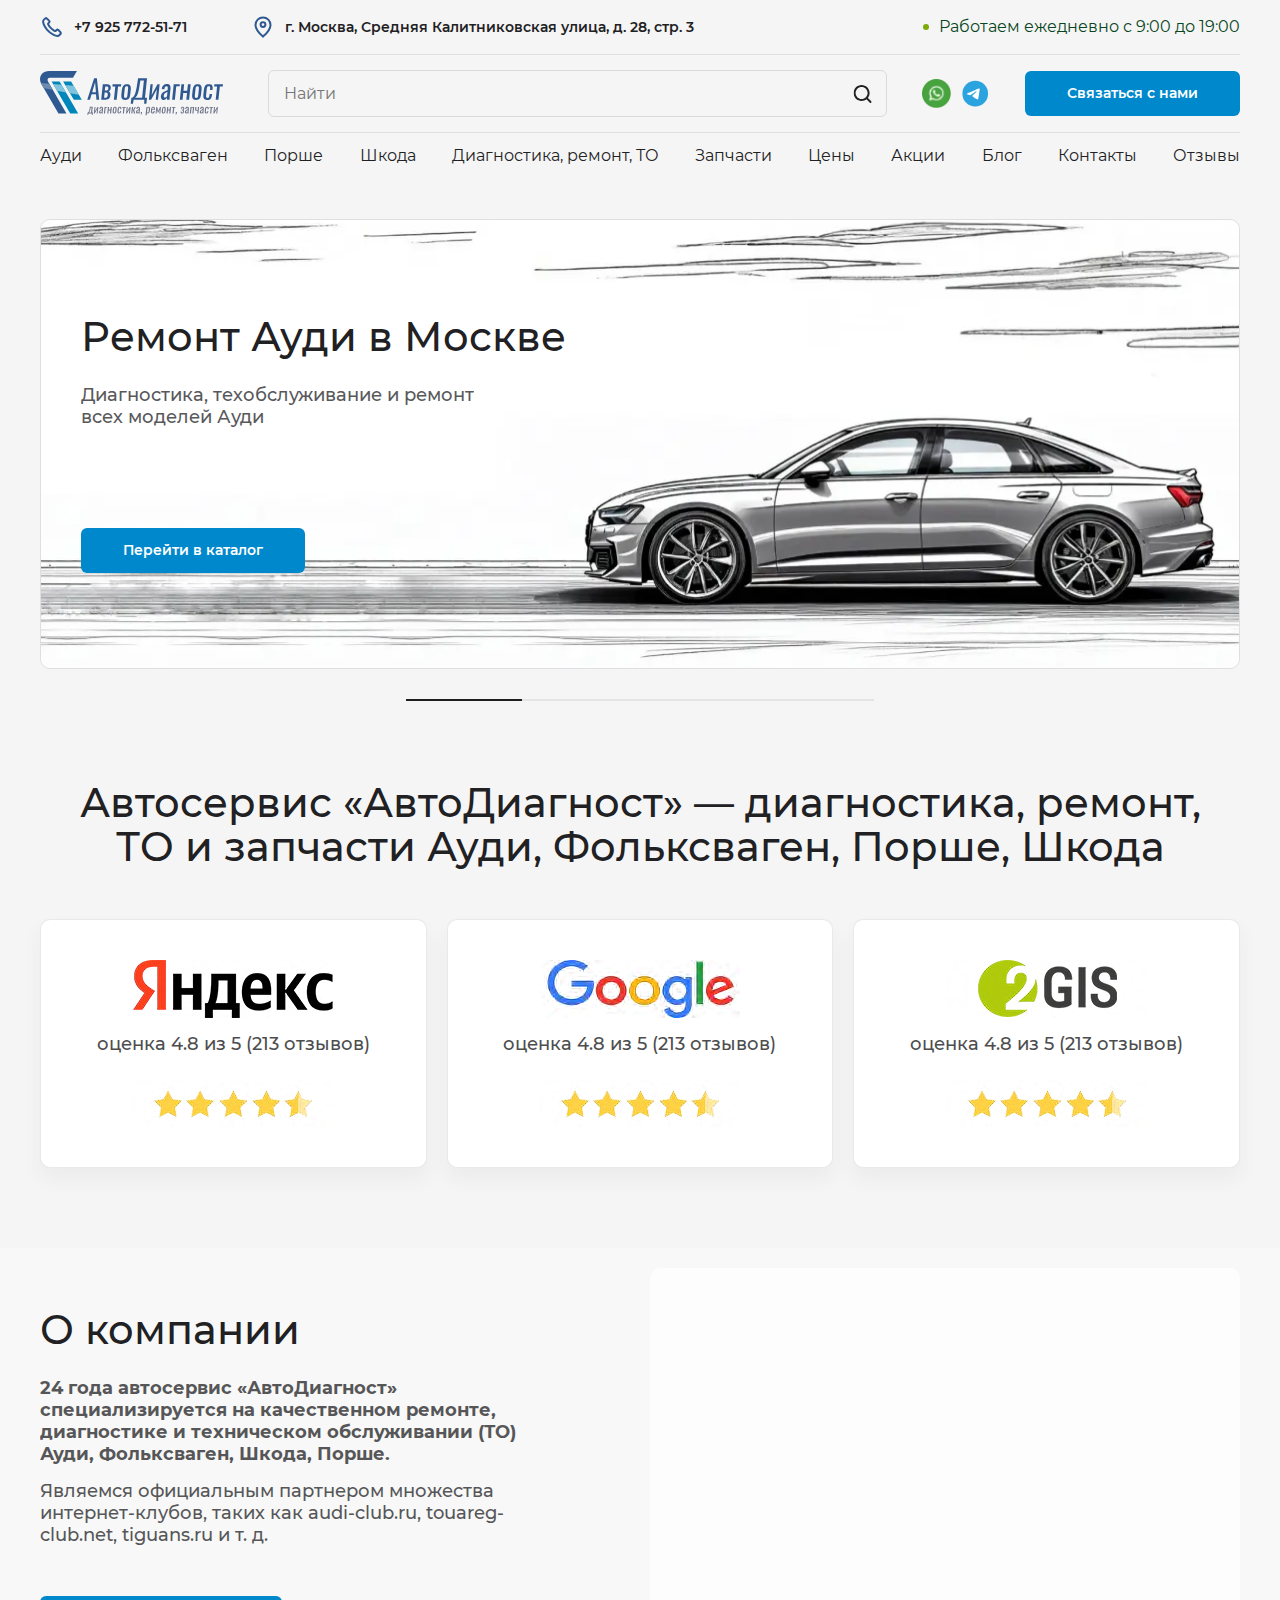
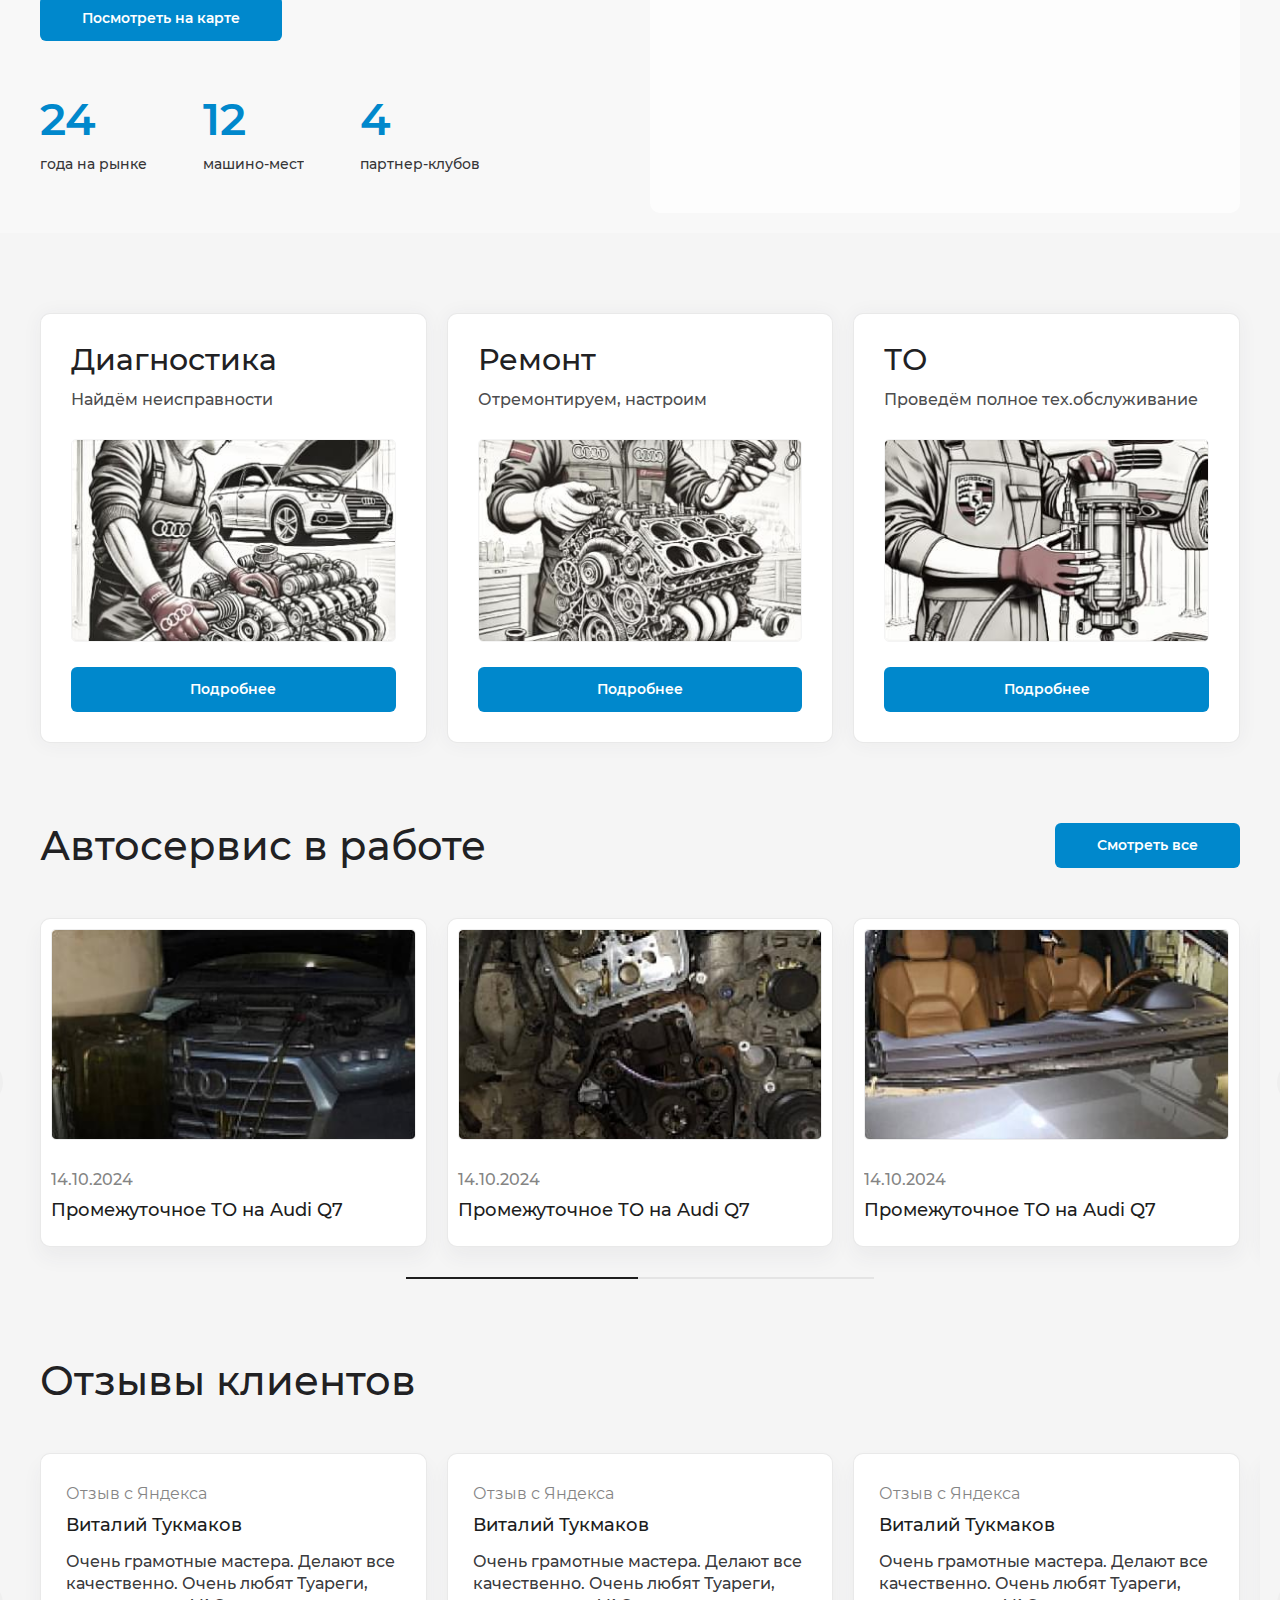
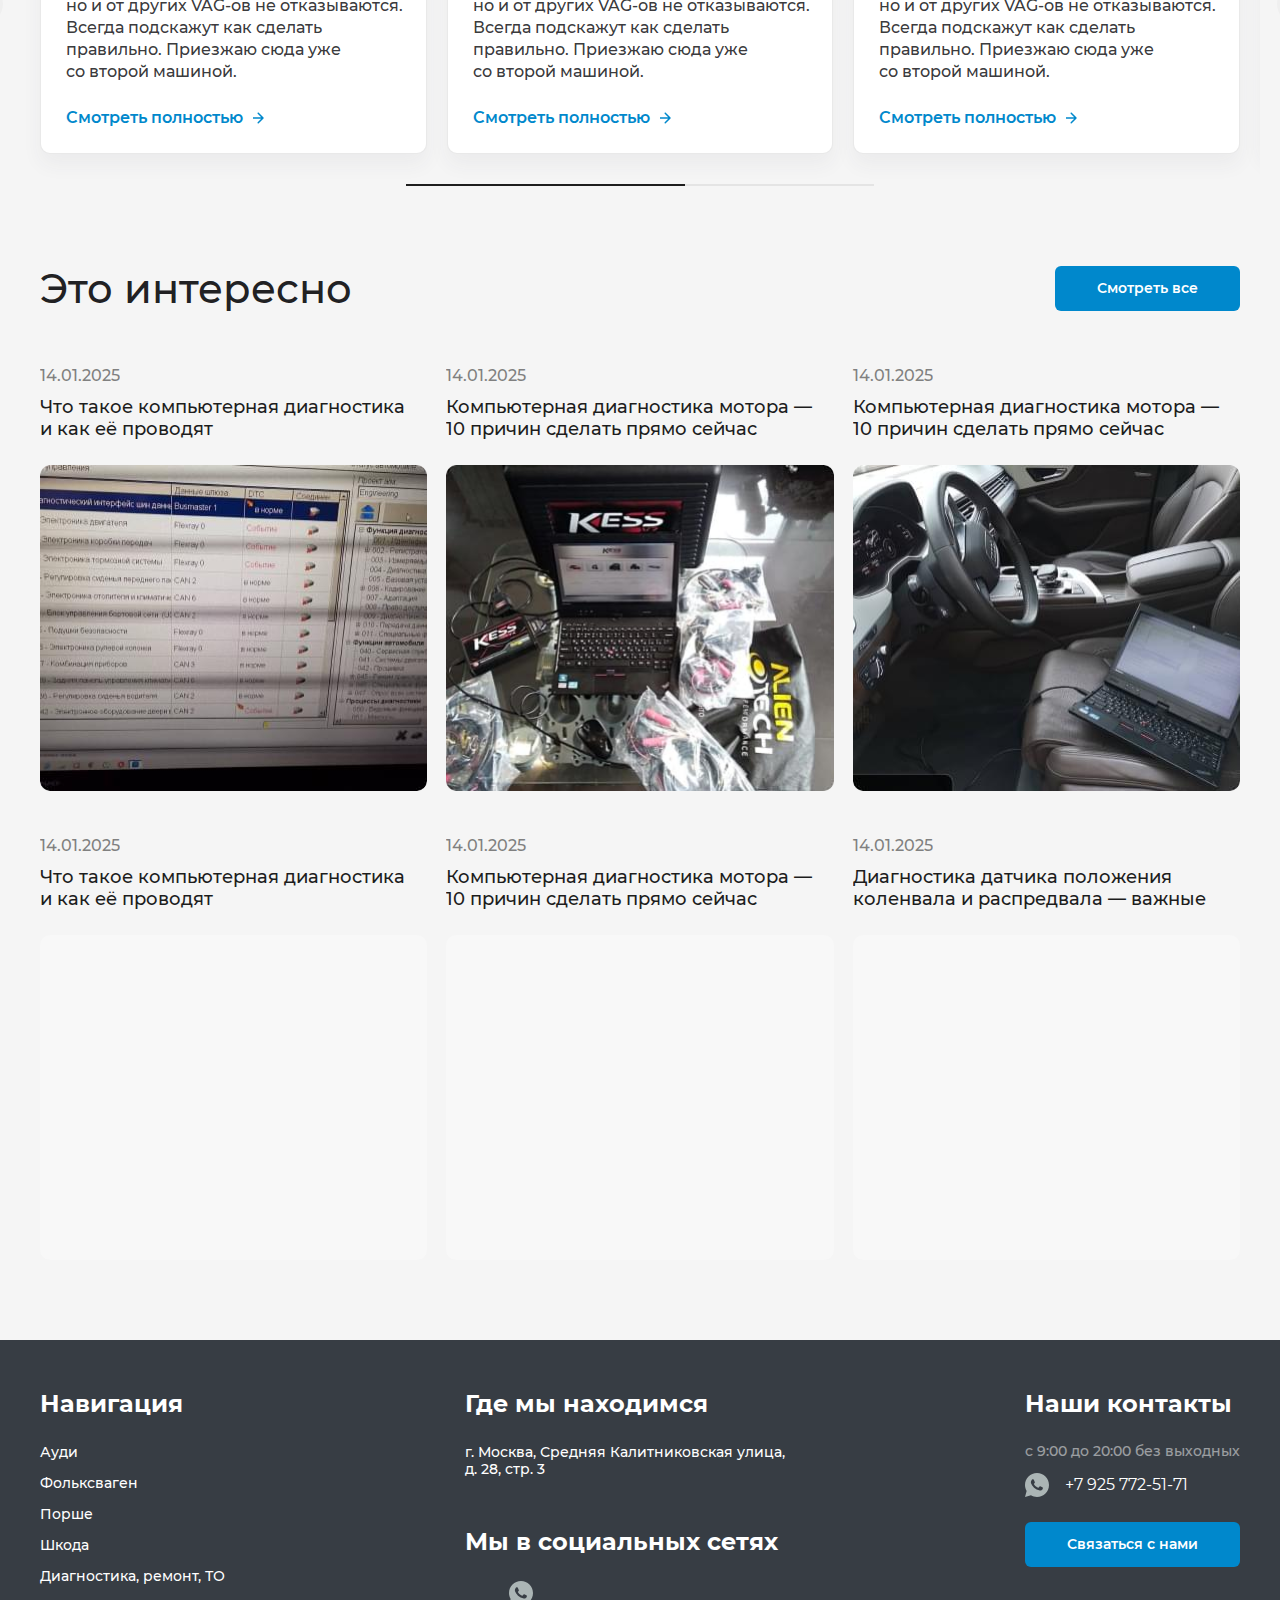
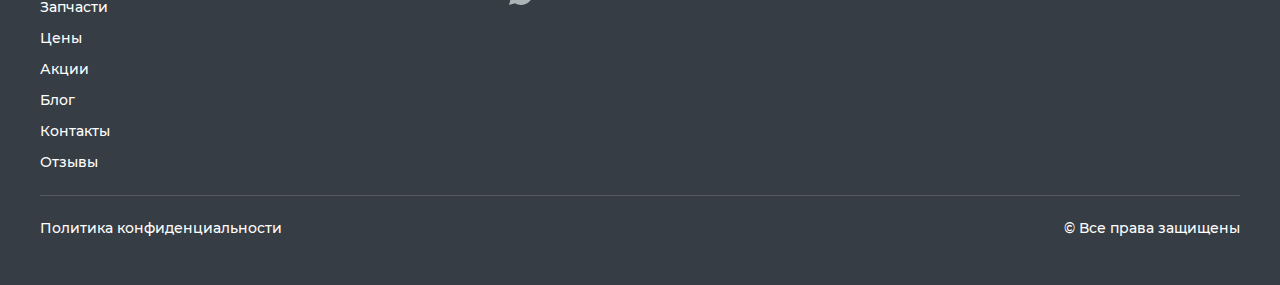
<file: index.html>
<!DOCTYPE html><html lang="ru"><head><title>АвтоДиагност</title><meta charset="UTF-8"><meta name="format-detection" content="telephone=no"><link rel="stylesheet" href="css/style.min.css?_v=20250202162937"><link rel="shortcut icon" href="img/favicon.svg"><meta name="robots" content="noindex, nofollow"><meta name="viewport" content="width=device-width,initial-scale=1,maximum-scale=1"></head><body><div class="wrapper"><header class="header"><div class="top-header"><div class="top-header__container"><div class="top-header__body"><a class="top-header__phone" href="tel:+79257725171">+7 925 772-51-71</a><address class="top-header__address">г. Москва, Средняя Калитниковская улица, д. 28, стр. 3</address><span class="top-header__worktime">Работаем ежедневно с 9:00 до 19:00</span></div></div></div><div class="middle-header"><div class="middle-header__container"><div class="middle-header__body"><a class="middle-header__logo" href=""><img src="img/logo.svg" width="183" height="46" alt="АвтоДиагност логотип"></a><form class="header-search" action="#"><input class="header-search__input input" autocomplete="no" type="text" name="header_search" placeholder="Найти"> <button class="header-search__btn" aria-label="Искать"></button></form><ul class="middle-header__socials" data-da=".menu__body, 991, last"><li class="middle-header__social"><a class="middle-header__link" href="" aria-label="Перейти в ватсап"><picture><source srcset="img/icons/socials/h-whats.webp" type="image/webp"><img src="img/icons/socials/h-whats.png" width="29" height="29" alt=""></picture></a></li><li class="middle-header__social"><a class="middle-header__link" href="" aria-label="Перейти в телеграм"><img src="img/icons/socials/h-tg.svg" width="29" height="29" alt=""></a></li></ul><button class="middle-header__search-btn" aria-label="Открыть поиск"></button> <a class="middle-header__mob-phone" href="tel:+79257725171"></a> <button class="middle-header__btn btn">Связаться с нами</button> <button class="icon-menu" aria-label="Открыть меню"><span></span></button></div></div></div><div class="bottom-header"><div class="bottom-header__container"><div class="menu"><nav class="menu__body"><ul class="menu__list"><li class="menu__item"><a class="menu__link" href="">Ауди</a></li><li class="menu__item"><a class="menu__link" href="">Фольксваген</a></li><li class="menu__item"><a class="menu__link" href="">Порше</a></li><li class="menu__item"><a class="menu__link" href="">Шкода</a></li><li class="menu__item"><a class="menu__link" href="">Диагностика, ремонт, ТО</a></li><li class="menu__item"><a class="menu__link" href="">Запчасти</a></li><li class="menu__item"><a class="menu__link" href="">Цены</a></li><li class="menu__item"><a class="menu__link" href="">Акции</a></li><li class="menu__item"><a class="menu__link" href="">Блог</a></li><li class="menu__item"><a class="menu__link" href="">Контакты</a></li><li class="menu__item"><a class="menu__link" href="">Отзывы</a></li></ul><button class="menu__btn btn">Связаться с нами</button></nav></div></div></div></header><main class="page"><section class="hero"><div class="hero__container"><div class="hero__slider swiper"><div class="hero__wrapper swiper-wrapper"><div class="swiper-slide slide-hero"><picture><source srcset="img/hero/01.webp, img/hero/01@2x.webp 2x" type="image/webp"><img srcset="img/hero/01@2x.jpg 2x" src="img/hero/01.jpg" width="1200" height="450" alt=""></picture><h2 class="slide-hero__title title">Ремонт Ауди в Москве</h2><h3 class="slide-hero__label">Диагностика, техобслуживание и ремонт всех моделей Ауди</h3><a class="slide-hero__btn btn" href="">Перейти в каталог</a></div><div class="swiper-slide slide-hero"><picture><source srcset="img/hero/02.webp, img/hero/02@2x.webp 2x" type="image/webp"><img srcset="img/hero/02@2x.jpg 2x" src="img/hero/02.jpg" width="1200" height="450" alt=""></picture><h2 class="slide-hero__title title">Ремонт Шкода в Москве</h2><h3 class="slide-hero__label">Диагностика, техобслуживание и ремонт всех моделей Skoda</h3><a class="slide-hero__btn btn" href="">Перейти в каталог</a></div><div class="swiper-slide slide-hero"><picture><source srcset="img/hero/03.webp, img/hero/03@2x.webp 2x" type="image/webp"><img srcset="img/hero/03@2x.jpg 2x" src="img/hero/03.jpg" width="1200" height="450" alt=""></picture><h2 class="slide-hero__title title">Ремонт Фольксваген в Москве</h2><h3 class="slide-hero__label">Диагностика, техобслуживание и ремонт всех моделей Фольксваген</h3><a class="slide-hero__btn btn" href="">Перейти в каталог</a></div><div class="swiper-slide slide-hero"><picture><source srcset="img/hero/04.webp, img/hero/04@2x.webp 2x" type="image/webp"><img srcset="img/hero/04@2x.jpg 2x" src="img/hero/04.jpg" width="1200" height="450" alt=""></picture><h2 class="slide-hero__title title">Ремонт Порше в Москве</h2><h3 class="slide-hero__label">Диагностика, техобслуживание и ремонт всех моделей Порше</h3><a class="slide-hero__btn btn" href="">Перейти в каталог</a></div></div></div><div class="swiper-scrollbar-wrapper"><div class="hero__scrollbar swiper-scrollbar"></div></div></div></section><section class="rates"><div class="rates__container"><h1 class="rates__title title">Автосервис «АвтоДиагност» — диагностика, ремонт, ТO и запчасти Ауди, Фольксваген, Порше, Шкода</h1><ul class="rates__cols"><li class="rate"><div class="rate__logo"><img srcset="img/rates/logos/01@2x.png 2x" src="img/rates/logos/01.png" width="200" height="58" loading="lazy" alt="Логотип Яндекс"></div><div class="rate__descr">оценка 4.8 из 5 (213 отзывов)</div><div class="rate__stars"><img srcset="img/rates/stars@2x.png 2x" src="img/rates/stars.png" width="200" height="47" loading="lazy" alt=""></div><a class="rate__link" aria-label="Посмотреть отзывы в Яндекс" href=""></a></li><li class="rate"><div class="rate__logo"><img srcset="img/rates/logos/02@2x.png 2x" src="img/rates/logos/02.png" width="200" height="58" loading="lazy" alt="Логотип Гугл"></div><div class="rate__descr">оценка 4.8 из 5 (213 отзывов)</div><div class="rate__stars"><img srcset="img/rates/stars@2x.png 2x" src="img/rates/stars.png" width="200" height="47" loading="lazy" alt=""></div><a class="rate__link" aria-label="Посмотреть отзывы в Гугл" href=""></a></li><li class="rate"><div class="rate__logo"><img srcset="img/rates/logos/03@2x.png 2x" src="img/rates/logos/03.png" width="200" height="58" loading="lazy" alt="Логотип Дубль Гис"></div><div class="rate__descr">оценка 4.8 из 5 (213 отзывов)</div><div class="rate__stars"><img srcset="img/rates/stars@2x.png 2x" src="img/rates/stars.png" width="200" height="47" loading="lazy" alt=""></div><a class="rate__link" aria-label="Посмотреть отзывы в Дубль гис" href=""></a></li></ul></div></section><section class="about"><div class="about__container"><div class="about__content"><h2 class="about__title title">О компании</h2><div class="about__text"><p><b>24 года автосервис «АвтоДиагност» специализируется на качественном ремонте, диагностике и техническом обслуживании (ТО) Ауди, Фольксваген, Шкода, Порше.</b></p><p>Являемся официальным партнером множества интернет-клубов, таких как audi-club.ru, touareg-club.net, tiguans.ru и т. д.</p></div><a class="about__btn btn" href="">Посмотреть на карте</a><ul class="nums-about"><li class="nums-about__item"><div class="nums-about__label">24</div><div class="nums-about__descr">года на рынке</div></li><li class="nums-about__item"><div class="nums-about__label">12</div><div class="nums-about__descr">машино-мест</div></li><li class="nums-about__item"><div class="nums-about__label">4</div><div class="nums-about__descr">партнер-клубов</div></li></ul></div><div class="about__map" id="about-map"></div></div></section><div class="advantages"><div class="advantages__container"><ul class="advantages__cols"><li class="advantage"><div class="advantage__label">Диагностика</div><div class="advantage__descr">Найдём неисправности</div><div class="advantage__image"><img srcset="img/advantages/01@2x.jpg 2x" src="img/advantages/01.jpg" width="327" height="203" loading="lazy" alt=""></div><a class="advantage__btn btn" href="">Подробнее</a></li><li class="advantage"><div class="advantage__label">Ремонт</div><div class="advantage__descr">Отремонтируем, настроим</div><div class="advantage__image"><img srcset="img/advantages/02@2x.jpg 2x" src="img/advantages/02.jpg" width="327" height="203" loading="lazy" alt=""></div><a class="advantage__btn btn" href="">Подробнее</a></li><li class="advantage"><div class="advantage__label">ТО</div><div class="advantage__descr">Проведём полное тех.обслуживание</div><div class="advantage__image"><img srcset="img/advantages/03@2x.jpg 2x" src="img/advantages/03.jpg" width="327" height="203" loading="lazy" alt=""></div><a class="advantage__btn btn" href="">Подробнее</a></li></ul></div></div><section class="cases"><div class="cases__container"><div class="cases__top"><h2 class="cases__title title">Автосервис в работе</h2><a class="cases__btn btn cases__btn_pc" href="">Смотреть все</a></div><div class="cases__slider-wrapper"><div class="cases__slider swiper"><div class="cases__wrapper swiper-wrapper"><div class="swiper-slide slide-cases"><div class="slide-cases__image"><img srcset="img/cases/01@2x.jpg 2x" src="img/cases/01.jpg" width="367" height="210" loading="lazy" alt="Промежуточное ТО на Audi Q7"></div><span class="slide-cases__date">14.10.2024</span><div class="slide-cases__cap">Промежуточное ТО на Audi Q7</div></div><div class="swiper-slide slide-cases"><div class="slide-cases__image"><img srcset="img/cases/02@2x.jpg 2x" src="img/cases/02.jpg" width="367" height="210" loading="lazy" alt="Промежуточное ТО на Audi Q7"></div><span class="slide-cases__date">14.10.2024</span><div class="slide-cases__cap">Промежуточное ТО на Audi Q7</div></div><div class="swiper-slide slide-cases"><div class="slide-cases__image"><img srcset="img/cases/03@2x.jpg 2x" src="img/cases/03.jpg" width="367" height="210" loading="lazy" alt="Промежуточное ТО на Audi Q7"></div><span class="slide-cases__date">14.10.2024</span><div class="slide-cases__cap">Промежуточное ТО на Audi Q7</div></div><div class="swiper-slide slide-cases"><div class="slide-cases__image"><img srcset="img/cases/01@2x.jpg 2x" src="img/cases/01.jpg" width="367" height="210" loading="lazy" alt="Промежуточное ТО на Audi Q7"></div><span class="slide-cases__date">14.10.2024</span><div class="slide-cases__cap">Промежуточное ТО на Audi Q7</div></div><div class="swiper-slide slide-cases"><div class="slide-cases__image"><img srcset="img/cases/02@2x.jpg 2x" src="img/cases/02.jpg" width="367" height="210" loading="lazy" alt="Промежуточное ТО на Audi Q7"></div><span class="slide-cases__date">14.10.2024</span><div class="slide-cases__cap">Промежуточное ТО на Audi Q7</div></div><div class="swiper-slide slide-cases"><div class="slide-cases__image"><img srcset="img/cases/03@2x.jpg 2x" src="img/cases/03.jpg" width="367" height="210" loading="lazy" alt="Промежуточное ТО на Audi Q7"></div><span class="slide-cases__date">14.10.2024</span><div class="slide-cases__cap">Промежуточное ТО на Audi Q7</div></div></div></div><div class="slider-controls"><button class="slider-controls__btn cases__slider-btn cases__slider-btn_prev slider-controls__btn_prev" aria-label="Перейти к предыдущему слайд"></button> <button class="slider-controls__btn cases__slider-btn cases__slider-btn_next slider-controls__btn_next" aria-label="Перейти к следующему слайд"></button></div></div><div class="swiper-scrollbar-wrapper"><div class="cases__scrollbar swiper-scrollbar"></div></div><div class="cases__btn-wrapper"><a class="cases__btn cases__btn_mob btn" href="">Смотреть все</a></div></div></section><section class="reviews-main"><div class="reviews-main__container"><h2 class="reviews-main__title title">Отзывы клиентов</h2><div class="reviews-main__slider-wrapper"><div class="reviews-main__slider swiper"><div class="reviews-main__wrapper swiper-wrapper"><div class="swiper-slide slide-reviews-main"><span class="slide-reviews-main__descr">Отзыв с Яндекса</span><div class="slide-reviews-main__cap">Виталий Тукмаков</div><p>Очень грамотные мастера. Делают все качественно. Очень любят Туареги, но и от других VAG-ов не отказываются. Всегда подскажут как сделать правильно. Приезжаю сюда уже со второй машиной.</p><a class="slide-reviews-main__link" href="">Смотреть полностью</a></div><div class="swiper-slide slide-reviews-main"><span class="slide-reviews-main__descr">Отзыв с Яндекса</span><div class="slide-reviews-main__cap">Виталий Тукмаков</div><p>Очень грамотные мастера. Делают все качественно. Очень любят Туареги, но и от других VAG-ов не отказываются. Всегда подскажут как сделать правильно. Приезжаю сюда уже со второй машиной.</p><a class="slide-reviews-main__link" href="">Смотреть полностью</a></div><div class="swiper-slide slide-reviews-main"><span class="slide-reviews-main__descr">Отзыв с Яндекса</span><div class="slide-reviews-main__cap">Виталий Тукмаков</div><p>Очень грамотные мастера. Делают все качественно. Очень любят Туареги, но и от других VAG-ов не отказываются. Всегда подскажут как сделать правильно. Приезжаю сюда уже со второй машиной.</p><a class="slide-reviews-main__link" href="">Смотреть полностью</a></div><div class="swiper-slide slide-reviews-main"><span class="slide-reviews-main__descr">Отзыв с Яндекса</span><div class="slide-reviews-main__cap">Виталий Тукмаков</div><p>Очень грамотные мастера. Делают все качественно. Очень любят Туареги, но и от других VAG-ов не отказываются. Всегда подскажут как сделать правильно. Приезжаю сюда уже со второй машиной.</p><a class="slide-reviews-main__link" href="">Смотреть полностью</a></div><div class="swiper-slide slide-reviews-main"><span class="slide-reviews-main__descr">Отзыв с Яндекса</span><div class="slide-reviews-main__cap">Виталий Тукмаков</div><p>Очень грамотные мастера. Делают все качественно. Очень любят Туареги, но и от других VAG-ов не отказываются. Всегда подскажут как сделать правильно. Приезжаю сюда уже со второй машиной.</p><a class="slide-reviews-main__link" href="">Смотреть полностью</a></div></div></div><div class="slider-controls"><button class="slider-controls__btn reviews-main__slider-btn reviews-main__slider-btn_prev slider-controls__btn_prev" aria-label="Перейти к предыдущему слайд"></button> <button class="slider-controls__btn reviews-main__slider-btn reviews-main__slider-btn_next slider-controls__btn_next" aria-label="Перейти к следующему слайд"></button></div></div><div class="swiper-scrollbar-wrapper"><div class="reviews-main__scrollbar swiper-scrollbar"></div></div></div></section><section class="blog-main"><div class="blog-main__container"><div class="blog-main__top"><h2 class="blog-main__title title">Это интересно</h2><a class="blog-main__btn blog-main__btn_pc btn" href="">Смотреть все</a></div><ul class="blog-main__cols"><li class="blog-main-col"><span class="blog-main-col__date">14.01.2025</span><h3 class="blog-main-col__cap"><a href="">Что такое компьютерная диагностика и как её проводят</a></h3><a class="blog-main-col__image" href=""><img srcset="img/blog/01@2x.jpg 2x" src="img/blog/01.jpg" width="387" height="325" loading="lazy" alt="Что такое компьютерная диагностика и как её проводят"></a></li><li class="blog-main-col"><span class="blog-main-col__date">14.01.2025</span><h3 class="blog-main-col__cap"><a href="">Компьютерная диагностика мотора — 10 причин сделать прямо сейчас</a></h3><a class="blog-main-col__image" href=""><img srcset="img/blog/02@2x.jpg 2x" src="img/blog/02.jpg" width="387" height="325" loading="lazy" alt="Компьютерная диагностика мотора - 10 причин сделать прямо сейчас"></a></li><li class="blog-main-col"><span class="blog-main-col__date">14.01.2025</span><h3 class="blog-main-col__cap"><a href="">Компьютерная диагностика мотора — 10 причин сделать прямо сейчас</a></h3><a class="blog-main-col__image" href=""><img srcset="img/blog/03@2x.jpg 2x" src="img/blog/03.jpg" width="387" height="325" loading="lazy" alt="Компьютерная диагностика мотора - 10 причин сделать прямо сейчас"></a></li><li class="blog-main-col"><span class="blog-main-col__date">14.01.2025</span><h3 class="blog-main-col__cap"><a href="">Что такое компьютерная диагностика и как её проводят</a></h3><a class="blog-main-col__image" href=""><img srcset="img/blog/04@2x.jpg 2x" src="img/blog/04.jpg" width="387" height="325" loading="lazy" alt="Что такое компьютерная диагностика и как её проводят"></a></li><li class="blog-main-col"><span class="blog-main-col__date">14.01.2025</span><h3 class="blog-main-col__cap"><a href="">Компьютерная диагностика мотора — 10 причин сделать прямо сейчас</a></h3><a class="blog-main-col__image" href=""><img srcset="img/blog/05@2x.jpg 2x" src="img/blog/05.jpg" width="387" height="325" loading="lazy" alt="Компьютерная диагностика мотора - 10 причин сделать прямо сейчас"></a></li><li class="blog-main-col"><span class="blog-main-col__date">14.01.2025</span><h3 class="blog-main-col__cap"><a href="">Диагностика датчика положения коленвала и распредвала — важные оc…</a></h3><a class="blog-main-col__image" href=""><img srcset="img/blog/06@2x.jpg 2x" src="img/blog/06.jpg" width="387" height="325" loading="lazy" alt="Диагностика датчика положения коленвала и распредвала - важные оc..."></a></li></ul><div class="blog-main__btn-wrapper"><a class="blog-main__btn blog-main__btn_mob btn" href="">Смотреть все</a></div></div></section></main><footer class="footer"><div class="main-footer"><div class="main-footer__container"><div class="nav-footer"><div class="footer__label">Навигация</div><ul class="nav-footer__list"><li class="nav-footer__item"><a class="nav-footer__link" href="">Ауди</a></li><li class="nav-footer__item"><a class="nav-footer__link" href="">Фольксваген</a></li><li class="nav-footer__item"><a class="nav-footer__link" href="">Порше</a></li><li class="nav-footer__item"><a class="nav-footer__link" href="">Шкода</a></li><li class="nav-footer__item"><a class="nav-footer__link" href="">Диагностика, ремонт, ТО</a></li><li class="nav-footer__item"><a class="nav-footer__link" href="">Запчасти</a></li><li class="nav-footer__item"><a class="nav-footer__link" href="">Цены</a></li><li class="nav-footer__item"><a class="nav-footer__link" href="">Акции</a></li><li class="nav-footer__item"><a class="nav-footer__link" href="">Блог</a></li><li class="nav-footer__item"><a class="nav-footer__link" href="">Контакты</a></li><li class="nav-footer__item"><a class="nav-footer__link" href="">Отзывы</a></li></ul></div><div class="middle-footer"><div class="middle-footer__col"><div class="footer__label">Где мы находимся</div><address class="middle-footer__address">г. Москва, Средняя Калитниковская улица, д. 28, стр. 3</address></div><div class="middle-footer__col"><div class="footer__label">Мы в социальных сетях</div><ul class="middle-footer__socials"><li class="middle-footer__social"><a class="middle-footer__link" aria-label="Перейти в Телеграм" href=""><img src="img/icons/socials/tg.svg" width="24" height="24" loading="lazy" alt=""></a></li><li class="middle-footer__social"><a class="middle-footer__link" aria-label="Перейти в Ватсап" href=""><img src="img/icons/socials/whats.svg" width="24" height="24" loading="lazy" alt=""></a></li></ul></div></div><div class="contacts-footer"><div class="footer__label">Наши контакты</div><span class="contacts-footer__descr">с 9:00 до 20:00 без выходных</span> <a class="contacts-footer__phone" href="tel:+79257725171">+7 925 772-51-71</a> <a class="contacts-footer__btn btn" href="">Связаться с нами</a></div></div></div><div class="bottom-footer"><div class="bottom-footer__container"><div class="bottom-footer__body"><a class="bottom-footer__policy" href="" target="_blank">Политика конфиденциальности</a> <small class="bottom-footer__copy">© Все права защищены</small></div></div></div></footer></div><script src="js/app.min.js?_v=20250202162937"></script></body></html>
</file>
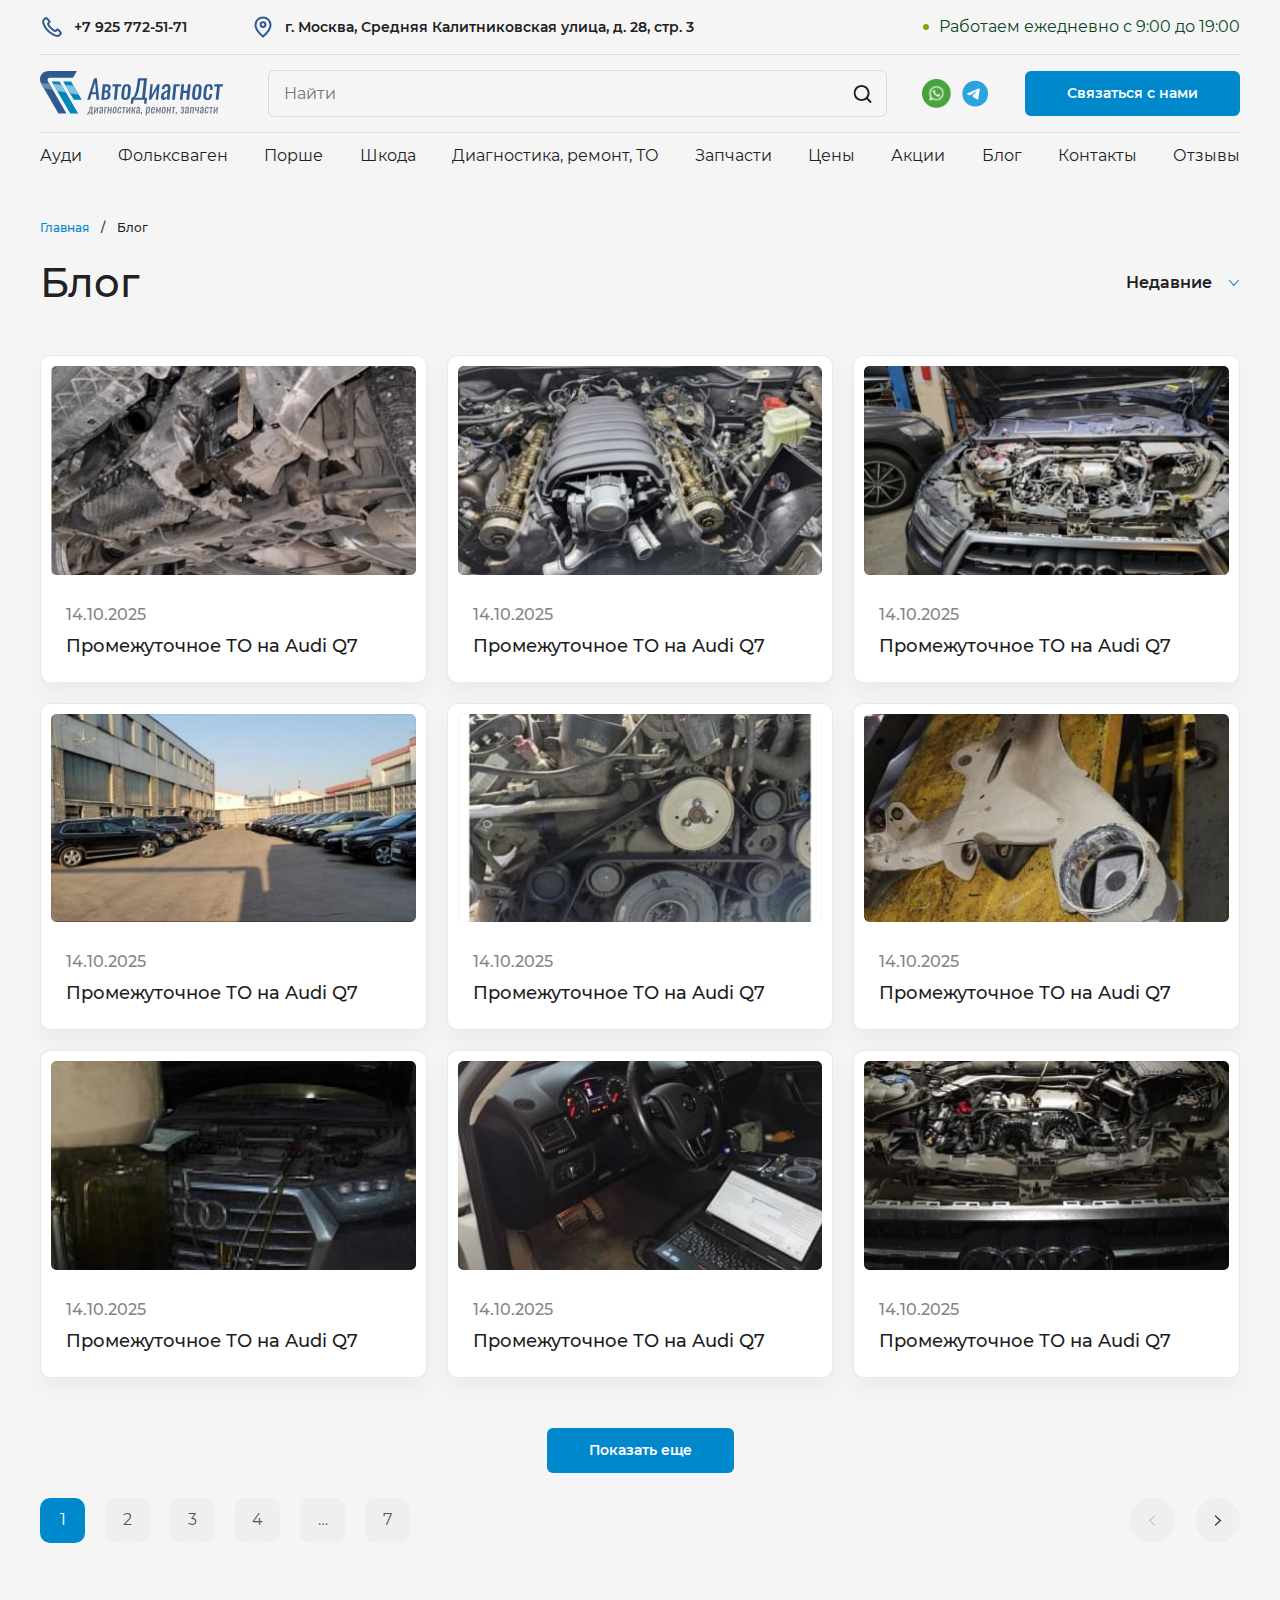
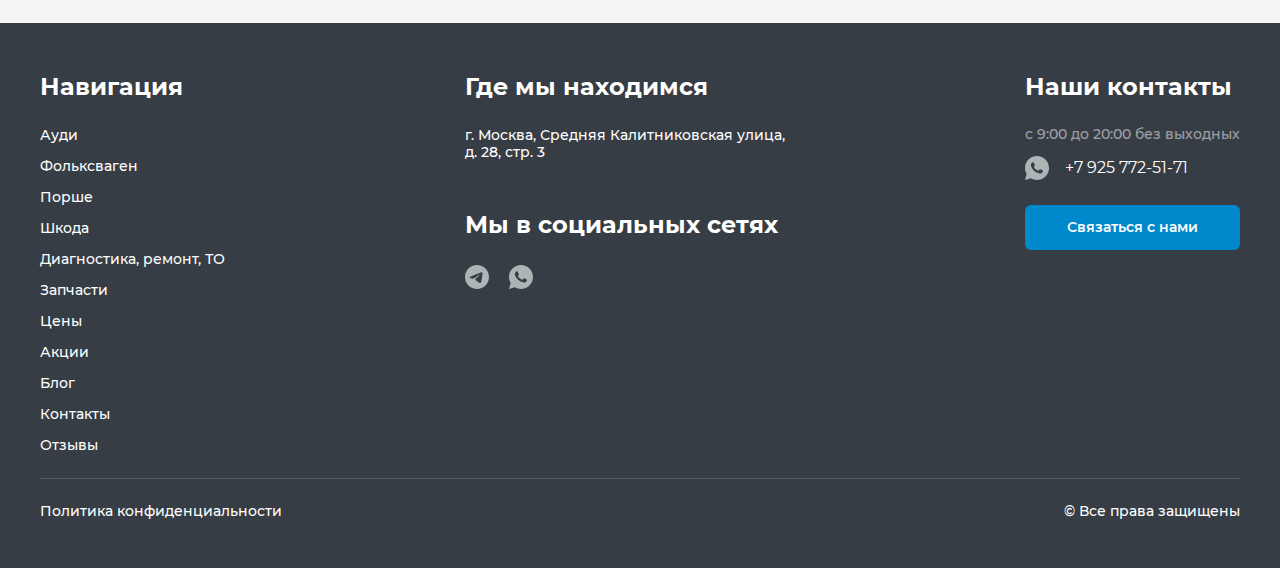
<file: blog.html>
<!DOCTYPE html><html lang="ru"><head><title>Блог</title><meta charset="UTF-8"><meta name="format-detection" content="telephone=no"><link rel="stylesheet" href="css/style.min.css?_v=20250202162937"><link rel="shortcut icon" href="img/favicon.svg"><meta name="robots" content="noindex, nofollow"><meta name="viewport" content="width=device-width,initial-scale=1,maximum-scale=1"></head><body><div class="wrapper"><header class="header"><div class="top-header"><div class="top-header__container"><div class="top-header__body"><a class="top-header__phone" href="tel:+79257725171">+7 925 772-51-71</a><address class="top-header__address">г. Москва, Средняя Калитниковская улица, д. 28, стр. 3</address><span class="top-header__worktime">Работаем ежедневно с 9:00 до 19:00</span></div></div></div><div class="middle-header"><div class="middle-header__container"><div class="middle-header__body"><a class="middle-header__logo" href=""><img src="img/logo.svg" width="183" height="46" alt="АвтоДиагност логотип"></a><form class="header-search" action="#"><input class="header-search__input input" autocomplete="no" type="text" name="header_search" placeholder="Найти"> <button class="header-search__btn" aria-label="Искать"></button></form><ul class="middle-header__socials" data-da=".menu__body, 991, last"><li class="middle-header__social"><a class="middle-header__link" href="" aria-label="Перейти в ватсап"><picture><source srcset="img/icons/socials/h-whats.webp" type="image/webp"><img src="img/icons/socials/h-whats.png" width="29" height="29" alt=""></picture></a></li><li class="middle-header__social"><a class="middle-header__link" href="" aria-label="Перейти в телеграм"><img src="img/icons/socials/h-tg.svg" width="29" height="29" alt=""></a></li></ul><button class="middle-header__search-btn" aria-label="Открыть поиск"></button> <a class="middle-header__mob-phone" href="tel:+79257725171"></a> <button class="middle-header__btn btn">Связаться с нами</button> <button class="icon-menu" aria-label="Открыть меню"><span></span></button></div></div></div><div class="bottom-header"><div class="bottom-header__container"><div class="menu"><nav class="menu__body"><ul class="menu__list"><li class="menu__item"><a class="menu__link" href="">Ауди</a></li><li class="menu__item"><a class="menu__link" href="">Фольксваген</a></li><li class="menu__item"><a class="menu__link" href="">Порше</a></li><li class="menu__item"><a class="menu__link" href="">Шкода</a></li><li class="menu__item"><a class="menu__link" href="">Диагностика, ремонт, ТО</a></li><li class="menu__item"><a class="menu__link" href="">Запчасти</a></li><li class="menu__item"><a class="menu__link" href="">Цены</a></li><li class="menu__item"><a class="menu__link" href="">Акции</a></li><li class="menu__item"><a class="menu__link" href="">Блог</a></li><li class="menu__item"><a class="menu__link" href="">Контакты</a></li><li class="menu__item"><a class="menu__link" href="">Отзывы</a></li></ul><button class="menu__btn btn">Связаться с нами</button></nav></div></div></div></header><main class="page"><section class="reviews blog"><div class="reviews__container"><nav class="breadcrumbs"><ul class="breadcrumbs__list"><li><a class="breadcrumbs__link" href="">Главная</a></li><li><span class="breadcrumbs__item">Блог</span></li></ul></nav><div class="reviews__top"><h1 class="reviews__title title">Блог</h1><div class="sort"><button class="sort__btn">Недавние</button><div class="sub-sort"><button class="sub-sort__btn current">Недавние</button> <button class="sub-sort__btn">Старые</button></div></div></div><ul class="blog__list"><li class="blog-item"><a class="blog-item__image" href=""><img srcset="img/blog/1@2x.jpg 2x" src="img/blog/1.jpg" width="367" height="210" loading="lazy" alt="Промежуточное ТО на Audi Q7"></a><div class="blog-item__bottom"><span class="blog-item__date">14.10.2025</span><div class="blog-item__label"><a href="">Промежуточное ТО на Audi Q7</a></div></div></li><li class="blog-item"><a class="blog-item__image" href=""><img srcset="img/blog/2@2x.jpg 2x" src="img/blog/2.jpg" width="367" height="210" loading="lazy" alt="Промежуточное ТО на Audi Q7"></a><div class="blog-item__bottom"><span class="blog-item__date">14.10.2025</span><div class="blog-item__label"><a href="">Промежуточное ТО на Audi Q7</a></div></div></li><li class="blog-item"><a class="blog-item__image" href=""><img srcset="img/blog/3@2x.jpg 2x" src="img/blog/3.jpg" width="367" height="210" loading="lazy" alt="Промежуточное ТО на Audi Q7"></a><div class="blog-item__bottom"><span class="blog-item__date">14.10.2025</span><div class="blog-item__label"><a href="">Промежуточное ТО на Audi Q7</a></div></div></li><li class="blog-item"><a class="blog-item__image" href=""><img srcset="img/blog/4@2x.jpg 2x" src="img/blog/4.jpg" width="367" height="210" loading="lazy" alt="Промежуточное ТО на Audi Q7"></a><div class="blog-item__bottom"><span class="blog-item__date">14.10.2025</span><div class="blog-item__label"><a href="">Промежуточное ТО на Audi Q7</a></div></div></li><li class="blog-item"><a class="blog-item__image" href=""><img srcset="img/blog/5@2x.jpg 2x" src="img/blog/5.jpg" width="367" height="210" loading="lazy" alt="Промежуточное ТО на Audi Q7"></a><div class="blog-item__bottom"><span class="blog-item__date">14.10.2025</span><div class="blog-item__label"><a href="">Промежуточное ТО на Audi Q7</a></div></div></li><li class="blog-item"><a class="blog-item__image" href=""><img srcset="img/blog/6@2x.jpg 2x" src="img/blog/6.jpg" width="367" height="210" loading="lazy" alt="Промежуточное ТО на Audi Q7"></a><div class="blog-item__bottom"><span class="blog-item__date">14.10.2025</span><div class="blog-item__label"><a href="">Промежуточное ТО на Audi Q7</a></div></div></li><li class="blog-item"><a class="blog-item__image" href=""><img srcset="img/blog/7@2x.jpg 2x" src="img/blog/7.jpg" width="367" height="210" loading="lazy" alt="Промежуточное ТО на Audi Q7"></a><div class="blog-item__bottom"><span class="blog-item__date">14.10.2025</span><div class="blog-item__label"><a href="">Промежуточное ТО на Audi Q7</a></div></div></li><li class="blog-item"><a class="blog-item__image" href=""><img srcset="img/blog/8@2x.jpg 2x" src="img/blog/8.jpg" width="367" height="210" loading="lazy" alt="Промежуточное ТО на Audi Q7"></a><div class="blog-item__bottom"><span class="blog-item__date">14.10.2025</span><div class="blog-item__label"><a href="">Промежуточное ТО на Audi Q7</a></div></div></li><li class="blog-item"><a class="blog-item__image" href=""><img srcset="img/blog/9@2x.jpg 2x" src="img/blog/9.jpg" width="367" height="210" loading="lazy" alt="Промежуточное ТО на Audi Q7"></a><div class="blog-item__bottom"><span class="blog-item__date">14.10.2025</span><div class="blog-item__label"><a href="">Промежуточное ТО на Audi Q7</a></div></div></li></ul><div class="reviews__btn-wrapper"><a class="reviews__btn btn" href="">Показать еще</a></div><div class="pagging"><ul class="pagging__list"><li class="pagging__item"><a class="pagging__link pagging__link_active" href="">1</a></li><li class="pagging__item"><a class="pagging__link" href="">2</a></li><li class="pagging__item"><a class="pagging__link" href="">3</a></li><li class="pagging__item"><a class="pagging__link" href="">4</a></li><li class="pagging__item"><span class="pagging__link" href="">…</span></li><li class="pagging__item"><a class="pagging__link" href="">7</a></li></ul><div class="pagging__btns"><a class="pagging__arrow pagging__arrow_disabled pagging__arrow_prev" href="" aria-label="Перейте к предыдущей странице"></a> <a class="pagging__arrow pagging__arrow_next" href="" aria-label="Перейте к следующей странице"></a></div></div></div></section></main><footer class="footer"><div class="main-footer"><div class="main-footer__container"><div class="nav-footer"><div class="footer__label">Навигация</div><ul class="nav-footer__list"><li class="nav-footer__item"><a class="nav-footer__link" href="">Ауди</a></li><li class="nav-footer__item"><a class="nav-footer__link" href="">Фольксваген</a></li><li class="nav-footer__item"><a class="nav-footer__link" href="">Порше</a></li><li class="nav-footer__item"><a class="nav-footer__link" href="">Шкода</a></li><li class="nav-footer__item"><a class="nav-footer__link" href="">Диагностика, ремонт, ТО</a></li><li class="nav-footer__item"><a class="nav-footer__link" href="">Запчасти</a></li><li class="nav-footer__item"><a class="nav-footer__link" href="">Цены</a></li><li class="nav-footer__item"><a class="nav-footer__link" href="">Акции</a></li><li class="nav-footer__item"><a class="nav-footer__link" href="">Блог</a></li><li class="nav-footer__item"><a class="nav-footer__link" href="">Контакты</a></li><li class="nav-footer__item"><a class="nav-footer__link" href="">Отзывы</a></li></ul></div><div class="middle-footer"><div class="middle-footer__col"><div class="footer__label">Где мы находимся</div><address class="middle-footer__address">г. Москва, Средняя Калитниковская улица, д. 28, стр. 3</address></div><div class="middle-footer__col"><div class="footer__label">Мы в социальных сетях</div><ul class="middle-footer__socials"><li class="middle-footer__social"><a class="middle-footer__link" aria-label="Перейти в Телеграм" href=""><img src="img/icons/socials/tg.svg" width="24" height="24" loading="lazy" alt=""></a></li><li class="middle-footer__social"><a class="middle-footer__link" aria-label="Перейти в Ватсап" href=""><img src="img/icons/socials/whats.svg" width="24" height="24" loading="lazy" alt=""></a></li></ul></div></div><div class="contacts-footer"><div class="footer__label">Наши контакты</div><span class="contacts-footer__descr">с 9:00 до 20:00 без выходных</span> <a class="contacts-footer__phone" href="tel:+79257725171">+7 925 772-51-71</a> <a class="contacts-footer__btn btn" href="">Связаться с нами</a></div></div></div><div class="bottom-footer"><div class="bottom-footer__container"><div class="bottom-footer__body"><a class="bottom-footer__policy" href="" target="_blank">Политика конфиденциальности</a> <small class="bottom-footer__copy">© Все права защищены</small></div></div></div></footer></div><script src="js/app.min.js?_v=20250202162937"></script></body></html>
</file>
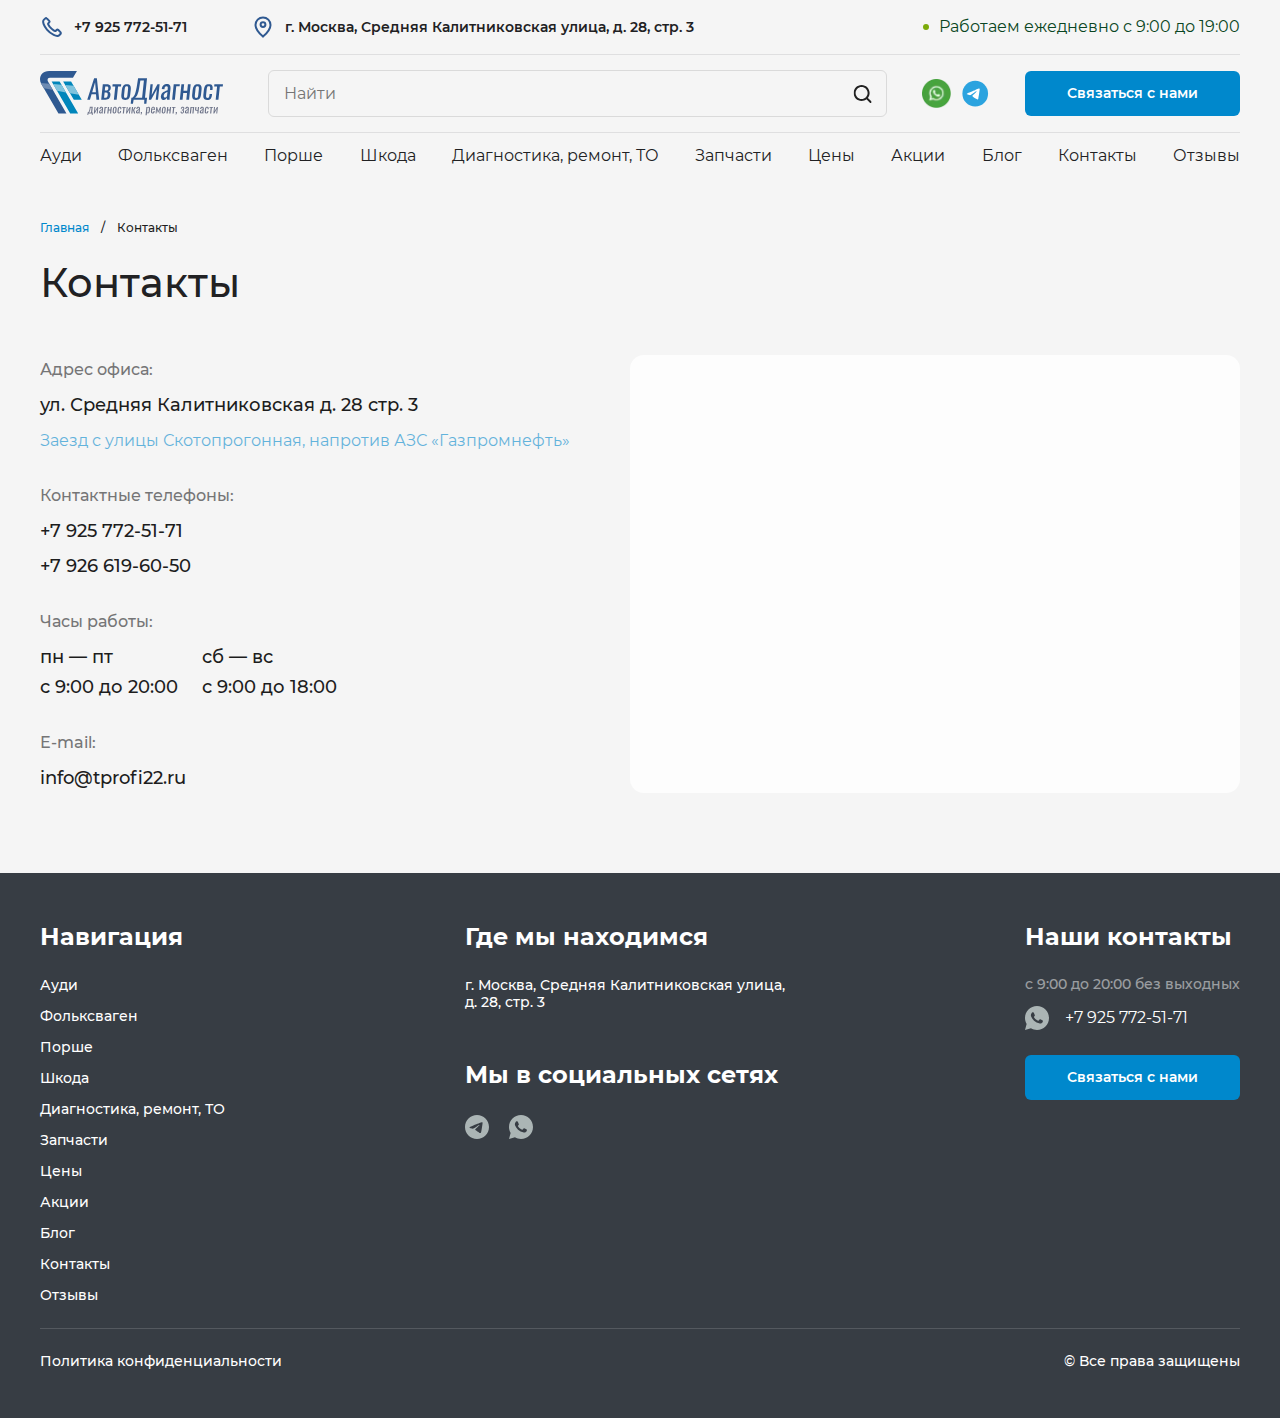
<file: contacts.html>
<!DOCTYPE html><html lang="ru"><head><title>Контакты</title><meta charset="UTF-8"><meta name="format-detection" content="telephone=no"><link rel="stylesheet" href="css/style.min.css?_v=20250202162937"><link rel="shortcut icon" href="img/favicon.svg"><meta name="robots" content="noindex, nofollow"><meta name="viewport" content="width=device-width,initial-scale=1,maximum-scale=1"></head><body><div class="wrapper"><header class="header"><div class="top-header"><div class="top-header__container"><div class="top-header__body"><a class="top-header__phone" href="tel:+79257725171">+7 925 772-51-71</a><address class="top-header__address">г. Москва, Средняя Калитниковская улица, д. 28, стр. 3</address><span class="top-header__worktime">Работаем ежедневно с 9:00 до 19:00</span></div></div></div><div class="middle-header"><div class="middle-header__container"><div class="middle-header__body"><a class="middle-header__logo" href=""><img src="img/logo.svg" width="183" height="46" alt="АвтоДиагност логотип"></a><form class="header-search" action="#"><input class="header-search__input input" autocomplete="no" type="text" name="header_search" placeholder="Найти"> <button class="header-search__btn" aria-label="Искать"></button></form><ul class="middle-header__socials" data-da=".menu__body, 991, last"><li class="middle-header__social"><a class="middle-header__link" href="" aria-label="Перейти в ватсап"><picture><source srcset="img/icons/socials/h-whats.webp" type="image/webp"><img src="img/icons/socials/h-whats.png" width="29" height="29" alt=""></picture></a></li><li class="middle-header__social"><a class="middle-header__link" href="" aria-label="Перейти в телеграм"><img src="img/icons/socials/h-tg.svg" width="29" height="29" alt=""></a></li></ul><button class="middle-header__search-btn" aria-label="Открыть поиск"></button> <a class="middle-header__mob-phone" href="tel:+79257725171"></a> <button class="middle-header__btn btn">Связаться с нами</button> <button class="icon-menu" aria-label="Открыть меню"><span></span></button></div></div></div><div class="bottom-header"><div class="bottom-header__container"><div class="menu"><nav class="menu__body"><ul class="menu__list"><li class="menu__item"><a class="menu__link" href="">Ауди</a></li><li class="menu__item"><a class="menu__link" href="">Фольксваген</a></li><li class="menu__item"><a class="menu__link" href="">Порше</a></li><li class="menu__item"><a class="menu__link" href="">Шкода</a></li><li class="menu__item"><a class="menu__link" href="">Диагностика, ремонт, ТО</a></li><li class="menu__item"><a class="menu__link" href="">Запчасти</a></li><li class="menu__item"><a class="menu__link" href="">Цены</a></li><li class="menu__item"><a class="menu__link" href="">Акции</a></li><li class="menu__item"><a class="menu__link" href="">Блог</a></li><li class="menu__item"><a class="menu__link" href="">Контакты</a></li><li class="menu__item"><a class="menu__link" href="">Отзывы</a></li></ul><button class="menu__btn btn">Связаться с нами</button></nav></div></div></div></header><main class="page"><section class="contacts"><div class="contacts__container"><nav class="breadcrumbs"><ul class="breadcrumbs__list"><li><a class="breadcrumbs__link" href="">Главная</a></li><li><span class="breadcrumbs__item">Контакты</span></li></ul></nav><h1 class="contacts__title title">Контакты</h1><div class="contacts__body"><div class="contacts__content"><div class="contacts__cols"><div class="col-contacts"><div class="col-contacts__cap">Адрес офиса:</div><address class="col-contacts__address">ул. Средняя Калитниковская д. 28 стр. 3</address><div class="col-contacts__descr">Заезд с улицы Скотопрогонная, напротив АЗС «Газпромнефть»</div></div><div class="col-contacts"><div class="col-contacts__cap">Контактные телефоны:</div><a class="col-contacts__link" href="tel:+79257725171">+7 925 772-51-71</a> <a class="col-contacts__link" href="tel:+79266196050">+7 926 619-60-50</a></div><div class="col-contacts"><div class="col-contacts__cap">Часы работы:</div><div class="col-contacts__work-times"><div class="col-contacts__work-time">пн — пт <br>с 9:00 до 20:00</div><div class="col-contacts__work-time">сб — вс <br>с 9:00 до 18:00</div></div></div><div class="col-contacts"><div class="col-contacts__cap">E-mail:</div><a class="col-contacts__link" href="mailto:info@tprofi22.ru">info@tprofi22.ru</a></div></div></div><div class="contacts__map" id="contacts-map"></div></div></div></section></main><footer class="footer"><div class="main-footer"><div class="main-footer__container"><div class="nav-footer"><div class="footer__label">Навигация</div><ul class="nav-footer__list"><li class="nav-footer__item"><a class="nav-footer__link" href="">Ауди</a></li><li class="nav-footer__item"><a class="nav-footer__link" href="">Фольксваген</a></li><li class="nav-footer__item"><a class="nav-footer__link" href="">Порше</a></li><li class="nav-footer__item"><a class="nav-footer__link" href="">Шкода</a></li><li class="nav-footer__item"><a class="nav-footer__link" href="">Диагностика, ремонт, ТО</a></li><li class="nav-footer__item"><a class="nav-footer__link" href="">Запчасти</a></li><li class="nav-footer__item"><a class="nav-footer__link" href="">Цены</a></li><li class="nav-footer__item"><a class="nav-footer__link" href="">Акции</a></li><li class="nav-footer__item"><a class="nav-footer__link" href="">Блог</a></li><li class="nav-footer__item"><a class="nav-footer__link" href="">Контакты</a></li><li class="nav-footer__item"><a class="nav-footer__link" href="">Отзывы</a></li></ul></div><div class="middle-footer"><div class="middle-footer__col"><div class="footer__label">Где мы находимся</div><address class="middle-footer__address">г. Москва, Средняя Калитниковская улица, д. 28, стр. 3</address></div><div class="middle-footer__col"><div class="footer__label">Мы в социальных сетях</div><ul class="middle-footer__socials"><li class="middle-footer__social"><a class="middle-footer__link" aria-label="Перейти в Телеграм" href=""><img src="img/icons/socials/tg.svg" width="24" height="24" loading="lazy" alt=""></a></li><li class="middle-footer__social"><a class="middle-footer__link" aria-label="Перейти в Ватсап" href=""><img src="img/icons/socials/whats.svg" width="24" height="24" loading="lazy" alt=""></a></li></ul></div></div><div class="contacts-footer"><div class="footer__label">Наши контакты</div><span class="contacts-footer__descr">с 9:00 до 20:00 без выходных</span> <a class="contacts-footer__phone" href="tel:+79257725171">+7 925 772-51-71</a> <a class="contacts-footer__btn btn" href="">Связаться с нами</a></div></div></div><div class="bottom-footer"><div class="bottom-footer__container"><div class="bottom-footer__body"><a class="bottom-footer__policy" href="" target="_blank">Политика конфиденциальности</a> <small class="bottom-footer__copy">© Все права защищены</small></div></div></div></footer></div><script src="js/app.min.js?_v=20250202162937"></script></body></html>
</file>
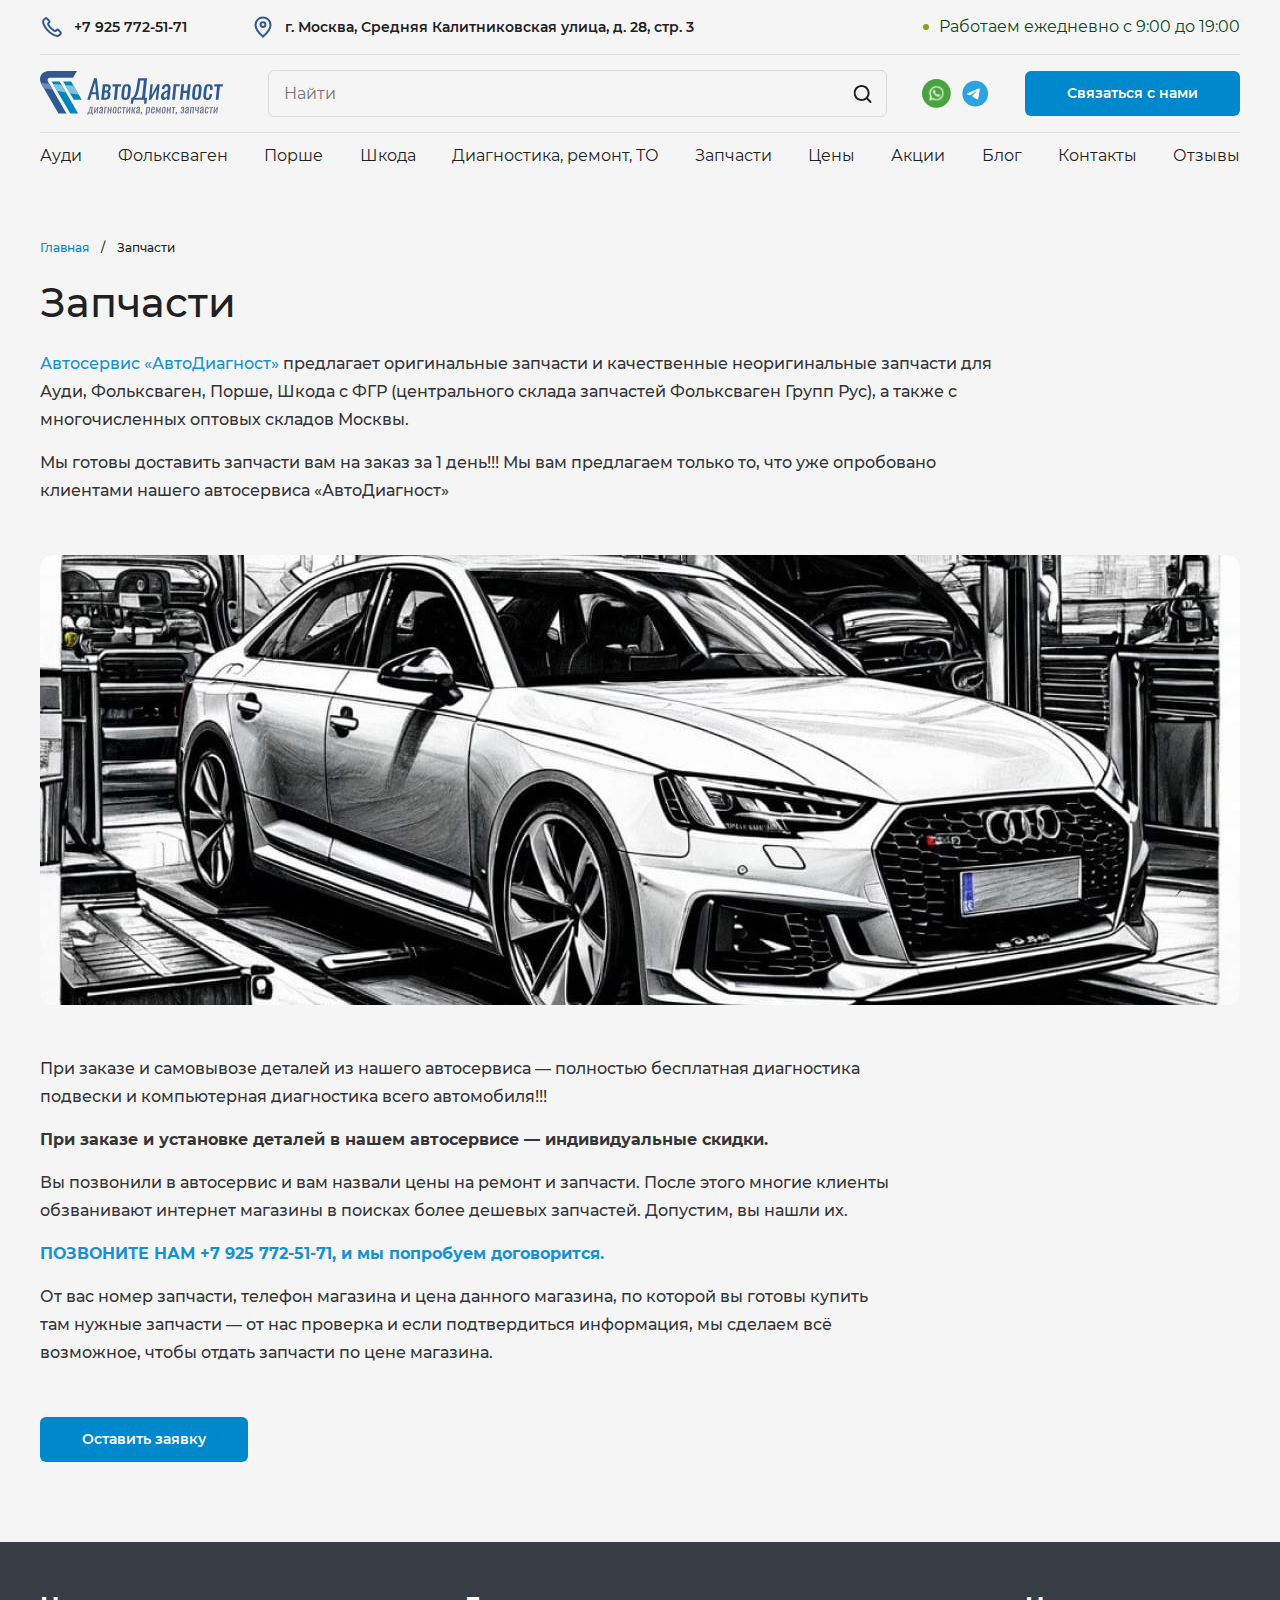
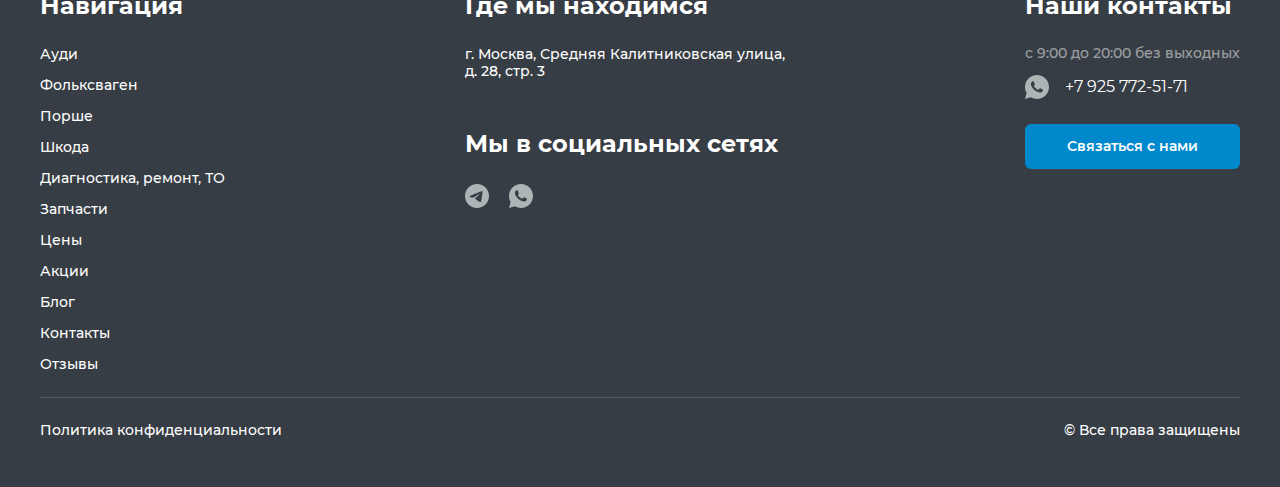
<file: details.html>
<!DOCTYPE html><html lang="ru"><head><title>Запчасти</title><meta charset="UTF-8"><meta name="format-detection" content="telephone=no"><link rel="stylesheet" href="css/style.min.css?_v=20250202162937"><link rel="shortcut icon" href="img/favicon.svg"><meta name="robots" content="noindex, nofollow"><meta name="viewport" content="width=device-width,initial-scale=1,maximum-scale=1"></head><body><div class="wrapper"><header class="header"><div class="top-header"><div class="top-header__container"><div class="top-header__body"><a class="top-header__phone" href="tel:+79257725171">+7 925 772-51-71</a><address class="top-header__address">г. Москва, Средняя Калитниковская улица, д. 28, стр. 3</address><span class="top-header__worktime">Работаем ежедневно с 9:00 до 19:00</span></div></div></div><div class="middle-header"><div class="middle-header__container"><div class="middle-header__body"><a class="middle-header__logo" href=""><img src="img/logo.svg" width="183" height="46" alt="АвтоДиагност логотип"></a><form class="header-search" action="#"><input class="header-search__input input" autocomplete="no" type="text" name="header_search" placeholder="Найти"> <button class="header-search__btn" aria-label="Искать"></button></form><ul class="middle-header__socials" data-da=".menu__body, 991, last"><li class="middle-header__social"><a class="middle-header__link" href="" aria-label="Перейти в ватсап"><picture><source srcset="img/icons/socials/h-whats.webp" type="image/webp"><img src="img/icons/socials/h-whats.png" width="29" height="29" alt=""></picture></a></li><li class="middle-header__social"><a class="middle-header__link" href="" aria-label="Перейти в телеграм"><img src="img/icons/socials/h-tg.svg" width="29" height="29" alt=""></a></li></ul><button class="middle-header__search-btn" aria-label="Открыть поиск"></button> <a class="middle-header__mob-phone" href="tel:+79257725171"></a> <button class="middle-header__btn btn">Связаться с нами</button> <button class="icon-menu" aria-label="Открыть меню"><span></span></button></div></div></div><div class="bottom-header"><div class="bottom-header__container"><div class="menu"><nav class="menu__body"><ul class="menu__list"><li class="menu__item"><a class="menu__link" href="">Ауди</a></li><li class="menu__item"><a class="menu__link" href="">Фольксваген</a></li><li class="menu__item"><a class="menu__link" href="">Порше</a></li><li class="menu__item"><a class="menu__link" href="">Шкода</a></li><li class="menu__item"><a class="menu__link" href="">Диагностика, ремонт, ТО</a></li><li class="menu__item"><a class="menu__link" href="">Запчасти</a></li><li class="menu__item"><a class="menu__link" href="">Цены</a></li><li class="menu__item"><a class="menu__link" href="">Акции</a></li><li class="menu__item"><a class="menu__link" href="">Блог</a></li><li class="menu__item"><a class="menu__link" href="">Контакты</a></li><li class="menu__item"><a class="menu__link" href="">Отзывы</a></li></ul><button class="menu__btn btn">Связаться с нами</button></nav></div></div></div></header><main class="page"><section class="prices details"><div class="prices__container"><nav class="breadcrumbs"><ul class="breadcrumbs__list"><li><a class="breadcrumbs__link" href="">Главная</a></li><li><span class="breadcrumbs__item">Запчасти</span></li></ul></nav><h1 class="prices__title title">Запчасти</h1><div class="prices__content details__content"><p><span>Автосервис «АвтоДиагност»</span> предлагает оригинальные запчасти и качественные неоригинальные запчасти для Ауди, Фольксваген, Порше, Шкода с ФГР (центрального склада запчастей Фольксваген Групп Рус), а также с многочисленных оптовых складов Москвы.</p><p>Мы готовы доставить запчасти вам на заказ за 1 день!!! Мы вам предлагаем только то, что уже опробовано клиентами нашего автосервиса «АвтоДиагност»</p></div><img srcset="img/prices/01@2x.jpg 2x" src="img/prices/01.jpg" width="1200" height="450" l;loading="lazy" alt=""><div class="prices__content"><p>При заказе и самовывозе деталей из нашего автосервиса — полностью бесплатная диагностика подвески и компьютерная диагностика всего автомобиля!!!</p><p><b>При заказе и установке деталей в нашем автосервисе — индивидуальные скидки.</b></p><p>Вы позвонили в автосервис и вам назвали цены на ремонт и запчасти. После этого многие клиенты  обзванивают интернет магазины в поисках более дешевых запчастей. Допустим, вы нашли их.</p><p><span><b>ПОЗВОНИТЕ НАМ <a href="tel:+79257725171">+7 925 772-51-71</a>, и мы попробуем договорится.</b></span></p><p>От вас номер запчасти, телефон магазина и цена данного магазина, по которой вы готовы купить там нужные запчасти — от нас проверка и если подтвердиться информация, мы сделаем всё возможное, чтобы отдать запчасти по цене магазина.</p></div><a class="prices__btn btn" href="">Оставить заявку</a></div></section></main><footer class="footer"><div class="main-footer"><div class="main-footer__container"><div class="nav-footer"><div class="footer__label">Навигация</div><ul class="nav-footer__list"><li class="nav-footer__item"><a class="nav-footer__link" href="">Ауди</a></li><li class="nav-footer__item"><a class="nav-footer__link" href="">Фольксваген</a></li><li class="nav-footer__item"><a class="nav-footer__link" href="">Порше</a></li><li class="nav-footer__item"><a class="nav-footer__link" href="">Шкода</a></li><li class="nav-footer__item"><a class="nav-footer__link" href="">Диагностика, ремонт, ТО</a></li><li class="nav-footer__item"><a class="nav-footer__link" href="">Запчасти</a></li><li class="nav-footer__item"><a class="nav-footer__link" href="">Цены</a></li><li class="nav-footer__item"><a class="nav-footer__link" href="">Акции</a></li><li class="nav-footer__item"><a class="nav-footer__link" href="">Блог</a></li><li class="nav-footer__item"><a class="nav-footer__link" href="">Контакты</a></li><li class="nav-footer__item"><a class="nav-footer__link" href="">Отзывы</a></li></ul></div><div class="middle-footer"><div class="middle-footer__col"><div class="footer__label">Где мы находимся</div><address class="middle-footer__address">г. Москва, Средняя Калитниковская улица, д. 28, стр. 3</address></div><div class="middle-footer__col"><div class="footer__label">Мы в социальных сетях</div><ul class="middle-footer__socials"><li class="middle-footer__social"><a class="middle-footer__link" aria-label="Перейти в Телеграм" href=""><img src="img/icons/socials/tg.svg" width="24" height="24" loading="lazy" alt=""></a></li><li class="middle-footer__social"><a class="middle-footer__link" aria-label="Перейти в Ватсап" href=""><img src="img/icons/socials/whats.svg" width="24" height="24" loading="lazy" alt=""></a></li></ul></div></div><div class="contacts-footer"><div class="footer__label">Наши контакты</div><span class="contacts-footer__descr">с 9:00 до 20:00 без выходных</span> <a class="contacts-footer__phone" href="tel:+79257725171">+7 925 772-51-71</a> <a class="contacts-footer__btn btn" href="">Связаться с нами</a></div></div></div><div class="bottom-footer"><div class="bottom-footer__container"><div class="bottom-footer__body"><a class="bottom-footer__policy" href="" target="_blank">Политика конфиденциальности</a> <small class="bottom-footer__copy">© Все права защищены</small></div></div></div></footer></div><script src="js/app.min.js?_v=20250202162937"></script></body></html>
</file>
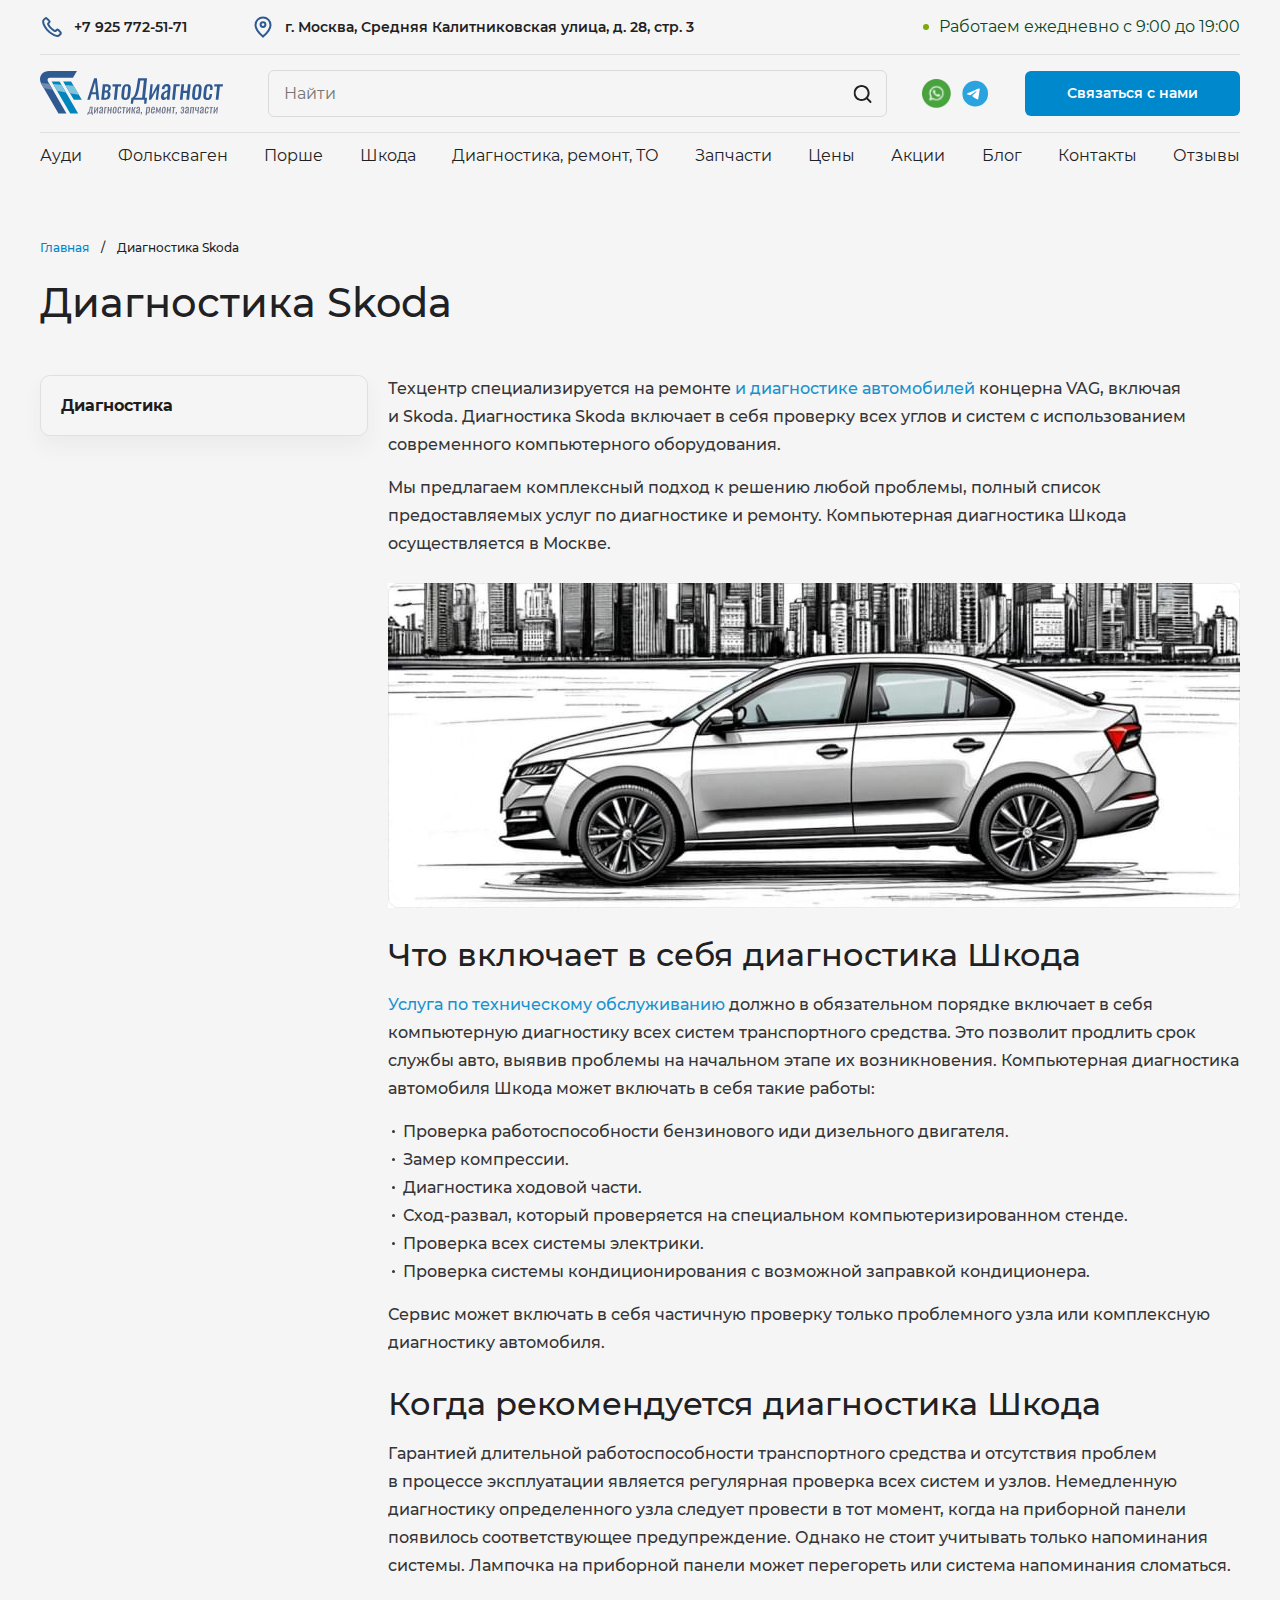
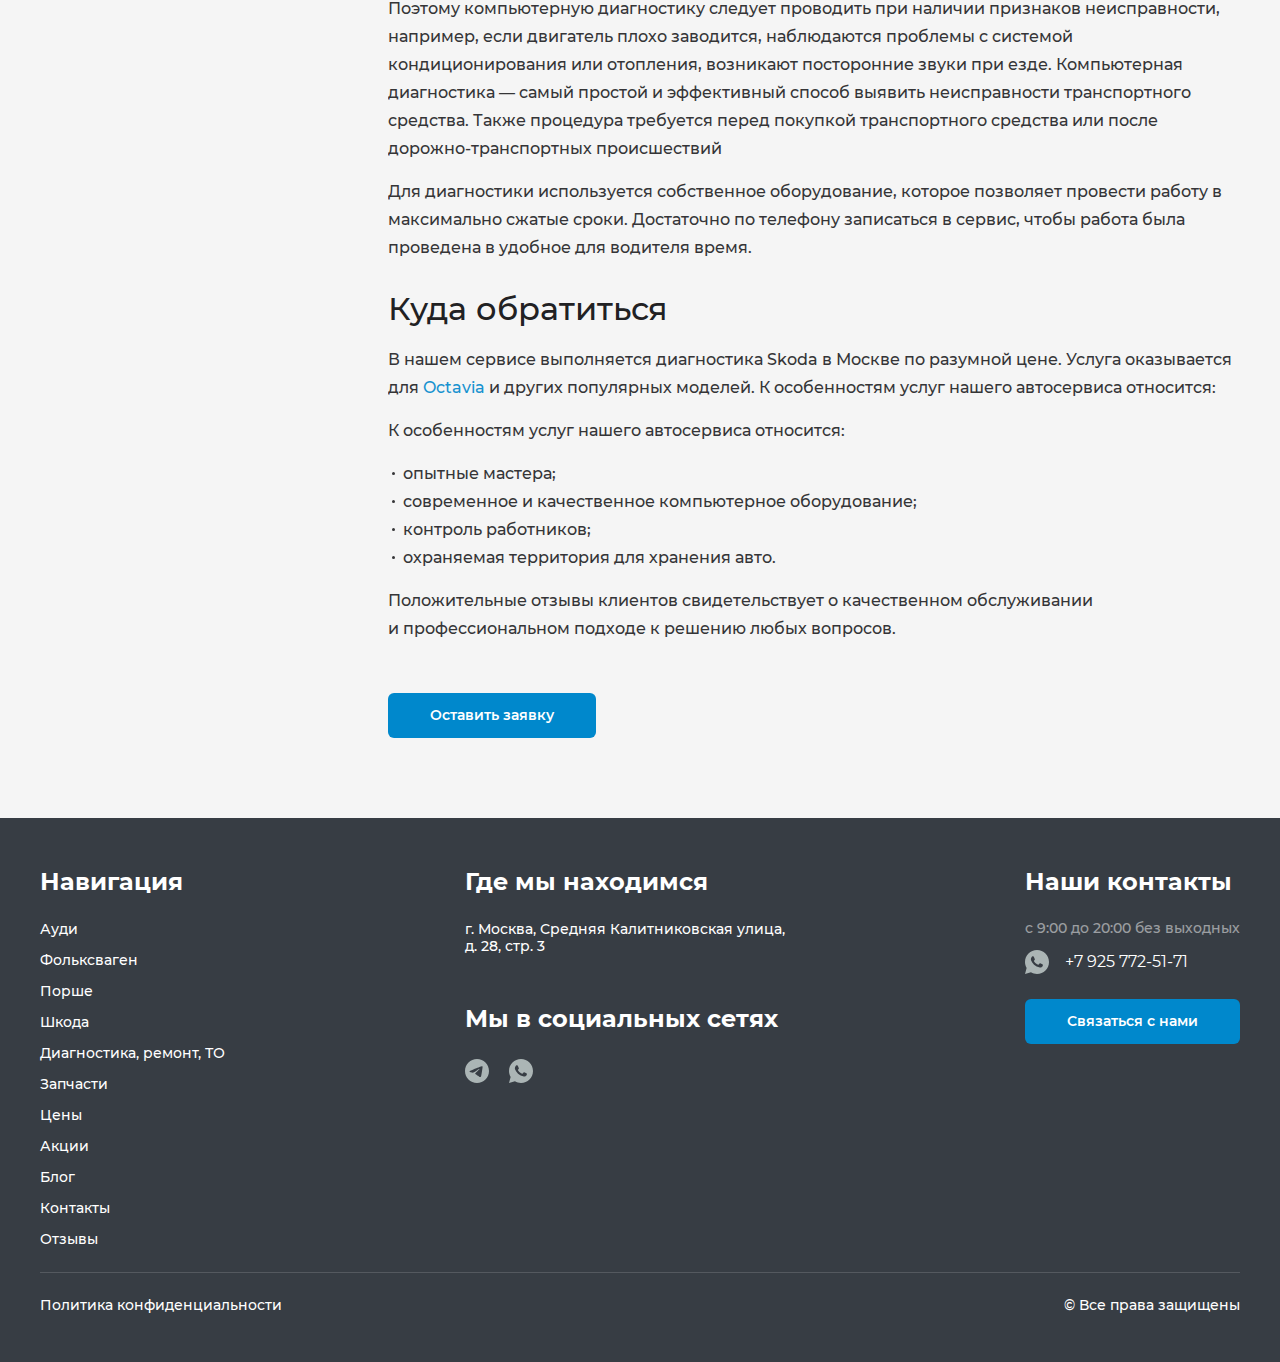
<file: diagnostics-car.html>
<!DOCTYPE html><html lang="ru"><head><title>Диагностика Skoda</title><meta charset="UTF-8"><meta name="format-detection" content="telephone=no"><link rel="stylesheet" href="css/style.min.css?_v=20250202162937"><link rel="shortcut icon" href="img/favicon.svg"><meta name="robots" content="noindex, nofollow"><meta name="viewport" content="width=device-width,initial-scale=1,maximum-scale=1"></head><body><div class="wrapper"><header class="header"><div class="top-header"><div class="top-header__container"><div class="top-header__body"><a class="top-header__phone" href="tel:+79257725171">+7 925 772-51-71</a><address class="top-header__address">г. Москва, Средняя Калитниковская улица, д. 28, стр. 3</address><span class="top-header__worktime">Работаем ежедневно с 9:00 до 19:00</span></div></div></div><div class="middle-header"><div class="middle-header__container"><div class="middle-header__body"><a class="middle-header__logo" href=""><img src="img/logo.svg" width="183" height="46" alt="АвтоДиагност логотип"></a><form class="header-search" action="#"><input class="header-search__input input" autocomplete="no" type="text" name="header_search" placeholder="Найти"> <button class="header-search__btn" aria-label="Искать"></button></form><ul class="middle-header__socials" data-da=".menu__body, 991, last"><li class="middle-header__social"><a class="middle-header__link" href="" aria-label="Перейти в ватсап"><picture><source srcset="img/icons/socials/h-whats.webp" type="image/webp"><img src="img/icons/socials/h-whats.png" width="29" height="29" alt=""></picture></a></li><li class="middle-header__social"><a class="middle-header__link" href="" aria-label="Перейти в телеграм"><img src="img/icons/socials/h-tg.svg" width="29" height="29" alt=""></a></li></ul><button class="middle-header__search-btn" aria-label="Открыть поиск"></button> <a class="middle-header__mob-phone" href="tel:+79257725171"></a> <button class="middle-header__btn btn">Связаться с нами</button> <button class="icon-menu" aria-label="Открыть меню"><span></span></button></div></div></div><div class="bottom-header"><div class="bottom-header__container"><div class="menu"><nav class="menu__body"><ul class="menu__list"><li class="menu__item"><a class="menu__link" href="">Ауди</a></li><li class="menu__item"><a class="menu__link" href="">Фольксваген</a></li><li class="menu__item"><a class="menu__link" href="">Порше</a></li><li class="menu__item"><a class="menu__link" href="">Шкода</a></li><li class="menu__item"><a class="menu__link" href="">Диагностика, ремонт, ТО</a></li><li class="menu__item"><a class="menu__link" href="">Запчасти</a></li><li class="menu__item"><a class="menu__link" href="">Цены</a></li><li class="menu__item"><a class="menu__link" href="">Акции</a></li><li class="menu__item"><a class="menu__link" href="">Блог</a></li><li class="menu__item"><a class="menu__link" href="">Контакты</a></li><li class="menu__item"><a class="menu__link" href="">Отзывы</a></li></ul><button class="menu__btn btn">Связаться с нами</button></nav></div></div></div></header><main class="page"><section class="diagn"><div class="diagn__container"><nav class="breadcrumbs"><ul class="breadcrumbs__list"><li><a class="breadcrumbs__link" href="">Главная</a></li><li><span class="breadcrumbs__item">Диагностика Skoda</span></li></ul></nav><h1 class="diagn__title title">Диагностика Skoda</h1><div class="diagn__body"><aside class="diagn-aside"><div class="diagn-aside__spollers"><div class="diagn-aside__spoller"><div class="diagn-aside__label">Диагностика</div></div></div></aside><div class="diagn__right"><div class="diagn__content"><div class="diagn__text"><p>Техцентр специализируется на ремонте <span>и диагностике автомобилей</span> концерна VAG, включая и Skoda. Диагностика Skoda включает в себя проверку всех углов и систем с использованием современного компьютерного оборудования.</p><p>Мы предлагаем комплексный подход к решению любой проблемы, полный список предоставляемых услуг по диагностике и ремонту. Компьютерная диагностика Шкода осуществляется в Москве.</p></div><img srcset="img/cases/content/03@2x.jpg 2x" src="img/cases/content/03.jpg" width="852" height="325" loading="lazy" alt=""><div class="diagn__text"><h3>Что включает в себя диагностика Шкода</h3><p><span>Услуга по техническому обслуживанию</span> должно в обязательном порядке включает в себя компьютерную диагностику всех систем транспортного средства. Это позволит продлить срок службы авто, выявив проблемы на начальном этапе их возникновения. Компьютерная диагностика автомобиля Шкода может включать в себя такие работы:</p><ul><li>Проверка работоспособности бензинового иди дизельного двигателя.</li><li>Замер компрессии.</li><li>Диагностика ходовой части.</li><li>Сход-развал, который проверяется на специальном компьютеризированном стенде.</li><li>Проверка всех системы электрики.</li><li>Проверка системы кондиционирования с возможной заправкой кондиционера.</li></ul><p>Сервис может включать в себя частичную проверку только проблемного узла или комплексную диагностику автомобиля.</p></div><div class="diagn__text"><h3>Когда рекомендуется диагностика Шкода</h3><p>Гарантией длительной работоспособности транспортного средства и отсутствия проблем в процессе эксплуатации является регулярная проверка всех систем и узлов. Немедленную диагностику определенного узла следует провести в тот момент, когда на приборной панели появилось соответствующее предупреждение. Однако не стоит учитывать только напоминания системы. Лампочка на приборной панели может перегореть или система напоминания сломаться.</p><p>Поэтому компьютерную диагностику следует проводить при наличии признаков неисправности, например, если двигатель плохо заводится, наблюдаются проблемы с системой кондиционирования или отопления, возникают посторонние звуки при езде. Компьютерная диагностика — самый простой и эффективный способ выявить неисправности транспортного средства. Также процедура требуется перед покупкой транспортного средства или после дорожно-транспортных происшествий</p><p>Для диагностики используется собственное оборудование, которое позволяет провести работу в максимально сжатые сроки. Достаточно по телефону записаться в сервис, чтобы работа была проведена в удобное для водителя время.</p></div><div class="diagn__text"><h3>Куда обратиться</h3><p>В нашем сервисе выполняется диагностика Skoda в Москве по разумной цене. Услуга оказывается для <span>Octavia</span> и других популярных моделей. К особенностям услуг нашего автосервиса относится:</p><p>К особенностям услуг нашего автосервиса относится:</p><ul><li>опытные мастера;</li><li>современное и качественное компьютерное оборудование;</li><li>контроль работников;</li><li>охраняемая территория для хранения авто.</li></ul><p>Положительные отзывы клиентов свидетельствует о качественном обслуживании и профессиональном подходе к решению любых вопросов.</p></div></div><a class="diagn__btn btn" href="">Оставить заявку</a></div></div></div></section></main><footer class="footer"><div class="main-footer"><div class="main-footer__container"><div class="nav-footer"><div class="footer__label">Навигация</div><ul class="nav-footer__list"><li class="nav-footer__item"><a class="nav-footer__link" href="">Ауди</a></li><li class="nav-footer__item"><a class="nav-footer__link" href="">Фольксваген</a></li><li class="nav-footer__item"><a class="nav-footer__link" href="">Порше</a></li><li class="nav-footer__item"><a class="nav-footer__link" href="">Шкода</a></li><li class="nav-footer__item"><a class="nav-footer__link" href="">Диагностика, ремонт, ТО</a></li><li class="nav-footer__item"><a class="nav-footer__link" href="">Запчасти</a></li><li class="nav-footer__item"><a class="nav-footer__link" href="">Цены</a></li><li class="nav-footer__item"><a class="nav-footer__link" href="">Акции</a></li><li class="nav-footer__item"><a class="nav-footer__link" href="">Блог</a></li><li class="nav-footer__item"><a class="nav-footer__link" href="">Контакты</a></li><li class="nav-footer__item"><a class="nav-footer__link" href="">Отзывы</a></li></ul></div><div class="middle-footer"><div class="middle-footer__col"><div class="footer__label">Где мы находимся</div><address class="middle-footer__address">г. Москва, Средняя Калитниковская улица, д. 28, стр. 3</address></div><div class="middle-footer__col"><div class="footer__label">Мы в социальных сетях</div><ul class="middle-footer__socials"><li class="middle-footer__social"><a class="middle-footer__link" aria-label="Перейти в Телеграм" href=""><img src="img/icons/socials/tg.svg" width="24" height="24" loading="lazy" alt=""></a></li><li class="middle-footer__social"><a class="middle-footer__link" aria-label="Перейти в Ватсап" href=""><img src="img/icons/socials/whats.svg" width="24" height="24" loading="lazy" alt=""></a></li></ul></div></div><div class="contacts-footer"><div class="footer__label">Наши контакты</div><span class="contacts-footer__descr">с 9:00 до 20:00 без выходных</span> <a class="contacts-footer__phone" href="tel:+79257725171">+7 925 772-51-71</a> <a class="contacts-footer__btn btn" href="">Связаться с нами</a></div></div></div><div class="bottom-footer"><div class="bottom-footer__container"><div class="bottom-footer__body"><a class="bottom-footer__policy" href="" target="_blank">Политика конфиденциальности</a> <small class="bottom-footer__copy">© Все права защищены</small></div></div></div></footer></div><script src="js/app.min.js?_v=20250202162937"></script></body></html>
</file>
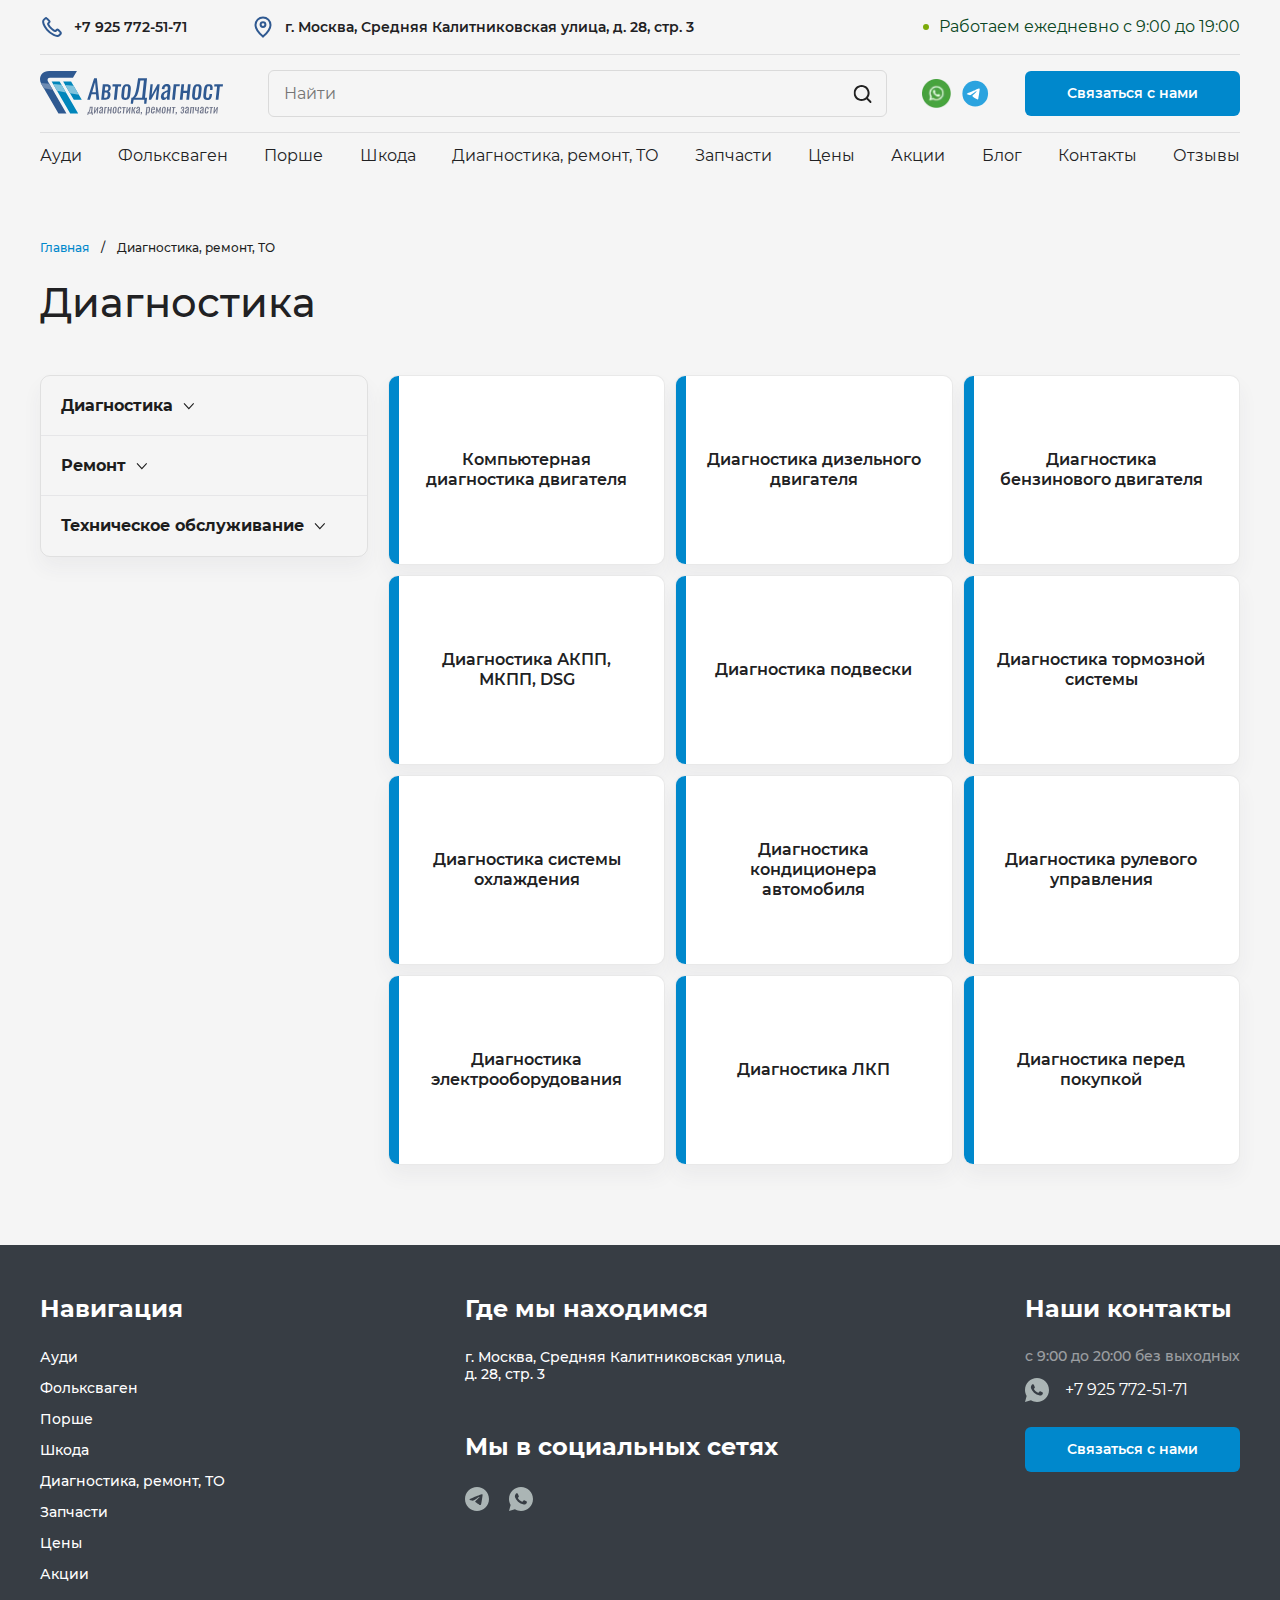
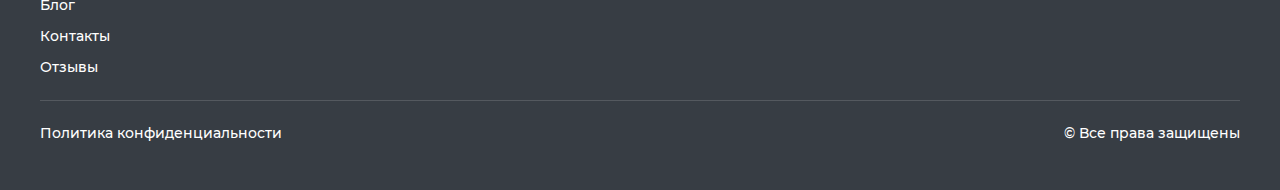
<file: diagnostics-catalog.html>
<!DOCTYPE html><html lang="ru"><head><title>Диагностика, ремонт, ТО</title><meta charset="UTF-8"><meta name="format-detection" content="telephone=no"><link rel="stylesheet" href="css/style.min.css?_v=20250202162937"><link rel="shortcut icon" href="img/favicon.svg"><meta name="robots" content="noindex, nofollow"><meta name="viewport" content="width=device-width,initial-scale=1,maximum-scale=1"></head><body><div class="wrapper"><header class="header"><div class="top-header"><div class="top-header__container"><div class="top-header__body"><a class="top-header__phone" href="tel:+79257725171">+7 925 772-51-71</a><address class="top-header__address">г. Москва, Средняя Калитниковская улица, д. 28, стр. 3</address><span class="top-header__worktime">Работаем ежедневно с 9:00 до 19:00</span></div></div></div><div class="middle-header"><div class="middle-header__container"><div class="middle-header__body"><a class="middle-header__logo" href=""><img src="img/logo.svg" width="183" height="46" alt="АвтоДиагност логотип"></a><form class="header-search" action="#"><input class="header-search__input input" autocomplete="no" type="text" name="header_search" placeholder="Найти"> <button class="header-search__btn" aria-label="Искать"></button></form><ul class="middle-header__socials" data-da=".menu__body, 991, last"><li class="middle-header__social"><a class="middle-header__link" href="" aria-label="Перейти в ватсап"><picture><source srcset="img/icons/socials/h-whats.webp" type="image/webp"><img src="img/icons/socials/h-whats.png" width="29" height="29" alt=""></picture></a></li><li class="middle-header__social"><a class="middle-header__link" href="" aria-label="Перейти в телеграм"><img src="img/icons/socials/h-tg.svg" width="29" height="29" alt=""></a></li></ul><button class="middle-header__search-btn" aria-label="Открыть поиск"></button> <a class="middle-header__mob-phone" href="tel:+79257725171"></a> <button class="middle-header__btn btn">Связаться с нами</button> <button class="icon-menu" aria-label="Открыть меню"><span></span></button></div></div></div><div class="bottom-header"><div class="bottom-header__container"><div class="menu"><nav class="menu__body"><ul class="menu__list"><li class="menu__item"><a class="menu__link" href="">Ауди</a></li><li class="menu__item"><a class="menu__link" href="">Фольксваген</a></li><li class="menu__item"><a class="menu__link" href="">Порше</a></li><li class="menu__item"><a class="menu__link" href="">Шкода</a></li><li class="menu__item"><a class="menu__link" href="">Диагностика, ремонт, ТО</a></li><li class="menu__item"><a class="menu__link" href="">Запчасти</a></li><li class="menu__item"><a class="menu__link" href="">Цены</a></li><li class="menu__item"><a class="menu__link" href="">Акции</a></li><li class="menu__item"><a class="menu__link" href="">Блог</a></li><li class="menu__item"><a class="menu__link" href="">Контакты</a></li><li class="menu__item"><a class="menu__link" href="">Отзывы</a></li></ul><button class="menu__btn btn">Связаться с нами</button></nav></div></div></div></header><main class="page"><section class="diagn"><div class="diagn__container"><nav class="breadcrumbs"><ul class="breadcrumbs__list"><li><a class="breadcrumbs__link" href="">Главная</a></li><li><span class="breadcrumbs__item">Диагностика, ремонт, ТО</span></li></ul></nav><h1 class="diagn__title title">Диагностика</h1><div class="diagn__body"><aside class="diagn-aside"><div class="diagn-aside__spollers" data-spollers><div class="diagn-aside__spoller"><button class="diagn-aside__title" data-spoller>Диагностика</button><div class="diagn-aside__body"><ul class="diagn-aside__list"><li class="diagn-aside__item"><a class="diagn-aside__link" href="">Компьютерная диагностика двигателя</a></li><li class="diagn-aside__item"><a class="diagn-aside__link" href="">Диагностика дизельного двигателя</a></li><li class="diagn-aside__item"><a class="diagn-aside__link" href="">Диагностика бензинового двигателя</a></li><li class="diagn-aside__item"><a class="diagn-aside__link" href="">Диагностика АКПП, МКПП, DSG</a></li><li class="diagn-aside__item"><a class="diagn-aside__link" href="">Диагностика подвески</a></li><li class="diagn-aside__item"><a class="diagn-aside__link" href="">Диагностика тормозной системы</a></li><li class="diagn-aside__item"><a class="diagn-aside__link" href="">Диагностика системы охлаждения</a></li><li class="diagn-aside__item"><a class="diagn-aside__link" href="">Диагностика рулевого управления</a></li><li class="diagn-aside__item"><a class="diagn-aside__link" href="">Диагностика электрооборудования</a></li><li class="diagn-aside__item"><a class="diagn-aside__link" href="">Диагностика ЛКП</a></li><li class="diagn-aside__item"><a class="diagn-aside__link" href="">Диагностика перед покупкой</a></li></ul></div></div><div class="diagn-aside__spoller"><button class="diagn-aside__title" data-spoller>Ремонт</button><div class="diagn-aside__body"><ul class="diagn-aside__list"><li class="diagn-aside__item"><a class="diagn-aside__link" href="">Компьютерная диагностика двигателя</a></li><li class="diagn-aside__item"><a class="diagn-aside__link" href="">Диагностика дизельного двигателя</a></li><li class="diagn-aside__item"><a class="diagn-aside__link" href="">Диагностика бензинового двигателя</a></li><li class="diagn-aside__item"><a class="diagn-aside__link" href="">Диагностика АКПП, МКПП, DSG</a></li><li class="diagn-aside__item"><a class="diagn-aside__link" href="">Диагностика подвески</a></li><li class="diagn-aside__item"><a class="diagn-aside__link" href="">Диагностика тормозной системы</a></li><li class="diagn-aside__item"><a class="diagn-aside__link" href="">Диагностика системы охлаждения</a></li><li class="diagn-aside__item"><a class="diagn-aside__link" href="">Диагностика рулевого управления</a></li><li class="diagn-aside__item"><a class="diagn-aside__link" href="">Диагностика электрооборудования</a></li><li class="diagn-aside__item"><a class="diagn-aside__link" href="">Диагностика ЛКП</a></li><li class="diagn-aside__item"><a class="diagn-aside__link" href="">Диагностика перед покупкой</a></li></ul></div></div><div class="diagn-aside__spoller"><button class="diagn-aside__title" data-spoller>Техническое обслуживание</button><div class="diagn-aside__body"><ul class="diagn-aside__list"><li class="diagn-aside__item"><a class="diagn-aside__link" href="">Компьютерная диагностика двигателя</a></li><li class="diagn-aside__item"><a class="diagn-aside__link" href="">Диагностика дизельного двигателя</a></li><li class="diagn-aside__item"><a class="diagn-aside__link" href="">Диагностика бензинового двигателя</a></li><li class="diagn-aside__item"><a class="diagn-aside__link" href="">Диагностика АКПП, МКПП, DSG</a></li><li class="diagn-aside__item"><a class="diagn-aside__link" href="">Диагностика подвески</a></li><li class="diagn-aside__item"><a class="diagn-aside__link" href="">Диагностика тормозной системы</a></li><li class="diagn-aside__item"><a class="diagn-aside__link" href="">Диагностика системы охлаждения</a></li><li class="diagn-aside__item"><a class="diagn-aside__link" href="">Диагностика рулевого управления</a></li><li class="diagn-aside__item"><a class="diagn-aside__link" href="">Диагностика электрооборудования</a></li><li class="diagn-aside__item"><a class="diagn-aside__link" href="">Диагностика ЛКП</a></li><li class="diagn-aside__item"><a class="diagn-aside__link" href="">Диагностика перед покупкой</a></li></ul></div></div></div></aside><ul class="diagn__items"><li class="item-diagn"><a class="item-diagn__link" href=""><span>Компьютерная диагностика двигателя</span></a></li><li class="item-diagn"><a class="item-diagn__link" href=""><span>Диагностика дизельного двигателя</span></a></li><li class="item-diagn"><a class="item-diagn__link" href=""><span>Диагностика бензинового двигателя</span></a></li><li class="item-diagn"><a class="item-diagn__link" href=""><span>Диагностика АКПП, МКПП, DSG</span></a></li><li class="item-diagn"><a class="item-diagn__link" href=""><span>Диагностика подвески</span></a></li><li class="item-diagn"><a class="item-diagn__link" href=""><span>Диагностика тормозной системы</span></a></li><li class="item-diagn"><a class="item-diagn__link" href=""><span>Диагностика системы охлаждения</span></a></li><li class="item-diagn"><a class="item-diagn__link" href=""><span>Диагностика кондиционера автомобиля</span></a></li><li class="item-diagn"><a class="item-diagn__link" href=""><span>Диагностика рулевого управления</span></a></li><li class="item-diagn"><a class="item-diagn__link" href=""><span>Диагностика электрооборудования</span></a></li><li class="item-diagn"><a class="item-diagn__link" href=""><span>Диагностика ЛКП</span></a></li><li class="item-diagn"><a class="item-diagn__link" href=""><span>Диагностика перед покупкой</span></a></li></ul></div></div></section></main><footer class="footer"><div class="main-footer"><div class="main-footer__container"><div class="nav-footer"><div class="footer__label">Навигация</div><ul class="nav-footer__list"><li class="nav-footer__item"><a class="nav-footer__link" href="">Ауди</a></li><li class="nav-footer__item"><a class="nav-footer__link" href="">Фольксваген</a></li><li class="nav-footer__item"><a class="nav-footer__link" href="">Порше</a></li><li class="nav-footer__item"><a class="nav-footer__link" href="">Шкода</a></li><li class="nav-footer__item"><a class="nav-footer__link" href="">Диагностика, ремонт, ТО</a></li><li class="nav-footer__item"><a class="nav-footer__link" href="">Запчасти</a></li><li class="nav-footer__item"><a class="nav-footer__link" href="">Цены</a></li><li class="nav-footer__item"><a class="nav-footer__link" href="">Акции</a></li><li class="nav-footer__item"><a class="nav-footer__link" href="">Блог</a></li><li class="nav-footer__item"><a class="nav-footer__link" href="">Контакты</a></li><li class="nav-footer__item"><a class="nav-footer__link" href="">Отзывы</a></li></ul></div><div class="middle-footer"><div class="middle-footer__col"><div class="footer__label">Где мы находимся</div><address class="middle-footer__address">г. Москва, Средняя Калитниковская улица, д. 28, стр. 3</address></div><div class="middle-footer__col"><div class="footer__label">Мы в социальных сетях</div><ul class="middle-footer__socials"><li class="middle-footer__social"><a class="middle-footer__link" aria-label="Перейти в Телеграм" href=""><img src="img/icons/socials/tg.svg" width="24" height="24" loading="lazy" alt=""></a></li><li class="middle-footer__social"><a class="middle-footer__link" aria-label="Перейти в Ватсап" href=""><img src="img/icons/socials/whats.svg" width="24" height="24" loading="lazy" alt=""></a></li></ul></div></div><div class="contacts-footer"><div class="footer__label">Наши контакты</div><span class="contacts-footer__descr">с 9:00 до 20:00 без выходных</span> <a class="contacts-footer__phone" href="tel:+79257725171">+7 925 772-51-71</a> <a class="contacts-footer__btn btn" href="">Связаться с нами</a></div></div></div><div class="bottom-footer"><div class="bottom-footer__container"><div class="bottom-footer__body"><a class="bottom-footer__policy" href="" target="_blank">Политика конфиденциальности</a> <small class="bottom-footer__copy">© Все права защищены</small></div></div></div></footer></div><script src="js/app.min.js?_v=20250202162937"></script></body></html>
</file>
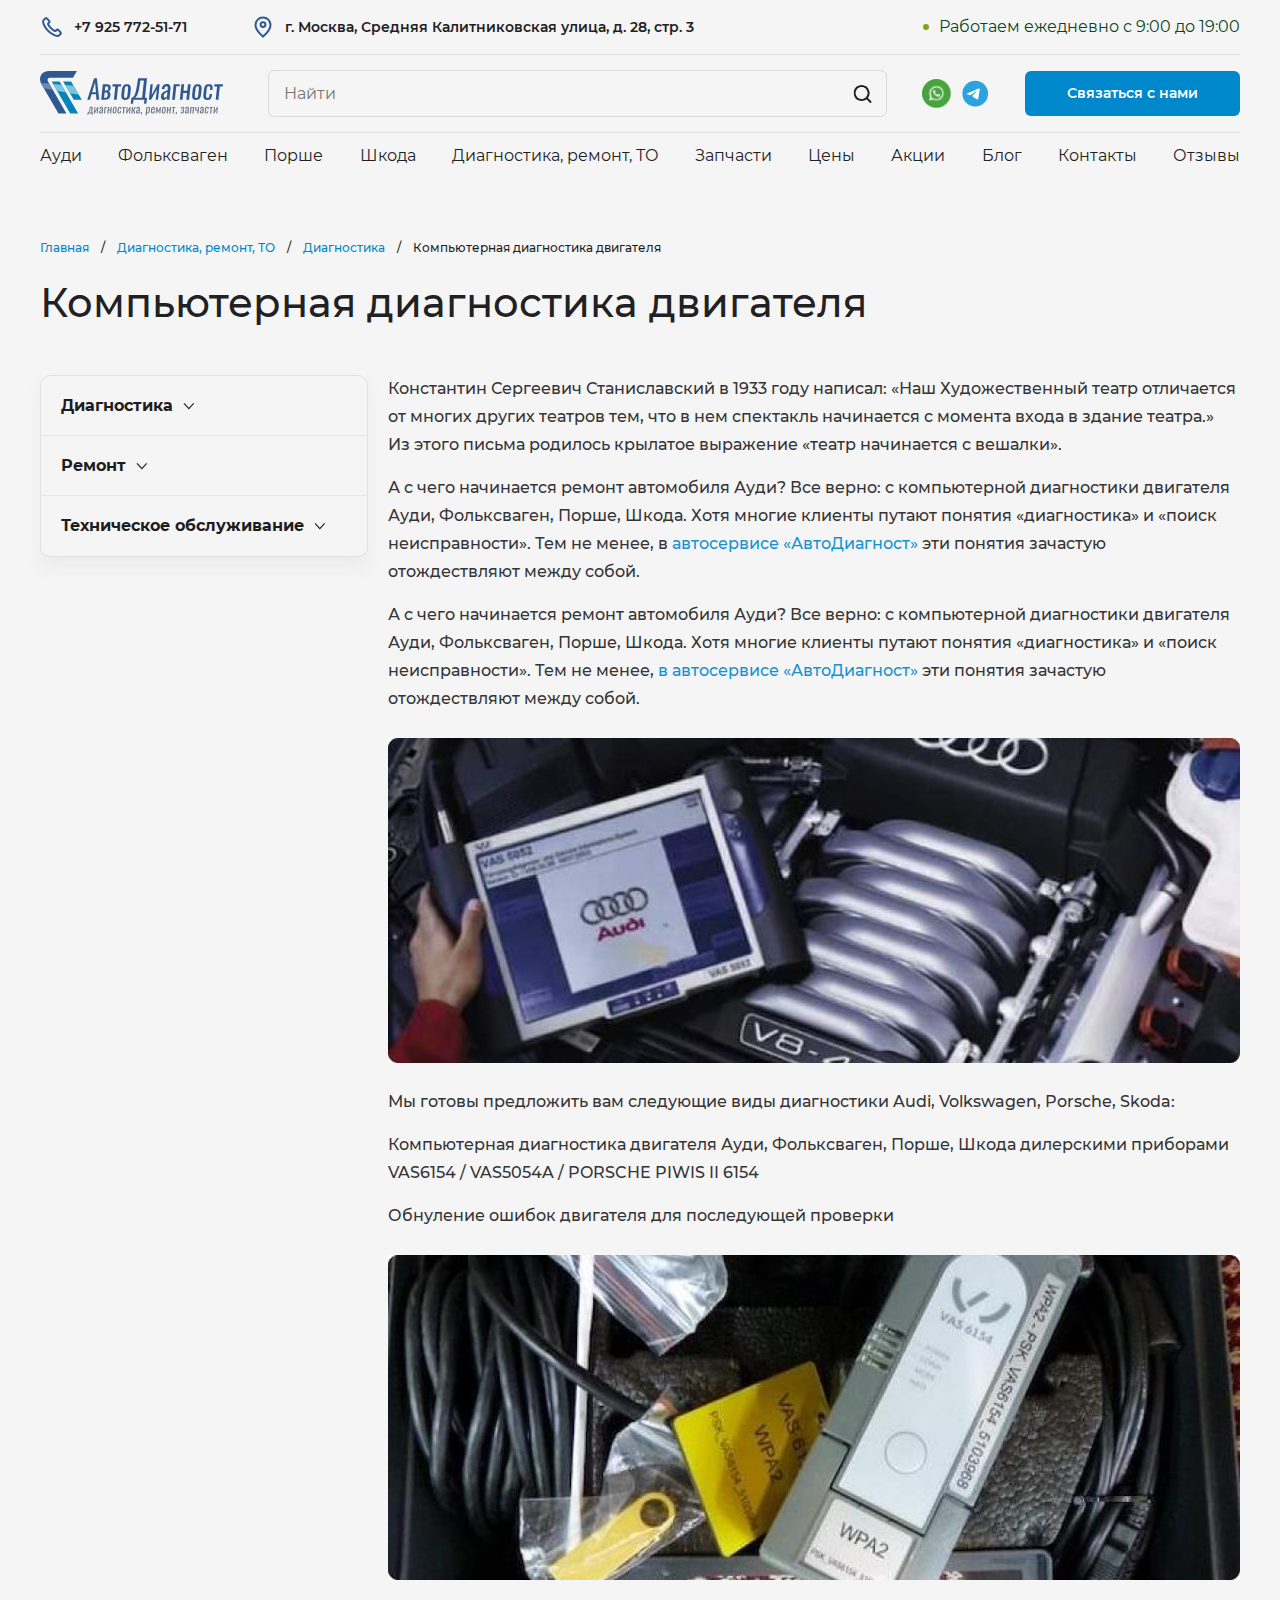
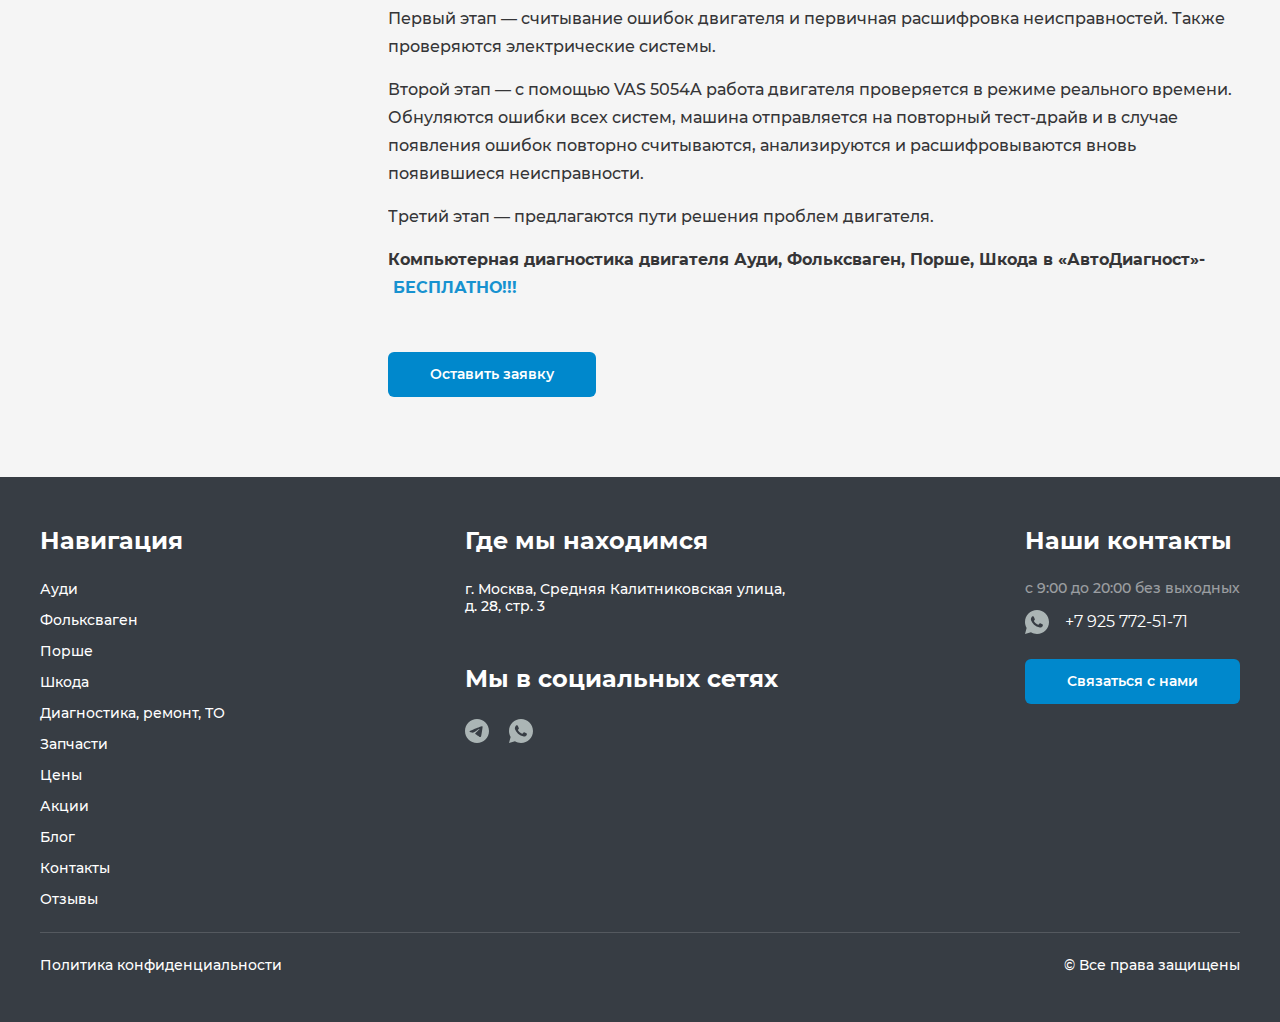
<file: diagnostics-item.html>
<!DOCTYPE html><html lang="ru"><head><title>Раскрытая услуга</title><meta charset="UTF-8"><meta name="format-detection" content="telephone=no"><link rel="stylesheet" href="css/style.min.css?_v=20250202162937"><link rel="shortcut icon" href="img/favicon.svg"><meta name="robots" content="noindex, nofollow"><meta name="viewport" content="width=device-width,initial-scale=1,maximum-scale=1"></head><body><div class="wrapper"><header class="header"><div class="top-header"><div class="top-header__container"><div class="top-header__body"><a class="top-header__phone" href="tel:+79257725171">+7 925 772-51-71</a><address class="top-header__address">г. Москва, Средняя Калитниковская улица, д. 28, стр. 3</address><span class="top-header__worktime">Работаем ежедневно с 9:00 до 19:00</span></div></div></div><div class="middle-header"><div class="middle-header__container"><div class="middle-header__body"><a class="middle-header__logo" href=""><img src="img/logo.svg" width="183" height="46" alt="АвтоДиагност логотип"></a><form class="header-search" action="#"><input class="header-search__input input" autocomplete="no" type="text" name="header_search" placeholder="Найти"> <button class="header-search__btn" aria-label="Искать"></button></form><ul class="middle-header__socials" data-da=".menu__body, 991, last"><li class="middle-header__social"><a class="middle-header__link" href="" aria-label="Перейти в ватсап"><picture><source srcset="img/icons/socials/h-whats.webp" type="image/webp"><img src="img/icons/socials/h-whats.png" width="29" height="29" alt=""></picture></a></li><li class="middle-header__social"><a class="middle-header__link" href="" aria-label="Перейти в телеграм"><img src="img/icons/socials/h-tg.svg" width="29" height="29" alt=""></a></li></ul><button class="middle-header__search-btn" aria-label="Открыть поиск"></button> <a class="middle-header__mob-phone" href="tel:+79257725171"></a> <button class="middle-header__btn btn">Связаться с нами</button> <button class="icon-menu" aria-label="Открыть меню"><span></span></button></div></div></div><div class="bottom-header"><div class="bottom-header__container"><div class="menu"><nav class="menu__body"><ul class="menu__list"><li class="menu__item"><a class="menu__link" href="">Ауди</a></li><li class="menu__item"><a class="menu__link" href="">Фольксваген</a></li><li class="menu__item"><a class="menu__link" href="">Порше</a></li><li class="menu__item"><a class="menu__link" href="">Шкода</a></li><li class="menu__item"><a class="menu__link" href="">Диагностика, ремонт, ТО</a></li><li class="menu__item"><a class="menu__link" href="">Запчасти</a></li><li class="menu__item"><a class="menu__link" href="">Цены</a></li><li class="menu__item"><a class="menu__link" href="">Акции</a></li><li class="menu__item"><a class="menu__link" href="">Блог</a></li><li class="menu__item"><a class="menu__link" href="">Контакты</a></li><li class="menu__item"><a class="menu__link" href="">Отзывы</a></li></ul><button class="menu__btn btn">Связаться с нами</button></nav></div></div></div></header><main class="page"><section class="diagn"><div class="diagn__container"><nav class="breadcrumbs"><ul class="breadcrumbs__list"><li><a class="breadcrumbs__link" href="">Главная</a></li><li><a class="breadcrumbs__link" href="">Диагностика, ремонт, ТО</a></li><li><a class="breadcrumbs__link" href="">Диагностика</a></li><li><span class="breadcrumbs__item">Компьютерная диагностика двигателя</span></li></ul></nav><h1 class="diagn__title title">Компьютерная диагностика двигателя</h1><div class="diagn__body"><aside class="diagn-aside"><div class="diagn-aside__spollers" data-spollers><div class="diagn-aside__spoller"><button class="diagn-aside__title" data-spoller>Диагностика</button><div class="diagn-aside__body"><ul class="diagn-aside__list"><li class="diagn-aside__item"><a class="diagn-aside__link" href="">Компьютерная диагностика двигателя</a></li><li class="diagn-aside__item"><a class="diagn-aside__link" href="">Диагностика дизельного двигателя</a></li><li class="diagn-aside__item"><a class="diagn-aside__link" href="">Диагностика бензинового двигателя</a></li><li class="diagn-aside__item"><a class="diagn-aside__link" href="">Диагностика АКПП, МКПП, DSG</a></li><li class="diagn-aside__item"><a class="diagn-aside__link" href="">Диагностика подвески</a></li><li class="diagn-aside__item"><a class="diagn-aside__link" href="">Диагностика тормозной системы</a></li><li class="diagn-aside__item"><a class="diagn-aside__link" href="">Диагностика системы охлаждения</a></li><li class="diagn-aside__item"><a class="diagn-aside__link" href="">Диагностика рулевого управления</a></li><li class="diagn-aside__item"><a class="diagn-aside__link" href="">Диагностика электрооборудования</a></li><li class="diagn-aside__item"><a class="diagn-aside__link" href="">Диагностика ЛКП</a></li><li class="diagn-aside__item"><a class="diagn-aside__link" href="">Диагностика перед покупкой</a></li></ul></div></div><div class="diagn-aside__spoller"><button class="diagn-aside__title" data-spoller>Ремонт</button><div class="diagn-aside__body"><ul class="diagn-aside__list"><li class="diagn-aside__item"><a class="diagn-aside__link" href="">Компьютерная диагностика двигателя</a></li><li class="diagn-aside__item"><a class="diagn-aside__link" href="">Диагностика дизельного двигателя</a></li><li class="diagn-aside__item"><a class="diagn-aside__link" href="">Диагностика бензинового двигателя</a></li><li class="diagn-aside__item"><a class="diagn-aside__link" href="">Диагностика АКПП, МКПП, DSG</a></li><li class="diagn-aside__item"><a class="diagn-aside__link" href="">Диагностика подвески</a></li><li class="diagn-aside__item"><a class="diagn-aside__link" href="">Диагностика тормозной системы</a></li><li class="diagn-aside__item"><a class="diagn-aside__link" href="">Диагностика системы охлаждения</a></li><li class="diagn-aside__item"><a class="diagn-aside__link" href="">Диагностика рулевого управления</a></li><li class="diagn-aside__item"><a class="diagn-aside__link" href="">Диагностика электрооборудования</a></li><li class="diagn-aside__item"><a class="diagn-aside__link" href="">Диагностика ЛКП</a></li><li class="diagn-aside__item"><a class="diagn-aside__link" href="">Диагностика перед покупкой</a></li></ul></div></div><div class="diagn-aside__spoller"><button class="diagn-aside__title" data-spoller>Техническое обслуживание</button><div class="diagn-aside__body"><ul class="diagn-aside__list"><li class="diagn-aside__item"><a class="diagn-aside__link" href="">Компьютерная диагностика двигателя</a></li><li class="diagn-aside__item"><a class="diagn-aside__link" href="">Диагностика дизельного двигателя</a></li><li class="diagn-aside__item"><a class="diagn-aside__link" href="">Диагностика бензинового двигателя</a></li><li class="diagn-aside__item"><a class="diagn-aside__link" href="">Диагностика АКПП, МКПП, DSG</a></li><li class="diagn-aside__item"><a class="diagn-aside__link" href="">Диагностика подвески</a></li><li class="diagn-aside__item"><a class="diagn-aside__link" href="">Диагностика тормозной системы</a></li><li class="diagn-aside__item"><a class="diagn-aside__link" href="">Диагностика системы охлаждения</a></li><li class="diagn-aside__item"><a class="diagn-aside__link" href="">Диагностика рулевого управления</a></li><li class="diagn-aside__item"><a class="diagn-aside__link" href="">Диагностика электрооборудования</a></li><li class="diagn-aside__item"><a class="diagn-aside__link" href="">Диагностика ЛКП</a></li><li class="diagn-aside__item"><a class="diagn-aside__link" href="">Диагностика перед покупкой</a></li></ul></div></div></div></aside><div class="diagn__right"><div class="diagn__content"><div class="diagn__text"><p>Константин Сергеевич Станиславский в 1933 году написал: «Наш Художественный театр отличается от многих других театров тем, что в нем спектакль начинается с момента входа в здание театра.» Из этого письма родилось крылатое выражение «театр начинается с вешалки».</p><p>А с чего начинается ремонт автомобиля Ауди? Все верно: с компьютерной диагностики двигателя Ауди, Фольксваген, Порше, Шкода. Хотя многие клиенты путают понятия «диагностика» и «поиск неисправности». Тем не менее, в <span>автосервисе «АвтоДиагност»</span> эти понятия зачастую отождествляют между собой.</p><p>А с чего начинается ремонт автомобиля Ауди? Все верно: с компьютерной диагностики двигателя Ауди, Фольксваген, Порше, Шкода. Хотя многие клиенты путают понятия «диагностика» и «поиск неисправности». Тем не менее, <span>в автосервисе «АвтоДиагност»</span> эти понятия зачастую отождествляют между собой.</p></div><img srcset="img/cases/content/01@2x.jpg 2x" src="img/cases/content/01.jpg" width="852" height="325" loading="lazy" alt=""><div class="diagn__text"><p>Мы готовы предложить вам следующие виды диагностики Audi, Volkswagen, Porsche, Skoda:</p><p>Компьютерная диагностика двигателя Ауди, Фольксваген, Порше, Шкода дилерскими приборами VAS6154 / VAS5054A / PORSCHE PIWIS II 6154</p><p>Обнуление ошибок двигателя для последующей проверки</p></div><img srcset="img/cases/content/02@2x.jpg 2x" src="img/cases/content/02.jpg" width="852" height="325" loading="lazy" alt=""><div class="diagn__text"><p>Первый этап — считывание ошибок двигателя и первичная расшифровка неисправностей. Также проверяются электрические системы.</p><p>Второй этап — с помощью VAS 5054A работа двигателя проверяется в режиме реального времени. Обнуляются ошибки всех систем, машина отправляется на повторный тест-драйв и в случае появления ошибок повторно считываются, анализируются и расшифровываются вновь появившиеся неисправности.</p><p>Третий этап — предлагаются пути решения проблем двигателя.</p><p><b>Компьютерная диагностика двигателя Ауди, Фольксваген, Порше, Шкода в «АвтоДиагност»-<span> БЕСПЛАТНО!!!</span></b></p></div></div><a class="diagn__btn btn" href="">Оставить заявку</a></div></div></div></section></main><footer class="footer"><div class="main-footer"><div class="main-footer__container"><div class="nav-footer"><div class="footer__label">Навигация</div><ul class="nav-footer__list"><li class="nav-footer__item"><a class="nav-footer__link" href="">Ауди</a></li><li class="nav-footer__item"><a class="nav-footer__link" href="">Фольксваген</a></li><li class="nav-footer__item"><a class="nav-footer__link" href="">Порше</a></li><li class="nav-footer__item"><a class="nav-footer__link" href="">Шкода</a></li><li class="nav-footer__item"><a class="nav-footer__link" href="">Диагностика, ремонт, ТО</a></li><li class="nav-footer__item"><a class="nav-footer__link" href="">Запчасти</a></li><li class="nav-footer__item"><a class="nav-footer__link" href="">Цены</a></li><li class="nav-footer__item"><a class="nav-footer__link" href="">Акции</a></li><li class="nav-footer__item"><a class="nav-footer__link" href="">Блог</a></li><li class="nav-footer__item"><a class="nav-footer__link" href="">Контакты</a></li><li class="nav-footer__item"><a class="nav-footer__link" href="">Отзывы</a></li></ul></div><div class="middle-footer"><div class="middle-footer__col"><div class="footer__label">Где мы находимся</div><address class="middle-footer__address">г. Москва, Средняя Калитниковская улица, д. 28, стр. 3</address></div><div class="middle-footer__col"><div class="footer__label">Мы в социальных сетях</div><ul class="middle-footer__socials"><li class="middle-footer__social"><a class="middle-footer__link" aria-label="Перейти в Телеграм" href=""><img src="img/icons/socials/tg.svg" width="24" height="24" loading="lazy" alt=""></a></li><li class="middle-footer__social"><a class="middle-footer__link" aria-label="Перейти в Ватсап" href=""><img src="img/icons/socials/whats.svg" width="24" height="24" loading="lazy" alt=""></a></li></ul></div></div><div class="contacts-footer"><div class="footer__label">Наши контакты</div><span class="contacts-footer__descr">с 9:00 до 20:00 без выходных</span> <a class="contacts-footer__phone" href="tel:+79257725171">+7 925 772-51-71</a> <a class="contacts-footer__btn btn" href="">Связаться с нами</a></div></div></div><div class="bottom-footer"><div class="bottom-footer__container"><div class="bottom-footer__body"><a class="bottom-footer__policy" href="" target="_blank">Политика конфиденциальности</a> <small class="bottom-footer__copy">© Все права защищены</small></div></div></div></footer></div><script src="js/app.min.js?_v=20250202162937"></script></body></html>
</file>
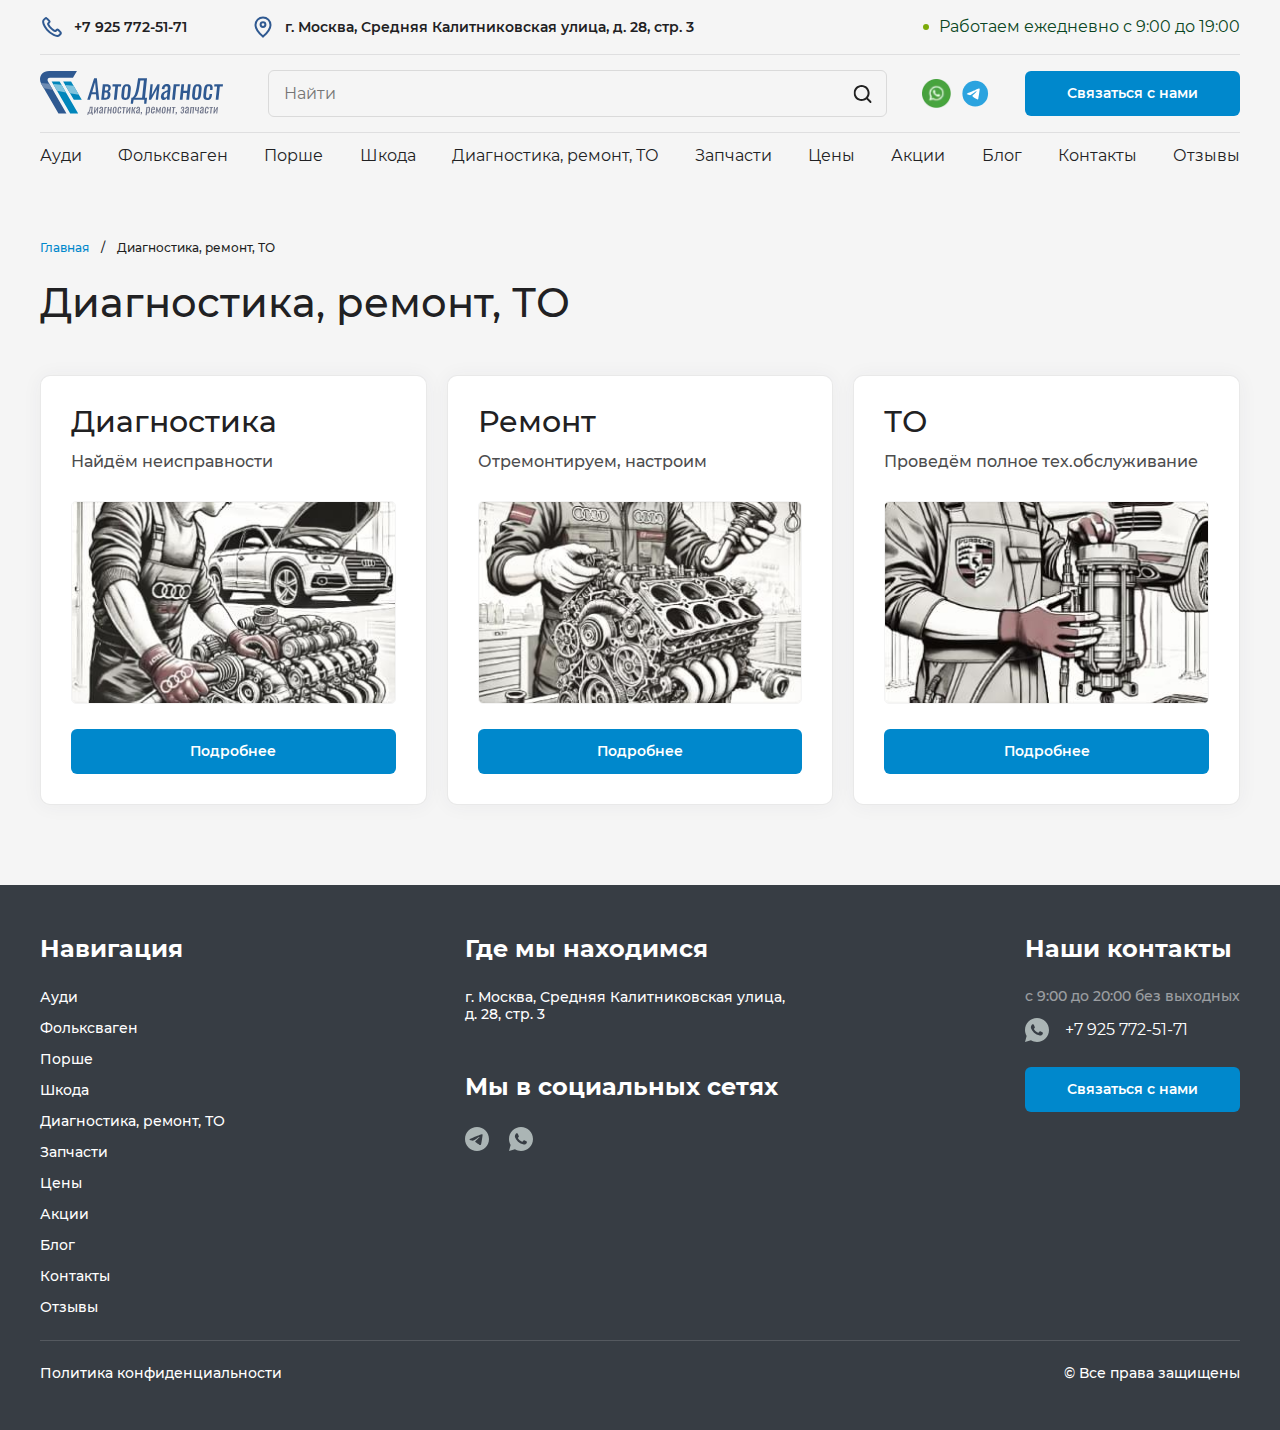
<file: diagnostics.html>
<!DOCTYPE html><html lang="ru"><head><title>Диагностика, ремонт, ТО</title><meta charset="UTF-8"><meta name="format-detection" content="telephone=no"><link rel="stylesheet" href="css/style.min.css?_v=20250202162937"><link rel="shortcut icon" href="img/favicon.svg"><meta name="robots" content="noindex, nofollow"><meta name="viewport" content="width=device-width,initial-scale=1,maximum-scale=1"></head><body><div class="wrapper"><header class="header"><div class="top-header"><div class="top-header__container"><div class="top-header__body"><a class="top-header__phone" href="tel:+79257725171">+7 925 772-51-71</a><address class="top-header__address">г. Москва, Средняя Калитниковская улица, д. 28, стр. 3</address><span class="top-header__worktime">Работаем ежедневно с 9:00 до 19:00</span></div></div></div><div class="middle-header"><div class="middle-header__container"><div class="middle-header__body"><a class="middle-header__logo" href=""><img src="img/logo.svg" width="183" height="46" alt="АвтоДиагност логотип"></a><form class="header-search" action="#"><input class="header-search__input input" autocomplete="no" type="text" name="header_search" placeholder="Найти"> <button class="header-search__btn" aria-label="Искать"></button></form><ul class="middle-header__socials" data-da=".menu__body, 991, last"><li class="middle-header__social"><a class="middle-header__link" href="" aria-label="Перейти в ватсап"><picture><source srcset="img/icons/socials/h-whats.webp" type="image/webp"><img src="img/icons/socials/h-whats.png" width="29" height="29" alt=""></picture></a></li><li class="middle-header__social"><a class="middle-header__link" href="" aria-label="Перейти в телеграм"><img src="img/icons/socials/h-tg.svg" width="29" height="29" alt=""></a></li></ul><button class="middle-header__search-btn" aria-label="Открыть поиск"></button> <a class="middle-header__mob-phone" href="tel:+79257725171"></a> <button class="middle-header__btn btn">Связаться с нами</button> <button class="icon-menu" aria-label="Открыть меню"><span></span></button></div></div></div><div class="bottom-header"><div class="bottom-header__container"><div class="menu"><nav class="menu__body"><ul class="menu__list"><li class="menu__item"><a class="menu__link" href="">Ауди</a></li><li class="menu__item"><a class="menu__link" href="">Фольксваген</a></li><li class="menu__item"><a class="menu__link" href="">Порше</a></li><li class="menu__item"><a class="menu__link" href="">Шкода</a></li><li class="menu__item"><a class="menu__link" href="">Диагностика, ремонт, ТО</a></li><li class="menu__item"><a class="menu__link" href="">Запчасти</a></li><li class="menu__item"><a class="menu__link" href="">Цены</a></li><li class="menu__item"><a class="menu__link" href="">Акции</a></li><li class="menu__item"><a class="menu__link" href="">Блог</a></li><li class="menu__item"><a class="menu__link" href="">Контакты</a></li><li class="menu__item"><a class="menu__link" href="">Отзывы</a></li></ul><button class="menu__btn btn">Связаться с нами</button></nav></div></div></div></header><main class="page"><section class="diagn"><div class="diagn__container"><nav class="breadcrumbs"><ul class="breadcrumbs__list"><li><a class="breadcrumbs__link" href="">Главная</a></li><li><span class="breadcrumbs__item">Диагностика, ремонт, ТО</span></li></ul></nav><h1 class="diagn__title title">Диагностика, ремонт, ТО</h1><ul class="diagn__cols"><li class="advantage"><div class="advantage__label">Диагностика</div><div class="advantage__descr">Найдём неисправности</div><div class="advantage__image"><img srcset="img/advantages/01@2x.jpg 2x" src="img/advantages/01.jpg" width="327" height="203" loading="lazy" alt=""></div><a class="advantage__btn btn" href="">Подробнее</a></li><li class="advantage"><div class="advantage__label">Ремонт</div><div class="advantage__descr">Отремонтируем, настроим</div><div class="advantage__image"><img srcset="img/advantages/02@2x.jpg 2x" src="img/advantages/02.jpg" width="327" height="203" loading="lazy" alt=""></div><a class="advantage__btn btn" href="">Подробнее</a></li><li class="advantage"><div class="advantage__label">ТО</div><div class="advantage__descr">Проведём полное тех.обслуживание</div><div class="advantage__image"><img srcset="img/advantages/03@2x.jpg 2x" src="img/advantages/03.jpg" width="327" height="203" loading="lazy" alt=""></div><a class="advantage__btn btn" href="">Подробнее</a></li></ul></div></section></main><footer class="footer"><div class="main-footer"><div class="main-footer__container"><div class="nav-footer"><div class="footer__label">Навигация</div><ul class="nav-footer__list"><li class="nav-footer__item"><a class="nav-footer__link" href="">Ауди</a></li><li class="nav-footer__item"><a class="nav-footer__link" href="">Фольксваген</a></li><li class="nav-footer__item"><a class="nav-footer__link" href="">Порше</a></li><li class="nav-footer__item"><a class="nav-footer__link" href="">Шкода</a></li><li class="nav-footer__item"><a class="nav-footer__link" href="">Диагностика, ремонт, ТО</a></li><li class="nav-footer__item"><a class="nav-footer__link" href="">Запчасти</a></li><li class="nav-footer__item"><a class="nav-footer__link" href="">Цены</a></li><li class="nav-footer__item"><a class="nav-footer__link" href="">Акции</a></li><li class="nav-footer__item"><a class="nav-footer__link" href="">Блог</a></li><li class="nav-footer__item"><a class="nav-footer__link" href="">Контакты</a></li><li class="nav-footer__item"><a class="nav-footer__link" href="">Отзывы</a></li></ul></div><div class="middle-footer"><div class="middle-footer__col"><div class="footer__label">Где мы находимся</div><address class="middle-footer__address">г. Москва, Средняя Калитниковская улица, д. 28, стр. 3</address></div><div class="middle-footer__col"><div class="footer__label">Мы в социальных сетях</div><ul class="middle-footer__socials"><li class="middle-footer__social"><a class="middle-footer__link" aria-label="Перейти в Телеграм" href=""><img src="img/icons/socials/tg.svg" width="24" height="24" loading="lazy" alt=""></a></li><li class="middle-footer__social"><a class="middle-footer__link" aria-label="Перейти в Ватсап" href=""><img src="img/icons/socials/whats.svg" width="24" height="24" loading="lazy" alt=""></a></li></ul></div></div><div class="contacts-footer"><div class="footer__label">Наши контакты</div><span class="contacts-footer__descr">с 9:00 до 20:00 без выходных</span> <a class="contacts-footer__phone" href="tel:+79257725171">+7 925 772-51-71</a> <a class="contacts-footer__btn btn" href="">Связаться с нами</a></div></div></div><div class="bottom-footer"><div class="bottom-footer__container"><div class="bottom-footer__body"><a class="bottom-footer__policy" href="" target="_blank">Политика конфиденциальности</a> <small class="bottom-footer__copy">© Все права защищены</small></div></div></div></footer></div><script src="js/app.min.js?_v=20250202162937"></script></body></html>
</file>
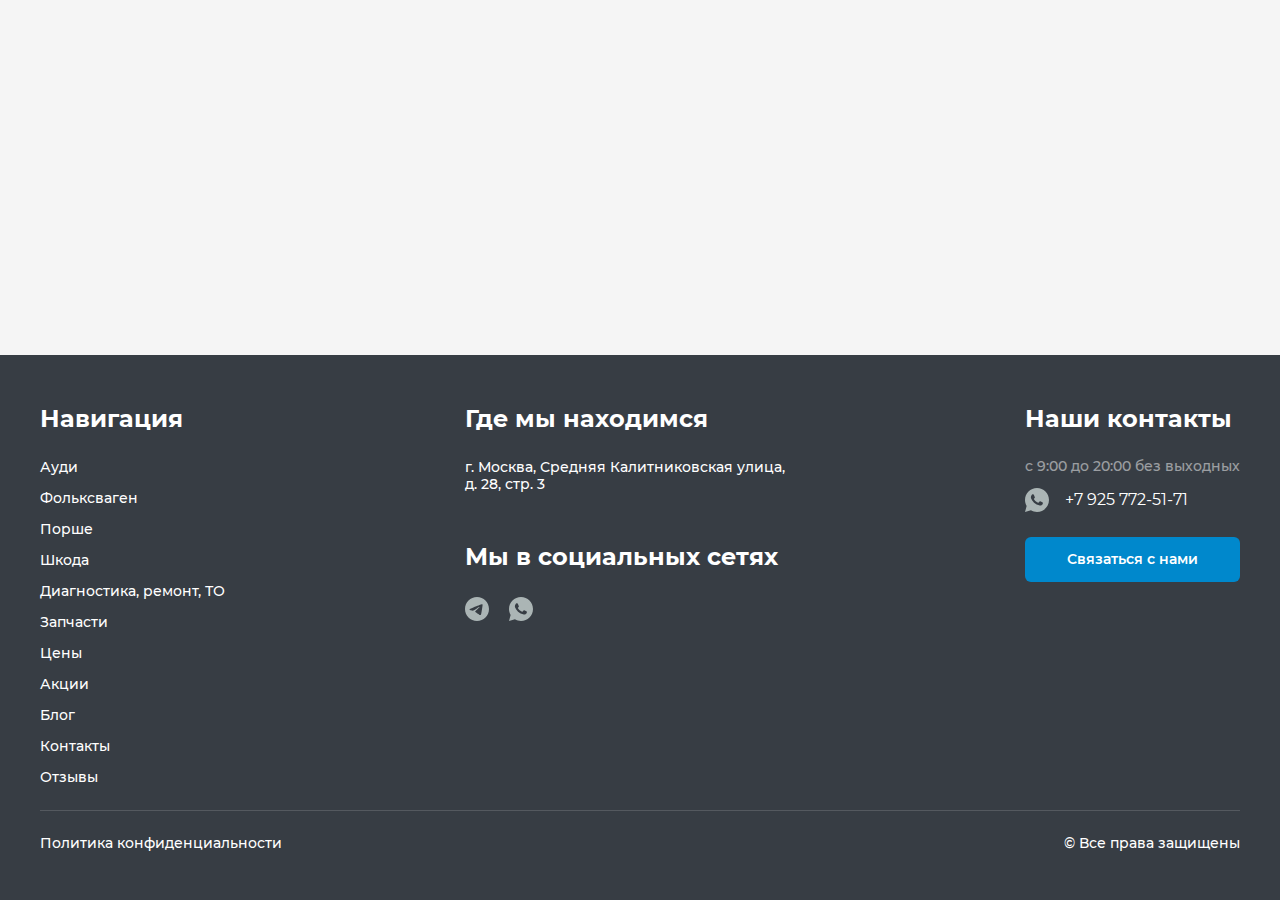
<file: page.html>
<!DOCTYPE html><html lang="ru"><head><title>Контакты</title><meta charset="UTF-8"><meta name="format-detection" content="telephone=no"><link rel="stylesheet" href="css/style.min.css?_v=20250201195533"><!-- <link rel="shortcut icon" href="img/favicon.png"> --><meta name="robots" content="noindex, nofollow"><meta name="viewport" content="width=device-width,initial-scale=1,maximum-scale=1"></head><body><div class="wrapper"><header class="header"><div class="header__container"></div></header><main class="page"></main><footer class="footer"><div class="main-footer"><div class="main-footer__container"><div class="nav-footer"><div class="footer__label">Навигация</div><ul class="nav-footer__list"><li class="nav-footer__item"><a class="nav-footer__link" href="">Ауди</a></li><li class="nav-footer__item"><a class="nav-footer__link" href="">Фольксваген</a></li><li class="nav-footer__item"><a class="nav-footer__link" href="">Порше</a></li><li class="nav-footer__item"><a class="nav-footer__link" href="">Шкода</a></li><li class="nav-footer__item"><a class="nav-footer__link" href="">Диагностика, ремонт, ТО</a></li><li class="nav-footer__item"><a class="nav-footer__link" href="">Запчасти</a></li><li class="nav-footer__item"><a class="nav-footer__link" href="">Цены</a></li><li class="nav-footer__item"><a class="nav-footer__link" href="">Акции</a></li><li class="nav-footer__item"><a class="nav-footer__link" href="">Блог</a></li><li class="nav-footer__item"><a class="nav-footer__link" href="">Контакты</a></li><li class="nav-footer__item"><a class="nav-footer__link" href="">Отзывы</a></li></ul></div><div class="middle-footer"><div class="middle-footer__col"><div class="footer__label">Где мы находимся</div><address class="middle-footer__address">г. Москва, Средняя Калитниковская улица, д. 28, стр. 3</address></div><div class="middle-footer__col"><div class="footer__label">Мы в социальных сетях</div><ul class="middle-footer__socials"><li class="middle-footer__social"><a class="middle-footer__link" aria-label="Перейти в Телеграм" href=""><img src="img/icons/socials/tg.svg" width="24" height="24" loading="lazy" alt=""></a></li><li class="middle-footer__social"><a class="middle-footer__link" aria-label="Перейти в Ватсап" href=""><img src="img/icons/socials/whats.svg" width="24" height="24" loading="lazy" alt=""></a></li></ul></div></div><div class="contacts-footer"><div class="footer__label">Наши контакты</div><span class="contacts-footer__descr">с 9:00 до 20:00 без выходных</span> <a class="contacts-footer__phone" href="tel:+79257725171">+7 925 772-51-71</a> <a class="contacts-footer__btn btn" href="">Связаться с нами</a></div></div></div><div class="bottom-footer"><div class="bottom-footer__container"><div class="bottom-footer__body"><a class="bottom-footer__policy" href="" target="_blank">Политика конфиденциальности</a> <small class="bottom-footer__copy">© Все права защищены</small></div></div></div></footer></div><!-- <script src="https://api-maps.yandex.ru/2.1/?apikey=51092280-e018-4241-bc97-180570de25d4&lang=ru_RU&_v=20250201195533"></script> --><script src="js/app.min.js?_v=20250201195533"></script></body></html>
</file>
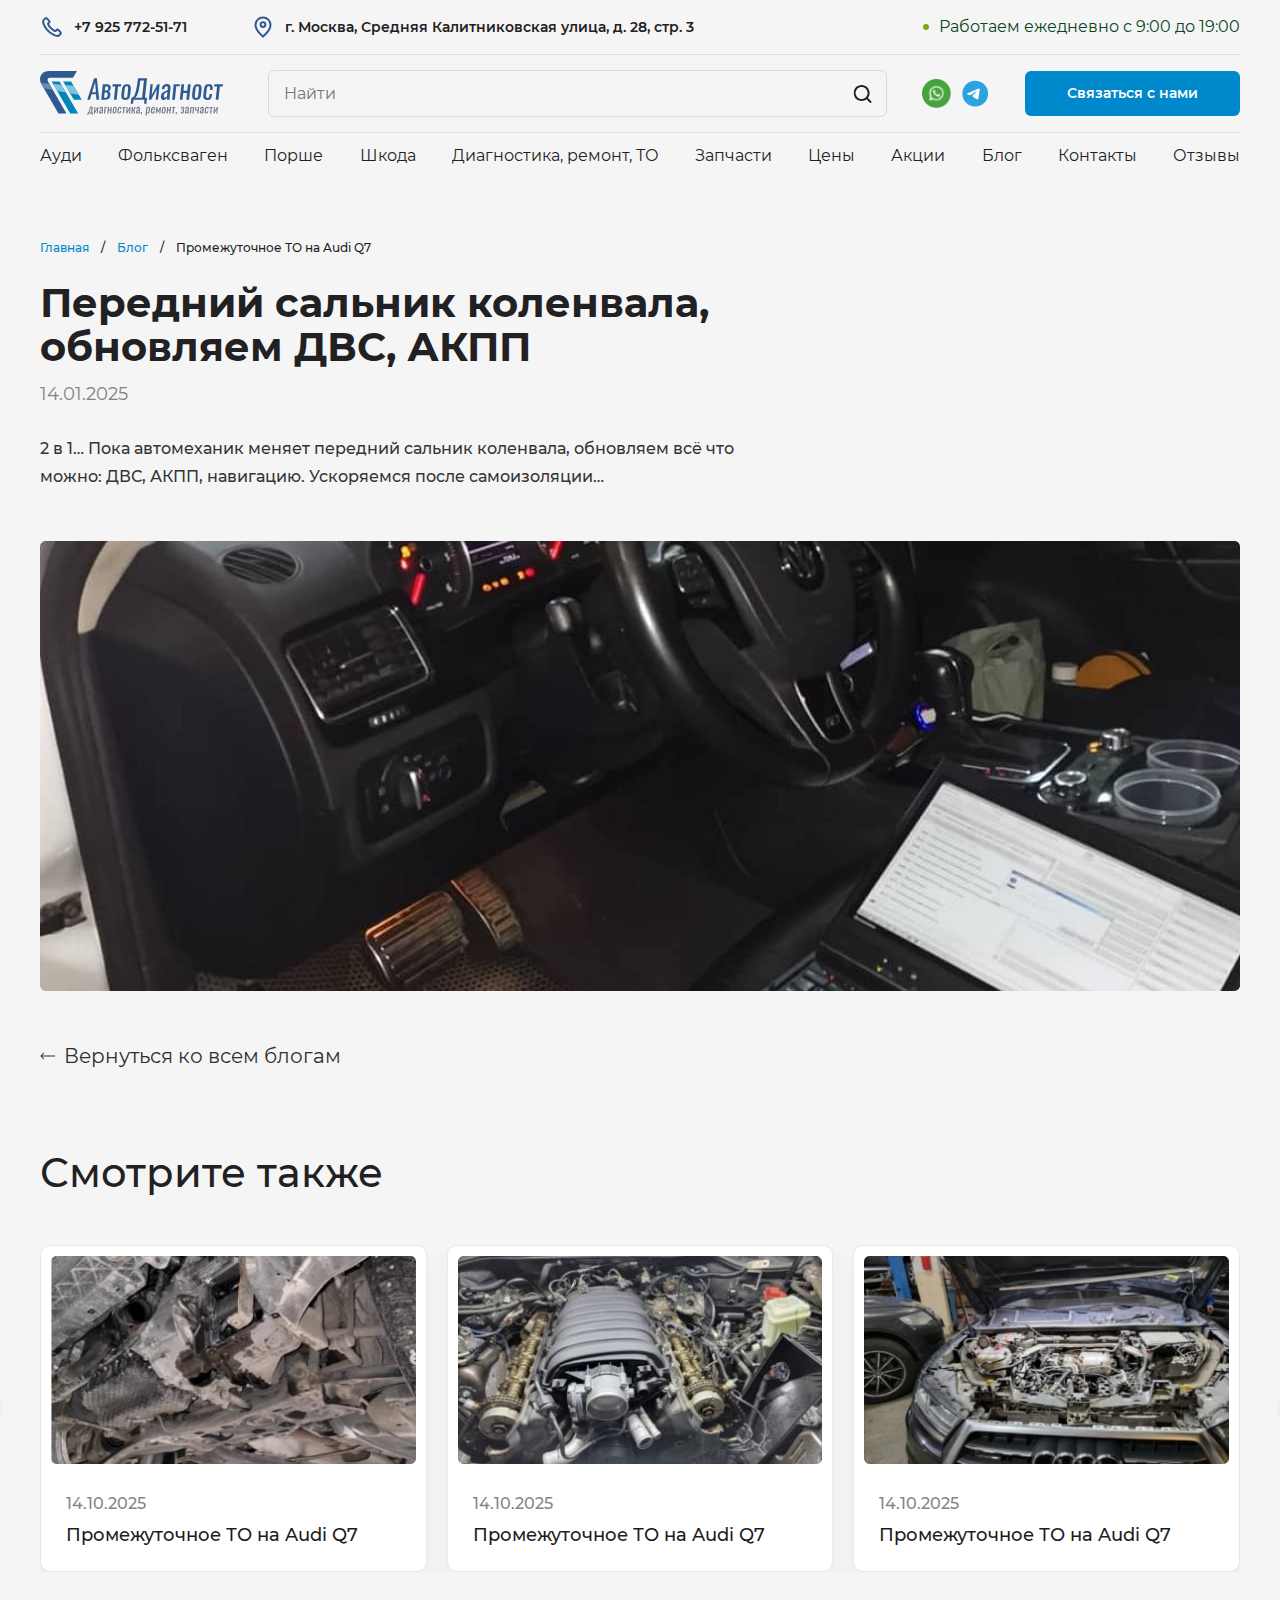
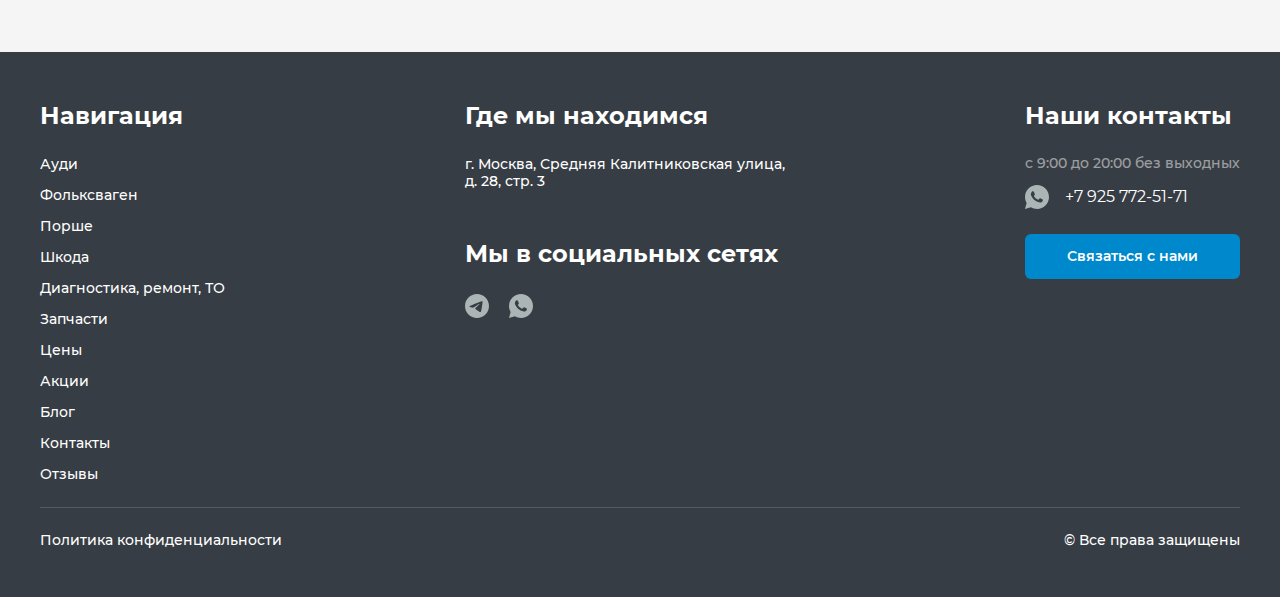
<file: post.html>
<!DOCTYPE html><html lang="ru"><head><title>Раскрытый блог</title><meta charset="UTF-8"><meta name="format-detection" content="telephone=no"><link rel="stylesheet" href="css/style.min.css?_v=20250202162937"><link rel="shortcut icon" href="img/favicon.svg"><meta name="robots" content="noindex, nofollow"><meta name="viewport" content="width=device-width,initial-scale=1,maximum-scale=1"></head><body><div class="wrapper"><header class="header"><div class="top-header"><div class="top-header__container"><div class="top-header__body"><a class="top-header__phone" href="tel:+79257725171">+7 925 772-51-71</a><address class="top-header__address">г. Москва, Средняя Калитниковская улица, д. 28, стр. 3</address><span class="top-header__worktime">Работаем ежедневно с 9:00 до 19:00</span></div></div></div><div class="middle-header"><div class="middle-header__container"><div class="middle-header__body"><a class="middle-header__logo" href=""><img src="img/logo.svg" width="183" height="46" alt="АвтоДиагност логотип"></a><form class="header-search" action="#"><input class="header-search__input input" autocomplete="no" type="text" name="header_search" placeholder="Найти"> <button class="header-search__btn" aria-label="Искать"></button></form><ul class="middle-header__socials" data-da=".menu__body, 991, last"><li class="middle-header__social"><a class="middle-header__link" href="" aria-label="Перейти в ватсап"><picture><source srcset="img/icons/socials/h-whats.webp" type="image/webp"><img src="img/icons/socials/h-whats.png" width="29" height="29" alt=""></picture></a></li><li class="middle-header__social"><a class="middle-header__link" href="" aria-label="Перейти в телеграм"><img src="img/icons/socials/h-tg.svg" width="29" height="29" alt=""></a></li></ul><button class="middle-header__search-btn" aria-label="Открыть поиск"></button> <a class="middle-header__mob-phone" href="tel:+79257725171"></a> <button class="middle-header__btn btn">Связаться с нами</button> <button class="icon-menu" aria-label="Открыть меню"><span></span></button></div></div></div><div class="bottom-header"><div class="bottom-header__container"><div class="menu"><nav class="menu__body"><ul class="menu__list"><li class="menu__item"><a class="menu__link" href="">Ауди</a></li><li class="menu__item"><a class="menu__link" href="">Фольксваген</a></li><li class="menu__item"><a class="menu__link" href="">Порше</a></li><li class="menu__item"><a class="menu__link" href="">Шкода</a></li><li class="menu__item"><a class="menu__link" href="">Диагностика, ремонт, ТО</a></li><li class="menu__item"><a class="menu__link" href="">Запчасти</a></li><li class="menu__item"><a class="menu__link" href="">Цены</a></li><li class="menu__item"><a class="menu__link" href="">Акции</a></li><li class="menu__item"><a class="menu__link" href="">Блог</a></li><li class="menu__item"><a class="menu__link" href="">Контакты</a></li><li class="menu__item"><a class="menu__link" href="">Отзывы</a></li></ul><button class="menu__btn btn">Связаться с нами</button></nav></div></div></div></header><main class="page"><section class="post"><div class="post__container"><nav class="breadcrumbs"><ul class="breadcrumbs__list"><li><a class="breadcrumbs__link" href="">Главная</a></li><li><a class="breadcrumbs__link" href="">Блог</a></li><li><span class="breadcrumbs__item">Промежуточное ТО на Audi Q7</span></li></ul></nav><h1 class="post__title title">Передний сальник коленвала, обновляем ДВС, АКПП</h1><span class="post__date">14.01.2025</span><p>2 в 1… Пока автомеханик меняет передний сальник коленвала, обновляем всё что можно: ДВС, АКПП, навигацию. Ускоряемся после самоизоляции…</p><img srcset="img/blog/post/1@2x.jpg 2x" src="img/blog/post/1.jpg" width="1200" height="450" loading="lazy" alt=""> <a class="post__back" href="">Вернуться ко всем блогам</a></div></section><section class="other"><div class="other__container"><h2 class="other__title title">Смотрите также</h2><div class="other__slider-wrapper"><div class="other__slider swiper"><div class="other__wrapper swiper-wrapper"><div class="swiper-slide blog-item"><a class="blog-item__image" href=""><img srcset="img/blog/1@2x.jpg 2x" src="img/blog/1.jpg" width="367" height="210" loading="lazy" alt="Промежуточное ТО на Audi Q7"></a><div class="blog-item__bottom"><span class="blog-item__date">14.10.2025</span><div class="blog-item__label"><a href="">Промежуточное ТО на Audi Q7</a></div></div></div><div class="swiper-slide blog-item"><a class="blog-item__image" href=""><img srcset="img/blog/2@2x.jpg 2x" src="img/blog/2.jpg" width="367" height="210" loading="lazy" alt="Промежуточное ТО на Audi Q7"></a><div class="blog-item__bottom"><span class="blog-item__date">14.10.2025</span><div class="blog-item__label"><a href="">Промежуточное ТО на Audi Q7</a></div></div></div><div class="swiper-slide blog-item"><a class="blog-item__image" href=""><img srcset="img/blog/3@2x.jpg 2x" src="img/blog/3.jpg" width="367" height="210" loading="lazy" alt="Промежуточное ТО на Audi Q7"></a><div class="blog-item__bottom"><span class="blog-item__date">14.10.2025</span><div class="blog-item__label"><a href="">Промежуточное ТО на Audi Q7</a></div></div></div><div class="swiper-slide blog-item"><a class="blog-item__image" href=""><img srcset="img/blog/4@2x.jpg 2x" src="img/blog/4.jpg" width="367" height="210" loading="lazy" alt="Промежуточное ТО на Audi Q7"></a><div class="blog-item__bottom"><span class="blog-item__date">14.10.2025</span><div class="blog-item__label"><a href="">Промежуточное ТО на Audi Q7</a></div></div></div></div></div><div class="slider-controls"><button class="slider-controls__btn other__slider-btn other__slider-btn_prev slider-controls__btn_prev" aria-label="Перейти к предыдущему слайд"></button> <button class="slider-controls__btn other__slider-btn other__slider-btn_next slider-controls__btn_next" aria-label="Перейти к следующему слайд"></button></div></div><div class="swiper-scrollbar-wrapper"><div class="other__scrollbar swiper-scrollbar"></div></div></div></section></main><footer class="footer"><div class="main-footer"><div class="main-footer__container"><div class="nav-footer"><div class="footer__label">Навигация</div><ul class="nav-footer__list"><li class="nav-footer__item"><a class="nav-footer__link" href="">Ауди</a></li><li class="nav-footer__item"><a class="nav-footer__link" href="">Фольксваген</a></li><li class="nav-footer__item"><a class="nav-footer__link" href="">Порше</a></li><li class="nav-footer__item"><a class="nav-footer__link" href="">Шкода</a></li><li class="nav-footer__item"><a class="nav-footer__link" href="">Диагностика, ремонт, ТО</a></li><li class="nav-footer__item"><a class="nav-footer__link" href="">Запчасти</a></li><li class="nav-footer__item"><a class="nav-footer__link" href="">Цены</a></li><li class="nav-footer__item"><a class="nav-footer__link" href="">Акции</a></li><li class="nav-footer__item"><a class="nav-footer__link" href="">Блог</a></li><li class="nav-footer__item"><a class="nav-footer__link" href="">Контакты</a></li><li class="nav-footer__item"><a class="nav-footer__link" href="">Отзывы</a></li></ul></div><div class="middle-footer"><div class="middle-footer__col"><div class="footer__label">Где мы находимся</div><address class="middle-footer__address">г. Москва, Средняя Калитниковская улица, д. 28, стр. 3</address></div><div class="middle-footer__col"><div class="footer__label">Мы в социальных сетях</div><ul class="middle-footer__socials"><li class="middle-footer__social"><a class="middle-footer__link" aria-label="Перейти в Телеграм" href=""><img src="img/icons/socials/tg.svg" width="24" height="24" loading="lazy" alt=""></a></li><li class="middle-footer__social"><a class="middle-footer__link" aria-label="Перейти в Ватсап" href=""><img src="img/icons/socials/whats.svg" width="24" height="24" loading="lazy" alt=""></a></li></ul></div></div><div class="contacts-footer"><div class="footer__label">Наши контакты</div><span class="contacts-footer__descr">с 9:00 до 20:00 без выходных</span> <a class="contacts-footer__phone" href="tel:+79257725171">+7 925 772-51-71</a> <a class="contacts-footer__btn btn" href="">Связаться с нами</a></div></div></div><div class="bottom-footer"><div class="bottom-footer__container"><div class="bottom-footer__body"><a class="bottom-footer__policy" href="" target="_blank">Политика конфиденциальности</a> <small class="bottom-footer__copy">© Все права защищены</small></div></div></div></footer></div><script src="js/app.min.js?_v=20250202162937"></script></body></html>
</file>
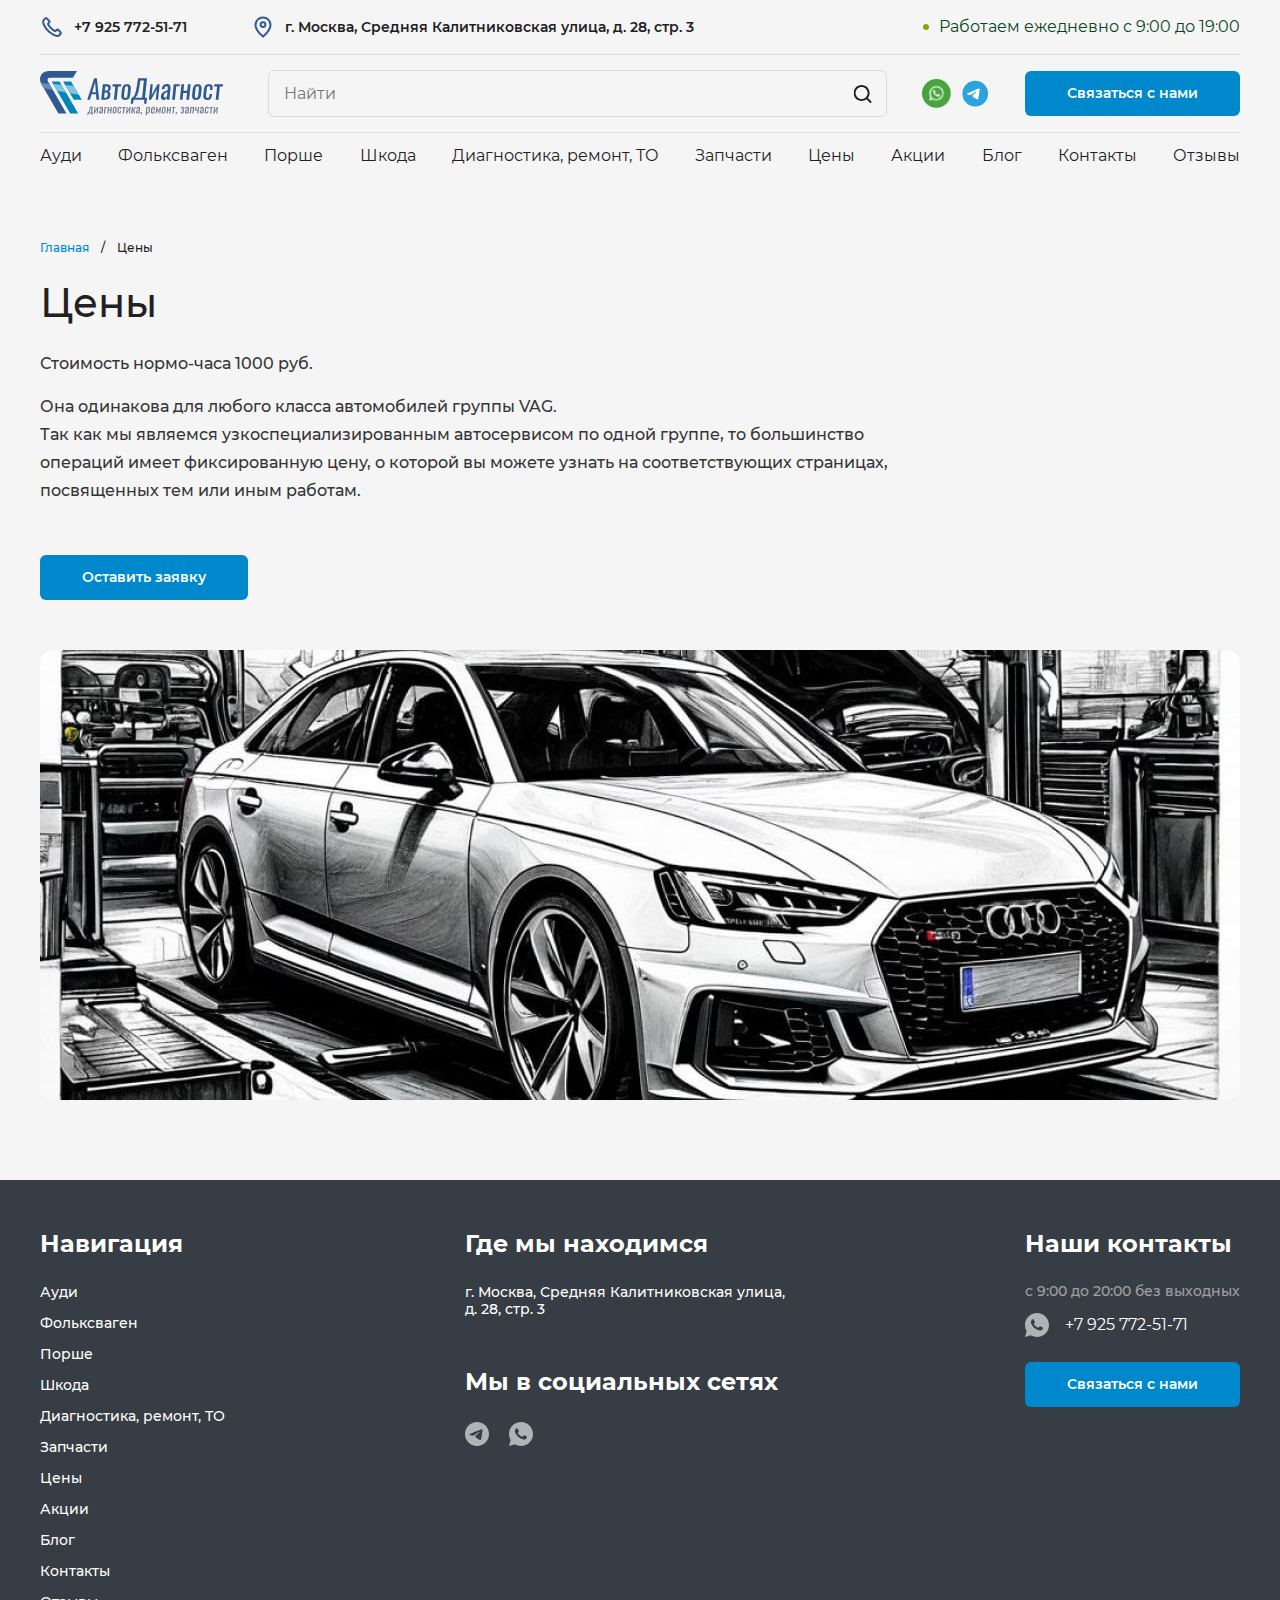
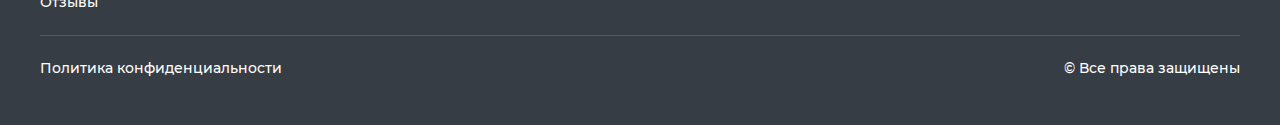
<file: prices.html>
<!DOCTYPE html><html lang="ru"><head><title>Цены</title><meta charset="UTF-8"><meta name="format-detection" content="telephone=no"><link rel="stylesheet" href="css/style.min.css?_v=20250202162937"><link rel="shortcut icon" href="img/favicon.svg"><meta name="robots" content="noindex, nofollow"><meta name="viewport" content="width=device-width,initial-scale=1,maximum-scale=1"></head><body><div class="wrapper"><header class="header"><div class="top-header"><div class="top-header__container"><div class="top-header__body"><a class="top-header__phone" href="tel:+79257725171">+7 925 772-51-71</a><address class="top-header__address">г. Москва, Средняя Калитниковская улица, д. 28, стр. 3</address><span class="top-header__worktime">Работаем ежедневно с 9:00 до 19:00</span></div></div></div><div class="middle-header"><div class="middle-header__container"><div class="middle-header__body"><a class="middle-header__logo" href=""><img src="img/logo.svg" width="183" height="46" alt="АвтоДиагност логотип"></a><form class="header-search" action="#"><input class="header-search__input input" autocomplete="no" type="text" name="header_search" placeholder="Найти"> <button class="header-search__btn" aria-label="Искать"></button></form><ul class="middle-header__socials" data-da=".menu__body, 991, last"><li class="middle-header__social"><a class="middle-header__link" href="" aria-label="Перейти в ватсап"><picture><source srcset="img/icons/socials/h-whats.webp" type="image/webp"><img src="img/icons/socials/h-whats.png" width="29" height="29" alt=""></picture></a></li><li class="middle-header__social"><a class="middle-header__link" href="" aria-label="Перейти в телеграм"><img src="img/icons/socials/h-tg.svg" width="29" height="29" alt=""></a></li></ul><button class="middle-header__search-btn" aria-label="Открыть поиск"></button> <a class="middle-header__mob-phone" href="tel:+79257725171"></a> <button class="middle-header__btn btn">Связаться с нами</button> <button class="icon-menu" aria-label="Открыть меню"><span></span></button></div></div></div><div class="bottom-header"><div class="bottom-header__container"><div class="menu"><nav class="menu__body"><ul class="menu__list"><li class="menu__item"><a class="menu__link" href="">Ауди</a></li><li class="menu__item"><a class="menu__link" href="">Фольксваген</a></li><li class="menu__item"><a class="menu__link" href="">Порше</a></li><li class="menu__item"><a class="menu__link" href="">Шкода</a></li><li class="menu__item"><a class="menu__link" href="">Диагностика, ремонт, ТО</a></li><li class="menu__item"><a class="menu__link" href="">Запчасти</a></li><li class="menu__item"><a class="menu__link" href="">Цены</a></li><li class="menu__item"><a class="menu__link" href="">Акции</a></li><li class="menu__item"><a class="menu__link" href="">Блог</a></li><li class="menu__item"><a class="menu__link" href="">Контакты</a></li><li class="menu__item"><a class="menu__link" href="">Отзывы</a></li></ul><button class="menu__btn btn">Связаться с нами</button></nav></div></div></div></header><main class="page"><section class="prices"><div class="prices__container"><nav class="breadcrumbs"><ul class="breadcrumbs__list"><li><a class="breadcrumbs__link" href="">Главная</a></li><li><span class="breadcrumbs__item">Цены</span></li></ul></nav><h1 class="prices__title title">Цены</h1><div class="prices__content"><p>Стоимость нормо-часа 1000 руб.</p><p>Она одинакова для любого класса автомобилей группы VAG.<br>Так как мы являемся узкоспециализированным автосервисом по одной группе, то большинство операций имеет фиксированную цену, о которой вы можете узнать на соответствующих страницах, посвященных тем или иным работам.</p></div><a class="prices__btn btn" href="">Оставить заявку</a> <img srcset="img/prices/01@2x.jpg 2x" src="img/prices/01.jpg" width="1200" height="450" loading="lazy" alt=""></div></section></main><footer class="footer"><div class="main-footer"><div class="main-footer__container"><div class="nav-footer"><div class="footer__label">Навигация</div><ul class="nav-footer__list"><li class="nav-footer__item"><a class="nav-footer__link" href="">Ауди</a></li><li class="nav-footer__item"><a class="nav-footer__link" href="">Фольксваген</a></li><li class="nav-footer__item"><a class="nav-footer__link" href="">Порше</a></li><li class="nav-footer__item"><a class="nav-footer__link" href="">Шкода</a></li><li class="nav-footer__item"><a class="nav-footer__link" href="">Диагностика, ремонт, ТО</a></li><li class="nav-footer__item"><a class="nav-footer__link" href="">Запчасти</a></li><li class="nav-footer__item"><a class="nav-footer__link" href="">Цены</a></li><li class="nav-footer__item"><a class="nav-footer__link" href="">Акции</a></li><li class="nav-footer__item"><a class="nav-footer__link" href="">Блог</a></li><li class="nav-footer__item"><a class="nav-footer__link" href="">Контакты</a></li><li class="nav-footer__item"><a class="nav-footer__link" href="">Отзывы</a></li></ul></div><div class="middle-footer"><div class="middle-footer__col"><div class="footer__label">Где мы находимся</div><address class="middle-footer__address">г. Москва, Средняя Калитниковская улица, д. 28, стр. 3</address></div><div class="middle-footer__col"><div class="footer__label">Мы в социальных сетях</div><ul class="middle-footer__socials"><li class="middle-footer__social"><a class="middle-footer__link" aria-label="Перейти в Телеграм" href=""><img src="img/icons/socials/tg.svg" width="24" height="24" loading="lazy" alt=""></a></li><li class="middle-footer__social"><a class="middle-footer__link" aria-label="Перейти в Ватсап" href=""><img src="img/icons/socials/whats.svg" width="24" height="24" loading="lazy" alt=""></a></li></ul></div></div><div class="contacts-footer"><div class="footer__label">Наши контакты</div><span class="contacts-footer__descr">с 9:00 до 20:00 без выходных</span> <a class="contacts-footer__phone" href="tel:+79257725171">+7 925 772-51-71</a> <a class="contacts-footer__btn btn" href="">Связаться с нами</a></div></div></div><div class="bottom-footer"><div class="bottom-footer__container"><div class="bottom-footer__body"><a class="bottom-footer__policy" href="" target="_blank">Политика конфиденциальности</a> <small class="bottom-footer__copy">© Все права защищены</small></div></div></div></footer></div><script src="js/app.min.js?_v=20250202162937"></script></body></html>
</file>
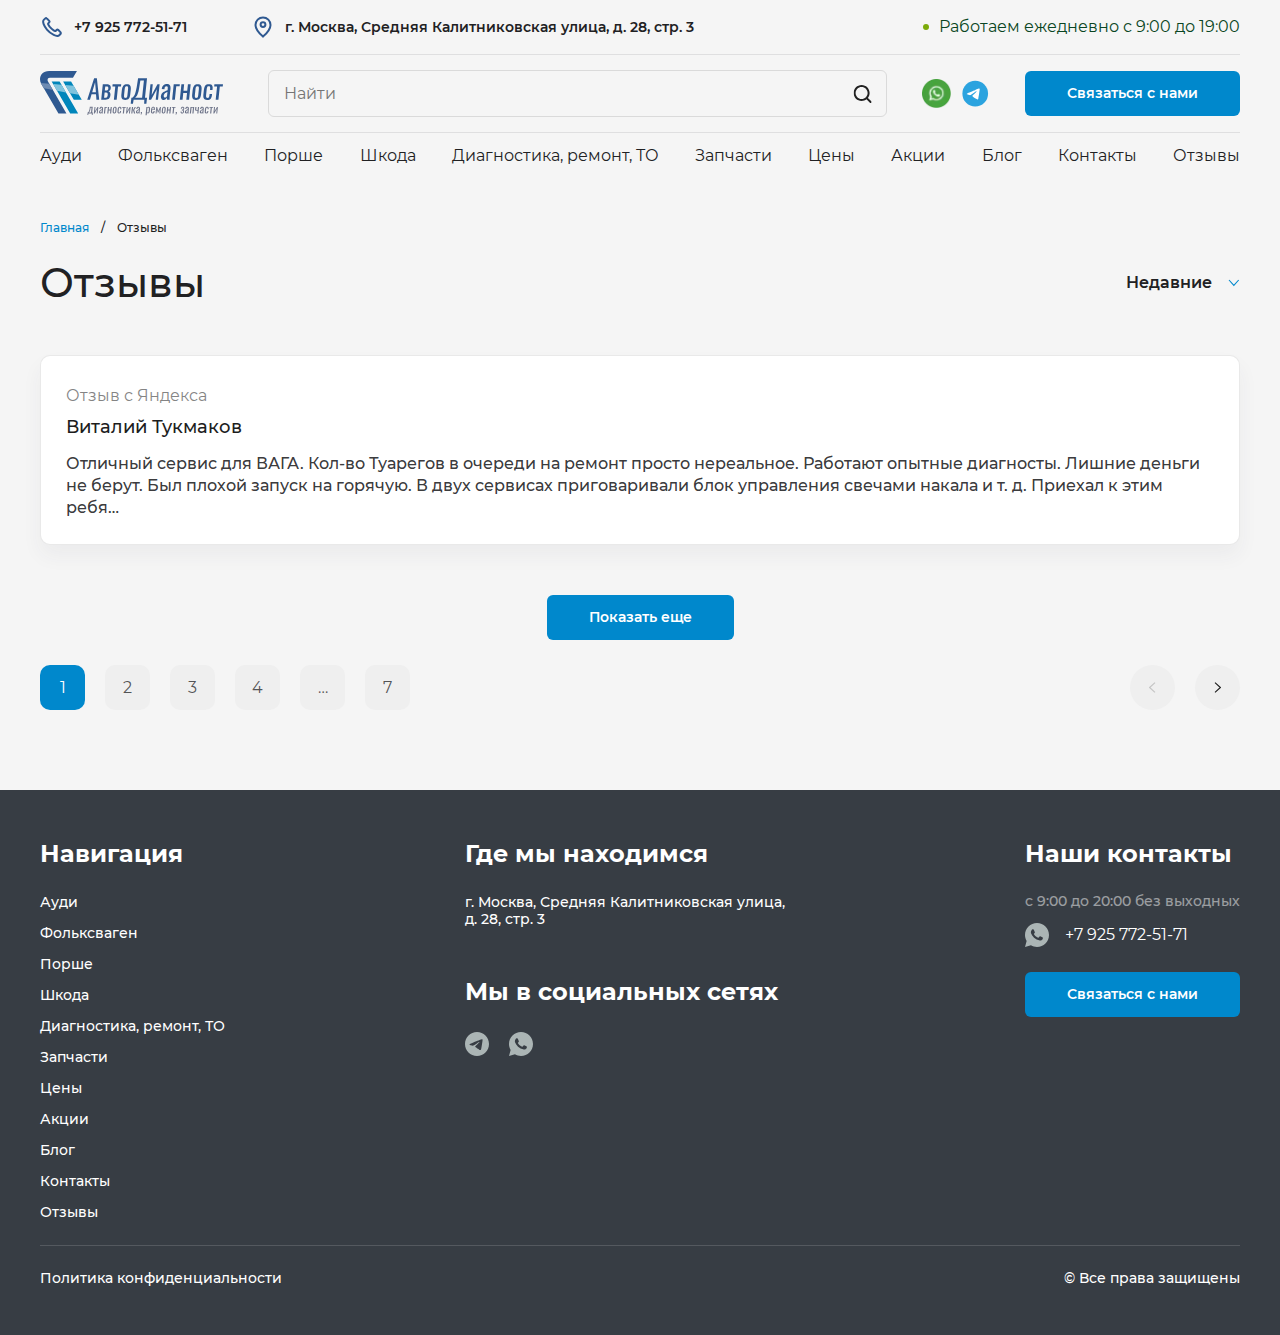
<file: reviews.html>
<!DOCTYPE html><html lang="ru"><head><title>Отзывы</title><meta charset="UTF-8"><meta name="format-detection" content="telephone=no"><link rel="stylesheet" href="css/style.min.css?_v=20250202162937"><link rel="shortcut icon" href="img/favicon.svg"><meta name="robots" content="noindex, nofollow"><meta name="viewport" content="width=device-width,initial-scale=1,maximum-scale=1"></head><body><div class="wrapper"><header class="header"><div class="top-header"><div class="top-header__container"><div class="top-header__body"><a class="top-header__phone" href="tel:+79257725171">+7 925 772-51-71</a><address class="top-header__address">г. Москва, Средняя Калитниковская улица, д. 28, стр. 3</address><span class="top-header__worktime">Работаем ежедневно с 9:00 до 19:00</span></div></div></div><div class="middle-header"><div class="middle-header__container"><div class="middle-header__body"><a class="middle-header__logo" href=""><img src="img/logo.svg" width="183" height="46" alt="АвтоДиагност логотип"></a><form class="header-search" action="#"><input class="header-search__input input" autocomplete="no" type="text" name="header_search" placeholder="Найти"> <button class="header-search__btn" aria-label="Искать"></button></form><ul class="middle-header__socials" data-da=".menu__body, 991, last"><li class="middle-header__social"><a class="middle-header__link" href="" aria-label="Перейти в ватсап"><picture><source srcset="img/icons/socials/h-whats.webp" type="image/webp"><img src="img/icons/socials/h-whats.png" width="29" height="29" alt=""></picture></a></li><li class="middle-header__social"><a class="middle-header__link" href="" aria-label="Перейти в телеграм"><img src="img/icons/socials/h-tg.svg" width="29" height="29" alt=""></a></li></ul><button class="middle-header__search-btn" aria-label="Открыть поиск"></button> <a class="middle-header__mob-phone" href="tel:+79257725171"></a> <button class="middle-header__btn btn">Связаться с нами</button> <button class="icon-menu" aria-label="Открыть меню"><span></span></button></div></div></div><div class="bottom-header"><div class="bottom-header__container"><div class="menu"><nav class="menu__body"><ul class="menu__list"><li class="menu__item"><a class="menu__link" href="">Ауди</a></li><li class="menu__item"><a class="menu__link" href="">Фольксваген</a></li><li class="menu__item"><a class="menu__link" href="">Порше</a></li><li class="menu__item"><a class="menu__link" href="">Шкода</a></li><li class="menu__item"><a class="menu__link" href="">Диагностика, ремонт, ТО</a></li><li class="menu__item"><a class="menu__link" href="">Запчасти</a></li><li class="menu__item"><a class="menu__link" href="">Цены</a></li><li class="menu__item"><a class="menu__link" href="">Акции</a></li><li class="menu__item"><a class="menu__link" href="">Блог</a></li><li class="menu__item"><a class="menu__link" href="">Контакты</a></li><li class="menu__item"><a class="menu__link" href="">Отзывы</a></li></ul><button class="menu__btn btn">Связаться с нами</button></nav></div></div></div></header><main class="page"><section class="reviews"><div class="reviews__container"><nav class="breadcrumbs"><ul class="breadcrumbs__list"><li><a class="breadcrumbs__link" href="">Главная</a></li><li><span class="breadcrumbs__item">Отзывы</span></li></ul></nav><div class="reviews__top"><h1 class="reviews__title title">Отзывы</h1><div class="sort"><button class="sort__btn">Недавние</button><div class="sub-sort"><button class="sub-sort__btn current">Недавние</button> <button class="sub-sort__btn">Старые</button></div></div></div><ul class="reviews__list"><li class="review"><span class="review__descr">Отзыв с Яндекса</span><div class="review__name">Виталий Тукмаков</div><p>Отличный сервис для ВАГА. Кол-во Туарегов в очереди на ремонт просто нереальное. Работают опытные диагносты. Лишние деньги не берут. Был плохой запуск на горячую. В двух сервисах приговаривали блок управления свечами накала и т. д. Приехал к этим ребя…</p></li></ul><div class="reviews__btn-wrapper"><a class="reviews__btn btn" href="">Показать еще</a></div><div class="pagging"><ul class="pagging__list"><li class="pagging__item"><a class="pagging__link pagging__link_active" href="">1</a></li><li class="pagging__item"><a class="pagging__link" href="">2</a></li><li class="pagging__item"><a class="pagging__link" href="">3</a></li><li class="pagging__item"><a class="pagging__link" href="">4</a></li><li class="pagging__item"><span class="pagging__link" href="">…</span></li><li class="pagging__item"><a class="pagging__link" href="">7</a></li></ul><div class="pagging__btns"><a class="pagging__arrow pagging__arrow_disabled pagging__arrow_prev" href="" aria-label="Перейте к предыдущей странице"></a> <a class="pagging__arrow pagging__arrow_next" href="" aria-label="Перейте к следующей странице"></a></div></div></div></section></main><footer class="footer"><div class="main-footer"><div class="main-footer__container"><div class="nav-footer"><div class="footer__label">Навигация</div><ul class="nav-footer__list"><li class="nav-footer__item"><a class="nav-footer__link" href="">Ауди</a></li><li class="nav-footer__item"><a class="nav-footer__link" href="">Фольксваген</a></li><li class="nav-footer__item"><a class="nav-footer__link" href="">Порше</a></li><li class="nav-footer__item"><a class="nav-footer__link" href="">Шкода</a></li><li class="nav-footer__item"><a class="nav-footer__link" href="">Диагностика, ремонт, ТО</a></li><li class="nav-footer__item"><a class="nav-footer__link" href="">Запчасти</a></li><li class="nav-footer__item"><a class="nav-footer__link" href="">Цены</a></li><li class="nav-footer__item"><a class="nav-footer__link" href="">Акции</a></li><li class="nav-footer__item"><a class="nav-footer__link" href="">Блог</a></li><li class="nav-footer__item"><a class="nav-footer__link" href="">Контакты</a></li><li class="nav-footer__item"><a class="nav-footer__link" href="">Отзывы</a></li></ul></div><div class="middle-footer"><div class="middle-footer__col"><div class="footer__label">Где мы находимся</div><address class="middle-footer__address">г. Москва, Средняя Калитниковская улица, д. 28, стр. 3</address></div><div class="middle-footer__col"><div class="footer__label">Мы в социальных сетях</div><ul class="middle-footer__socials"><li class="middle-footer__social"><a class="middle-footer__link" aria-label="Перейти в Телеграм" href=""><img src="img/icons/socials/tg.svg" width="24" height="24" loading="lazy" alt=""></a></li><li class="middle-footer__social"><a class="middle-footer__link" aria-label="Перейти в Ватсап" href=""><img src="img/icons/socials/whats.svg" width="24" height="24" loading="lazy" alt=""></a></li></ul></div></div><div class="contacts-footer"><div class="footer__label">Наши контакты</div><span class="contacts-footer__descr">с 9:00 до 20:00 без выходных</span> <a class="contacts-footer__phone" href="tel:+79257725171">+7 925 772-51-71</a> <a class="contacts-footer__btn btn" href="">Связаться с нами</a></div></div></div><div class="bottom-footer"><div class="bottom-footer__container"><div class="bottom-footer__body"><a class="bottom-footer__policy" href="" target="_blank">Политика конфиденциальности</a> <small class="bottom-footer__copy">© Все права защищены</small></div></div></div></footer></div><script src="js/app.min.js?_v=20250202162937"></script></body></html>
</file>
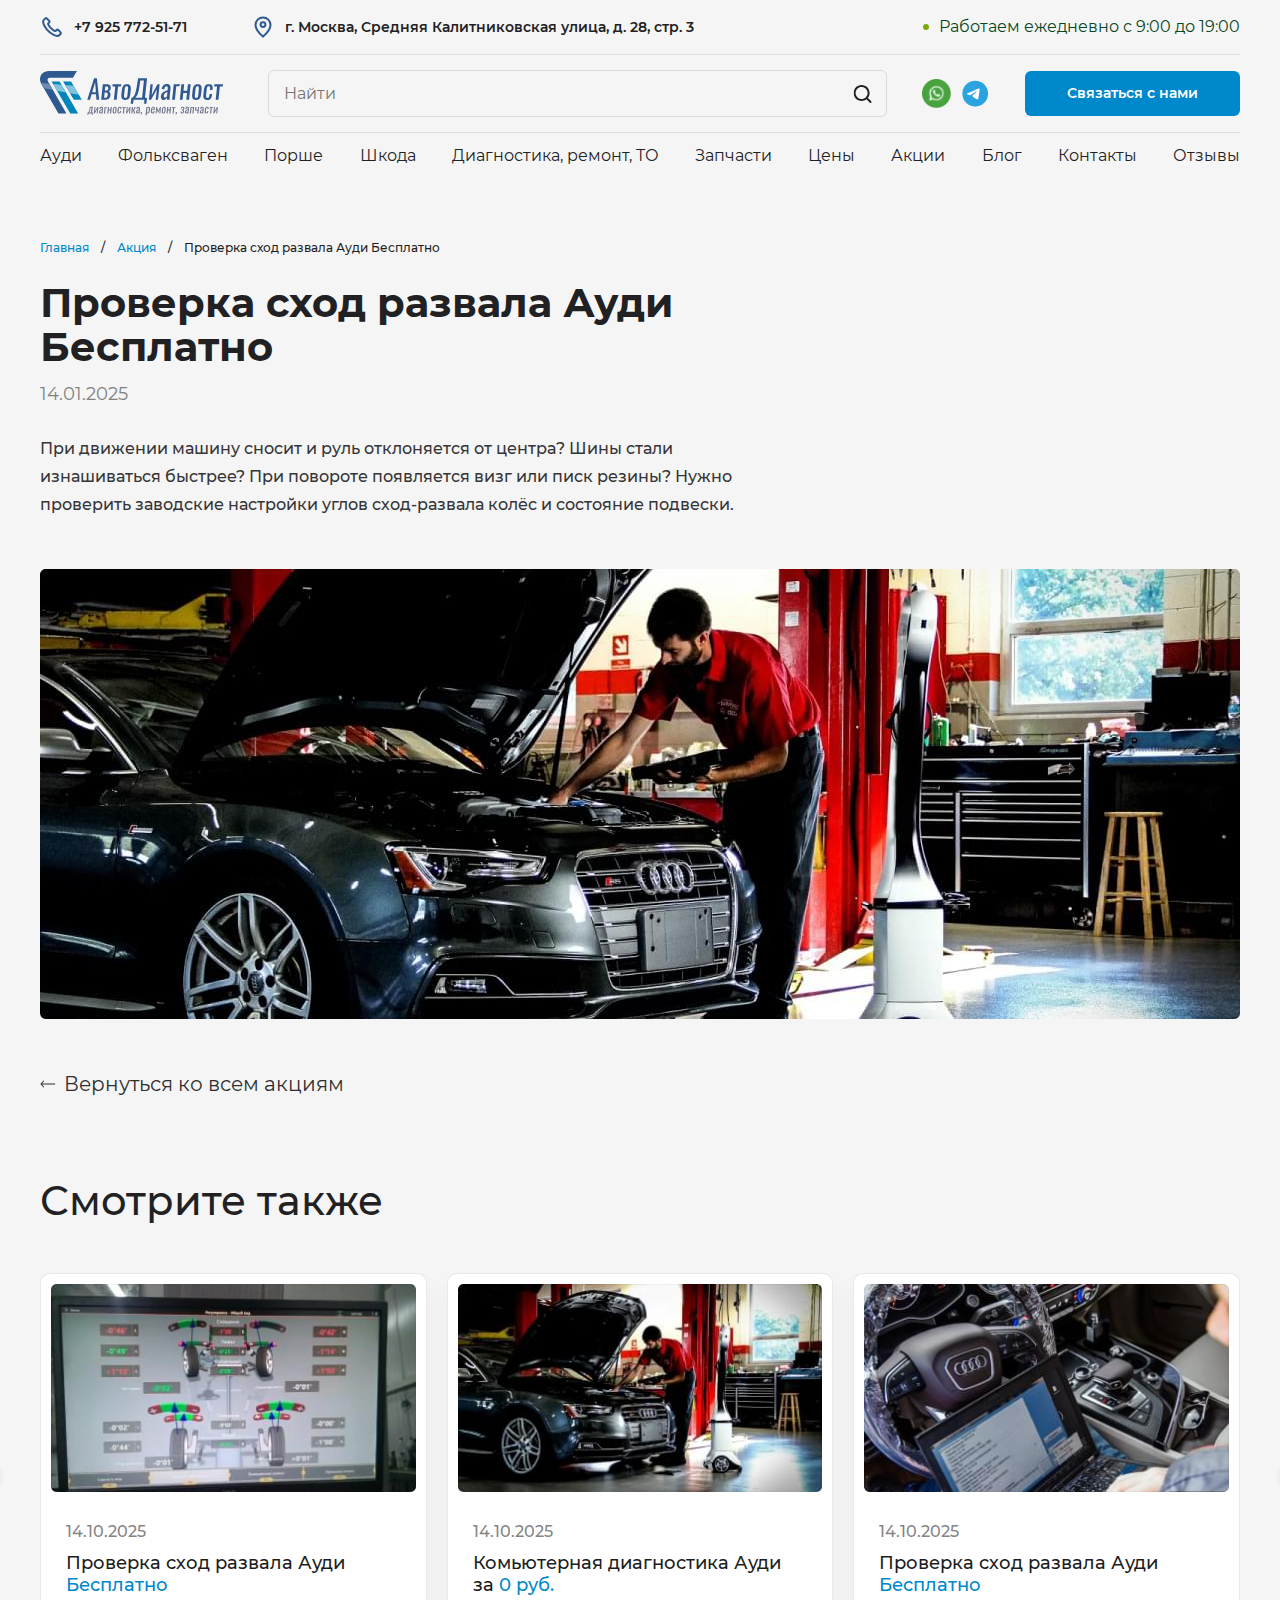
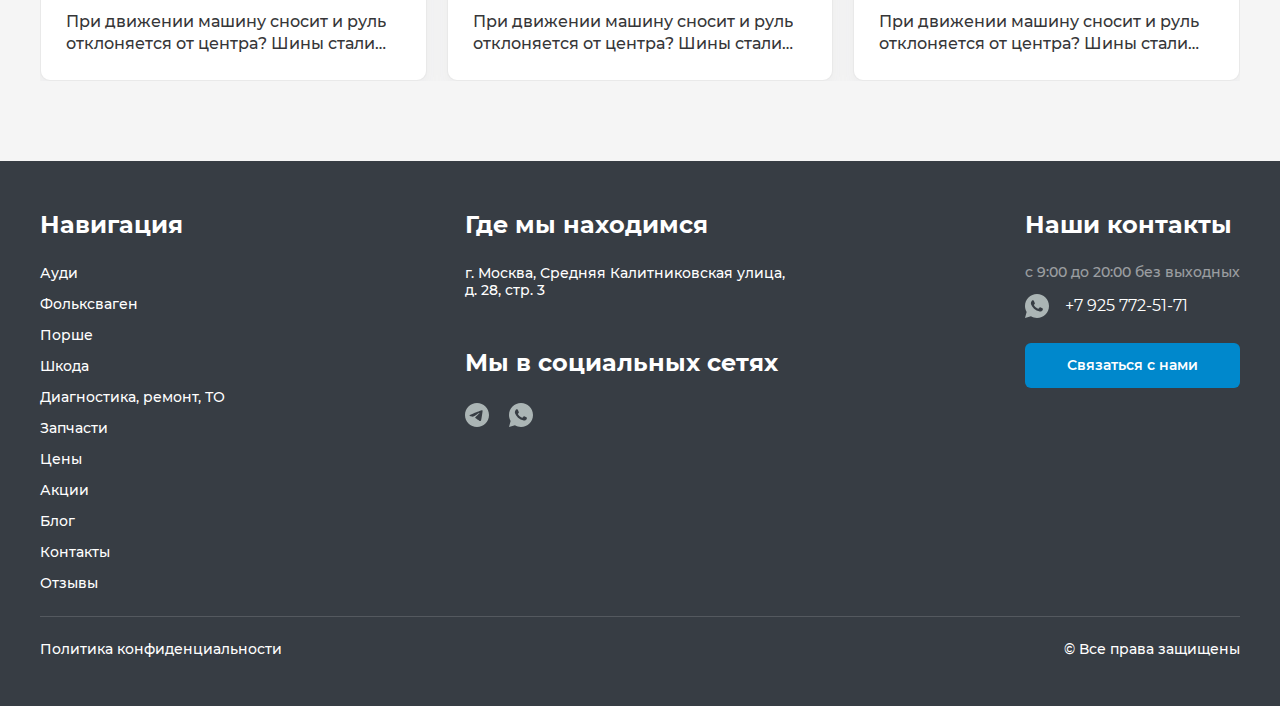
<file: stock.html>
<!DOCTYPE html><html lang="ru"><head><title>Раскрытая акция</title><meta charset="UTF-8"><meta name="format-detection" content="telephone=no"><link rel="stylesheet" href="css/style.min.css?_v=20250202162937"><link rel="shortcut icon" href="img/favicon.svg"><meta name="robots" content="noindex, nofollow"><meta name="viewport" content="width=device-width,initial-scale=1,maximum-scale=1"></head><body><div class="wrapper"><header class="header"><div class="top-header"><div class="top-header__container"><div class="top-header__body"><a class="top-header__phone" href="tel:+79257725171">+7 925 772-51-71</a><address class="top-header__address">г. Москва, Средняя Калитниковская улица, д. 28, стр. 3</address><span class="top-header__worktime">Работаем ежедневно с 9:00 до 19:00</span></div></div></div><div class="middle-header"><div class="middle-header__container"><div class="middle-header__body"><a class="middle-header__logo" href=""><img src="img/logo.svg" width="183" height="46" alt="АвтоДиагност логотип"></a><form class="header-search" action="#"><input class="header-search__input input" autocomplete="no" type="text" name="header_search" placeholder="Найти"> <button class="header-search__btn" aria-label="Искать"></button></form><ul class="middle-header__socials" data-da=".menu__body, 991, last"><li class="middle-header__social"><a class="middle-header__link" href="" aria-label="Перейти в ватсап"><picture><source srcset="img/icons/socials/h-whats.webp" type="image/webp"><img src="img/icons/socials/h-whats.png" width="29" height="29" alt=""></picture></a></li><li class="middle-header__social"><a class="middle-header__link" href="" aria-label="Перейти в телеграм"><img src="img/icons/socials/h-tg.svg" width="29" height="29" alt=""></a></li></ul><button class="middle-header__search-btn" aria-label="Открыть поиск"></button> <a class="middle-header__mob-phone" href="tel:+79257725171"></a> <button class="middle-header__btn btn">Связаться с нами</button> <button class="icon-menu" aria-label="Открыть меню"><span></span></button></div></div></div><div class="bottom-header"><div class="bottom-header__container"><div class="menu"><nav class="menu__body"><ul class="menu__list"><li class="menu__item"><a class="menu__link" href="">Ауди</a></li><li class="menu__item"><a class="menu__link" href="">Фольксваген</a></li><li class="menu__item"><a class="menu__link" href="">Порше</a></li><li class="menu__item"><a class="menu__link" href="">Шкода</a></li><li class="menu__item"><a class="menu__link" href="">Диагностика, ремонт, ТО</a></li><li class="menu__item"><a class="menu__link" href="">Запчасти</a></li><li class="menu__item"><a class="menu__link" href="">Цены</a></li><li class="menu__item"><a class="menu__link" href="">Акции</a></li><li class="menu__item"><a class="menu__link" href="">Блог</a></li><li class="menu__item"><a class="menu__link" href="">Контакты</a></li><li class="menu__item"><a class="menu__link" href="">Отзывы</a></li></ul><button class="menu__btn btn">Связаться с нами</button></nav></div></div></div></header><main class="page"><section class="post"><div class="post__container"><nav class="breadcrumbs"><ul class="breadcrumbs__list"><li><a class="breadcrumbs__link" href="">Главная</a></li><li><a class="breadcrumbs__link" href="">Акция</a></li><li><span class="breadcrumbs__item">Проверка сход развала Ауди Бесплатно</span></li></ul></nav><h1 class="post__title title">Проверка сход развала Ауди Бесплатно</h1><span class="post__date">14.01.2025</span><p>При движении машину сносит и руль отклоняется от центра? Шины стали изнашиваться быстрее? При повороте появляется визг или писк резины? Нужно проверить заводские настройки углов сход-развала колёс и состояние подвески.</p><img srcset="img/stocks/stock/1@2x.jpg 2x" src="img/stocks/stock/1.jpg" width="1200" height="450" loading="lazy" alt=""> <a class="post__back" href="">Вернуться ко всем акциям</a></div></section><section class="other"><div class="other__container"><h2 class="other__title title">Смотрите также</h2><div class="other__slider-wrapper"><div class="other__slider swiper"><div class="other__wrapper swiper-wrapper"><div class="swiper-slide stock blog-item"><a class="blog-item__image" href=""><img srcset="img/stocks/01@2x.jpg 2x" src="img/stocks/01.jpg" width="367" height="210" loading="lazy" alt="Проверка сход развала Ауди Бесплатно"></a><div class="blog-item__bottom"><span class="blog-item__date">14.10.2025</span><div class="stock__label"><a href="">Проверка сход развала Ауди <span>Бесплатно</span></a></div><div class="stock__descr">При движении машину сносит и руль отклоняется от центра? Шины стали…</div></div></div><div class="swiper-slide stock blog-item"><a class="blog-item__image" href=""><img srcset="img/stocks/02@2x.jpg 2x" src="img/stocks/02.jpg" width="367" height="210" loading="lazy" alt="Комьютерная диагностика Ауди за 0 руб."></a><div class="blog-item__bottom"><span class="blog-item__date">14.10.2025</span><div class="stock__label"><a href="">Комьютерная диагностика Ауди за <span>0 руб.</span></a></div><div class="stock__descr">При движении машину сносит и руль отклоняется от центра? Шины стали…</div></div></div><div class="swiper-slide stock blog-item"><a class="blog-item__image" href=""><img srcset="img/stocks/03@2x.jpg 2x" src="img/stocks/03.jpg" width="367" height="210" loading="lazy" alt="Проверка сход развала Ауди Бесплатно"></a><div class="blog-item__bottom"><span class="blog-item__date">14.10.2025</span><div class="stock__label"><a href="">Проверка сход развала Ауди <span>Бесплатно</span></a></div><div class="stock__descr">При движении машину сносит и руль отклоняется от центра? Шины стали…</div></div></div><div class="swiper-slide stock blog-item"><a class="blog-item__image" href=""><img srcset="img/stocks/02@2x.jpg 2x" src="img/stocks/02.jpg" width="367" height="210" loading="lazy" alt="Комьютерная диагностика Ауди за 0 руб."></a><div class="blog-item__bottom"><span class="blog-item__date">14.10.2025</span><div class="stock__label"><a href="">Комьютерная диагностика Ауди за <span>0 руб.</span></a></div><div class="stock__descr">При движении машину сносит и руль отклоняется от центра? Шины стали…</div></div></div><div class="swiper-slide stock blog-item"><a class="blog-item__image" href=""><img srcset="img/stocks/03@2x.jpg 2x" src="img/stocks/03.jpg" width="367" height="210" loading="lazy" alt="Проверка сход развала Ауди Бесплатно"></a><div class="blog-item__bottom"><span class="blog-item__date">14.10.2025</span><div class="stock__label"><a href="">Проверка сход развала Ауди <span>Бесплатно</span></a></div><div class="stock__descr">При движении машину сносит и руль отклоняется от центра? Шины стали…</div></div></div></div></div><div class="slider-controls"><button class="slider-controls__btn other__slider-btn other__slider-btn_prev slider-controls__btn_prev" aria-label="Перейти к предыдущему слайд"></button> <button class="slider-controls__btn other__slider-btn other__slider-btn_next slider-controls__btn_next" aria-label="Перейти к следующему слайд"></button></div></div><div class="swiper-scrollbar-wrapper"><div class="other__scrollbar swiper-scrollbar"></div></div></div></section></main><footer class="footer"><div class="main-footer"><div class="main-footer__container"><div class="nav-footer"><div class="footer__label">Навигация</div><ul class="nav-footer__list"><li class="nav-footer__item"><a class="nav-footer__link" href="">Ауди</a></li><li class="nav-footer__item"><a class="nav-footer__link" href="">Фольксваген</a></li><li class="nav-footer__item"><a class="nav-footer__link" href="">Порше</a></li><li class="nav-footer__item"><a class="nav-footer__link" href="">Шкода</a></li><li class="nav-footer__item"><a class="nav-footer__link" href="">Диагностика, ремонт, ТО</a></li><li class="nav-footer__item"><a class="nav-footer__link" href="">Запчасти</a></li><li class="nav-footer__item"><a class="nav-footer__link" href="">Цены</a></li><li class="nav-footer__item"><a class="nav-footer__link" href="">Акции</a></li><li class="nav-footer__item"><a class="nav-footer__link" href="">Блог</a></li><li class="nav-footer__item"><a class="nav-footer__link" href="">Контакты</a></li><li class="nav-footer__item"><a class="nav-footer__link" href="">Отзывы</a></li></ul></div><div class="middle-footer"><div class="middle-footer__col"><div class="footer__label">Где мы находимся</div><address class="middle-footer__address">г. Москва, Средняя Калитниковская улица, д. 28, стр. 3</address></div><div class="middle-footer__col"><div class="footer__label">Мы в социальных сетях</div><ul class="middle-footer__socials"><li class="middle-footer__social"><a class="middle-footer__link" aria-label="Перейти в Телеграм" href=""><img src="img/icons/socials/tg.svg" width="24" height="24" loading="lazy" alt=""></a></li><li class="middle-footer__social"><a class="middle-footer__link" aria-label="Перейти в Ватсап" href=""><img src="img/icons/socials/whats.svg" width="24" height="24" loading="lazy" alt=""></a></li></ul></div></div><div class="contacts-footer"><div class="footer__label">Наши контакты</div><span class="contacts-footer__descr">с 9:00 до 20:00 без выходных</span> <a class="contacts-footer__phone" href="tel:+79257725171">+7 925 772-51-71</a> <a class="contacts-footer__btn btn" href="">Связаться с нами</a></div></div></div><div class="bottom-footer"><div class="bottom-footer__container"><div class="bottom-footer__body"><a class="bottom-footer__policy" href="" target="_blank">Политика конфиденциальности</a> <small class="bottom-footer__copy">© Все права защищены</small></div></div></div></footer></div><script src="js/app.min.js?_v=20250202162937"></script></body></html>
</file>
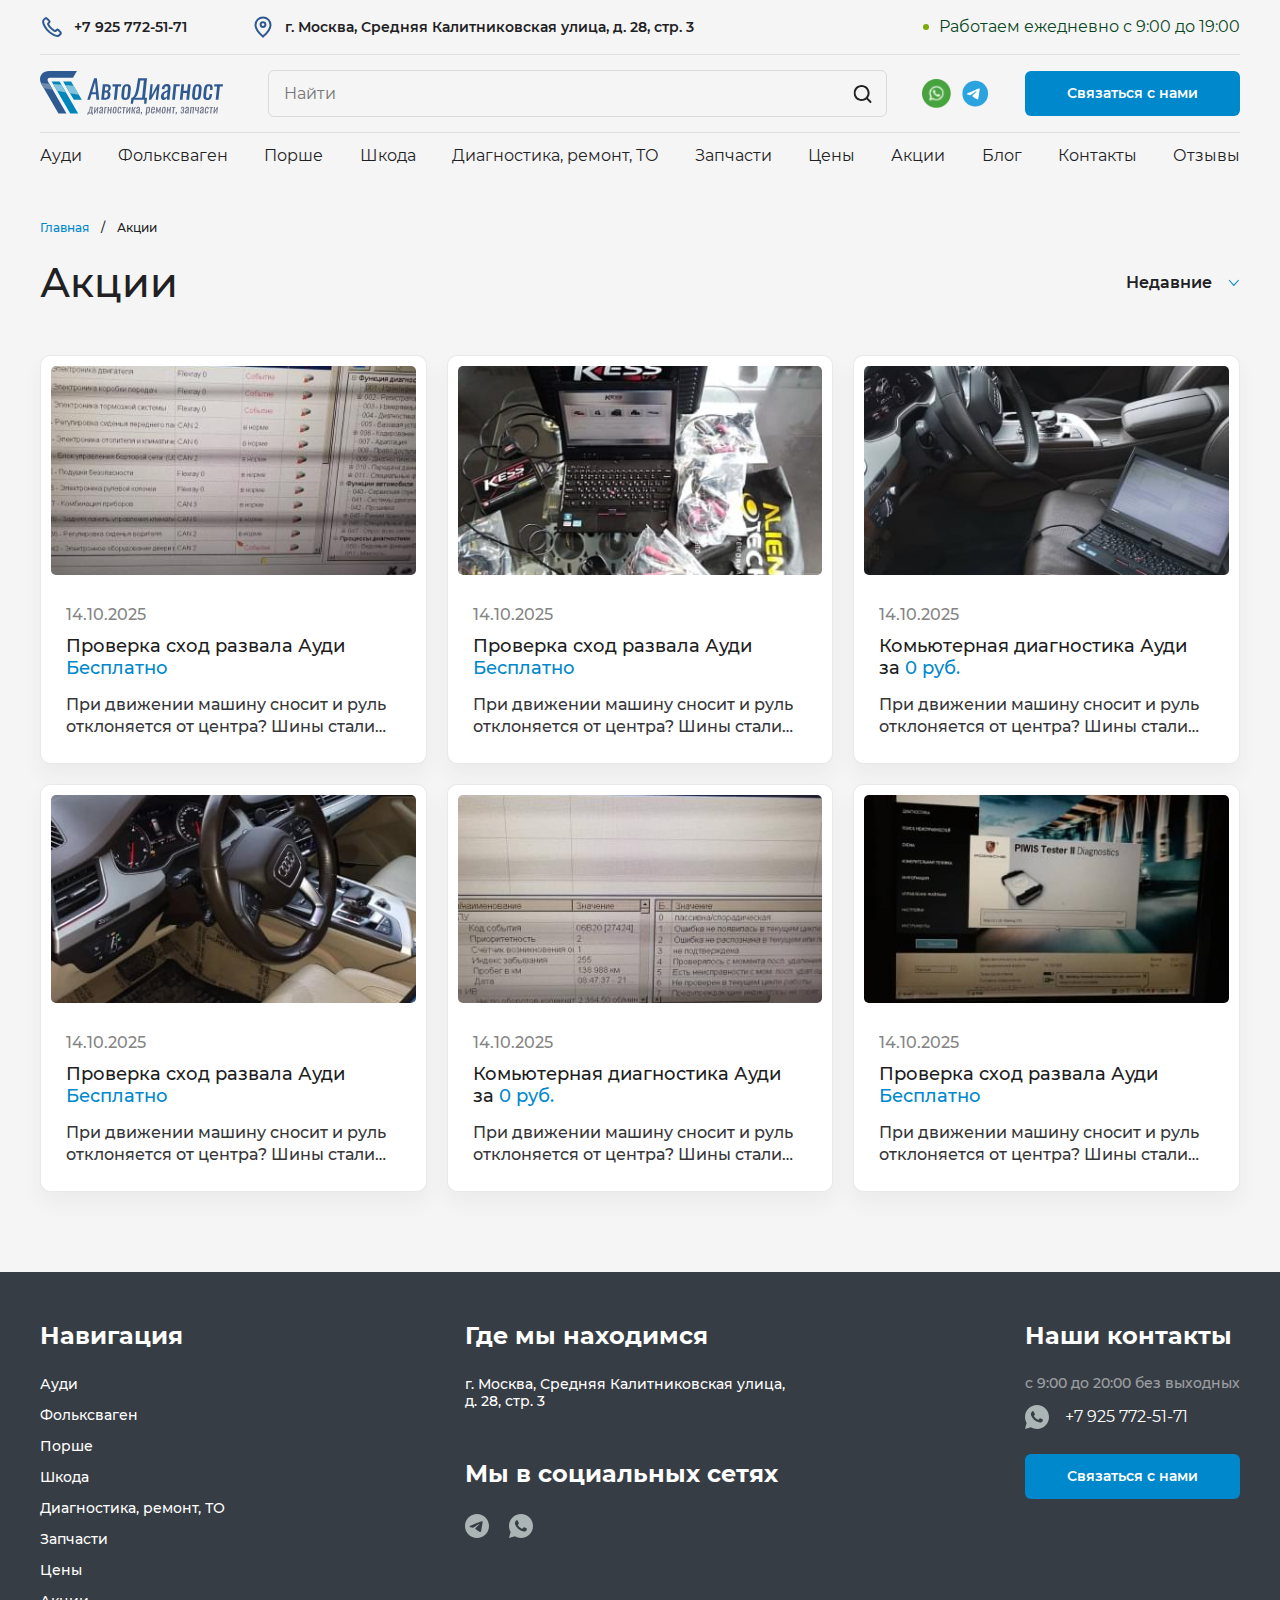
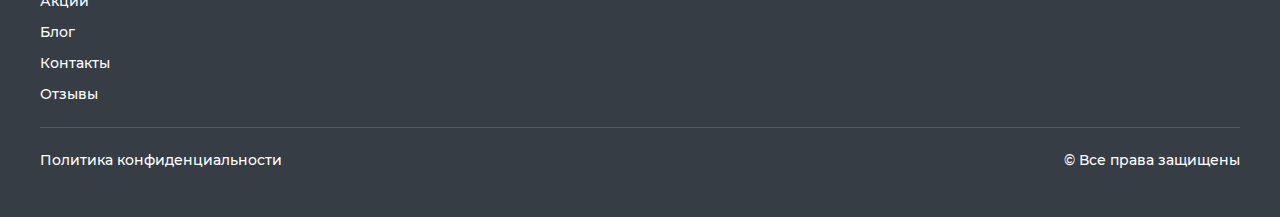
<file: stocks.html>
<!DOCTYPE html><html lang="ru"><head><title>Акции</title><meta charset="UTF-8"><meta name="format-detection" content="telephone=no"><link rel="stylesheet" href="css/style.min.css?_v=20250202162937"><link rel="shortcut icon" href="img/favicon.svg"><meta name="robots" content="noindex, nofollow"><meta name="viewport" content="width=device-width,initial-scale=1,maximum-scale=1"></head><body><div class="wrapper"><header class="header"><div class="top-header"><div class="top-header__container"><div class="top-header__body"><a class="top-header__phone" href="tel:+79257725171">+7 925 772-51-71</a><address class="top-header__address">г. Москва, Средняя Калитниковская улица, д. 28, стр. 3</address><span class="top-header__worktime">Работаем ежедневно с 9:00 до 19:00</span></div></div></div><div class="middle-header"><div class="middle-header__container"><div class="middle-header__body"><a class="middle-header__logo" href=""><img src="img/logo.svg" width="183" height="46" alt="АвтоДиагност логотип"></a><form class="header-search" action="#"><input class="header-search__input input" autocomplete="no" type="text" name="header_search" placeholder="Найти"> <button class="header-search__btn" aria-label="Искать"></button></form><ul class="middle-header__socials" data-da=".menu__body, 991, last"><li class="middle-header__social"><a class="middle-header__link" href="" aria-label="Перейти в ватсап"><picture><source srcset="img/icons/socials/h-whats.webp" type="image/webp"><img src="img/icons/socials/h-whats.png" width="29" height="29" alt=""></picture></a></li><li class="middle-header__social"><a class="middle-header__link" href="" aria-label="Перейти в телеграм"><img src="img/icons/socials/h-tg.svg" width="29" height="29" alt=""></a></li></ul><button class="middle-header__search-btn" aria-label="Открыть поиск"></button> <a class="middle-header__mob-phone" href="tel:+79257725171"></a> <button class="middle-header__btn btn">Связаться с нами</button> <button class="icon-menu" aria-label="Открыть меню"><span></span></button></div></div></div><div class="bottom-header"><div class="bottom-header__container"><div class="menu"><nav class="menu__body"><ul class="menu__list"><li class="menu__item"><a class="menu__link" href="">Ауди</a></li><li class="menu__item"><a class="menu__link" href="">Фольксваген</a></li><li class="menu__item"><a class="menu__link" href="">Порше</a></li><li class="menu__item"><a class="menu__link" href="">Шкода</a></li><li class="menu__item"><a class="menu__link" href="">Диагностика, ремонт, ТО</a></li><li class="menu__item"><a class="menu__link" href="">Запчасти</a></li><li class="menu__item"><a class="menu__link" href="">Цены</a></li><li class="menu__item"><a class="menu__link" href="">Акции</a></li><li class="menu__item"><a class="menu__link" href="">Блог</a></li><li class="menu__item"><a class="menu__link" href="">Контакты</a></li><li class="menu__item"><a class="menu__link" href="">Отзывы</a></li></ul><button class="menu__btn btn">Связаться с нами</button></nav></div></div></div></header><main class="page"><section class="reviews blog"><div class="reviews__container"><nav class="breadcrumbs"><ul class="breadcrumbs__list"><li><a class="breadcrumbs__link" href="">Главная</a></li><li><span class="breadcrumbs__item">Акции</span></li></ul></nav><div class="reviews__top"><h1 class="reviews__title title">Акции</h1><div class="sort"><button class="sort__btn">Недавние</button><div class="sub-sort"><button class="sub-sort__btn current">Недавние</button> <button class="sub-sort__btn">Старые</button></div></div></div><ul class="blog__list"><li class="blog-item stock"><a class="blog-item__image" href=""><img srcset="img/stocks/01@2x.jpg 2x" src="img/blog/01.jpg" width="367" height="210" loading="lazy" alt="Проверка сход развала Ауди Бесплатно"></a><div class="blog-item__bottom"><span class="blog-item__date">14.10.2025</span><div class="stock__label"><a href="">Проверка сход развала Ауди <span>Бесплатно</span></a></div><div class="stock__descr">При движении машину сносит и руль отклоняется от центра? Шины стали…</div></div></li><li class="blog-item stock"><a class="blog-item__image" href=""><img srcset="img/stocks/02@2x.jpg 2x" src="img/blog/02.jpg" width="367" height="210" loading="lazy" alt="Проверка сход развала Ауди Бесплатно"></a><div class="blog-item__bottom"><span class="blog-item__date">14.10.2025</span><div class="stock__label"><a href="">Проверка сход развала Ауди <span>Бесплатно</span></a></div><div class="stock__descr">При движении машину сносит и руль отклоняется от центра? Шины стали…</div></div></li><li class="blog-item stock"><a class="blog-item__image" href=""><img srcset="img/stocks/03@2x.jpg 2x" src="img/blog/03.jpg" width="367" height="210" loading="lazy" alt="Комьютерная диагностика Ауди за 0 руб."></a><div class="blog-item__bottom"><span class="blog-item__date">14.10.2025</span><div class="stock__label"><a href="">Комьютерная диагностика Ауди за <span>0 руб.</span></a></div><div class="stock__descr">При движении машину сносит и руль отклоняется от центра? Шины стали…</div></div></li><li class="blog-item stock"><a class="blog-item__image" href=""><img srcset="img/stocks/04@2x.jpg 2x" src="img/blog/04.jpg" width="367" height="210" loading="lazy" alt="Проверка сход развала Ауди Бесплатно"></a><div class="blog-item__bottom"><span class="blog-item__date">14.10.2025</span><div class="stock__label"><a href="">Проверка сход развала Ауди <span>Бесплатно</span></a></div><div class="stock__descr">При движении машину сносит и руль отклоняется от центра? Шины стали…</div></div></li><li class="blog-item stock"><a class="blog-item__image" href=""><img srcset="img/stocks/05@2x.jpg 2x" src="img/blog/05.jpg" width="367" height="210" loading="lazy" alt="Комьютерная диагностика Ауди за 0 руб."></a><div class="blog-item__bottom"><span class="blog-item__date">14.10.2025</span><div class="stock__label"><a href="">Комьютерная диагностика Ауди за <span>0 руб.</span></a></div><div class="stock__descr">При движении машину сносит и руль отклоняется от центра? Шины стали…</div></div></li><li class="blog-item stock"><a class="blog-item__image" href=""><img srcset="img/stocks/06@2x.jpg 2x" src="img/blog/06.jpg" width="367" height="210" loading="lazy" alt="Проверка сход развала Ауди Бесплатно"></a><div class="blog-item__bottom"><span class="blog-item__date">14.10.2025</span><div class="stock__label"><a href="">Проверка сход развала Ауди <span>Бесплатно</span></a></div><div class="stock__descr">При движении машину сносит и руль отклоняется от центра? Шины стали…</div></div></li></ul></div></section></main><footer class="footer"><div class="main-footer"><div class="main-footer__container"><div class="nav-footer"><div class="footer__label">Навигация</div><ul class="nav-footer__list"><li class="nav-footer__item"><a class="nav-footer__link" href="">Ауди</a></li><li class="nav-footer__item"><a class="nav-footer__link" href="">Фольксваген</a></li><li class="nav-footer__item"><a class="nav-footer__link" href="">Порше</a></li><li class="nav-footer__item"><a class="nav-footer__link" href="">Шкода</a></li><li class="nav-footer__item"><a class="nav-footer__link" href="">Диагностика, ремонт, ТО</a></li><li class="nav-footer__item"><a class="nav-footer__link" href="">Запчасти</a></li><li class="nav-footer__item"><a class="nav-footer__link" href="">Цены</a></li><li class="nav-footer__item"><a class="nav-footer__link" href="">Акции</a></li><li class="nav-footer__item"><a class="nav-footer__link" href="">Блог</a></li><li class="nav-footer__item"><a class="nav-footer__link" href="">Контакты</a></li><li class="nav-footer__item"><a class="nav-footer__link" href="">Отзывы</a></li></ul></div><div class="middle-footer"><div class="middle-footer__col"><div class="footer__label">Где мы находимся</div><address class="middle-footer__address">г. Москва, Средняя Калитниковская улица, д. 28, стр. 3</address></div><div class="middle-footer__col"><div class="footer__label">Мы в социальных сетях</div><ul class="middle-footer__socials"><li class="middle-footer__social"><a class="middle-footer__link" aria-label="Перейти в Телеграм" href=""><img src="img/icons/socials/tg.svg" width="24" height="24" loading="lazy" alt=""></a></li><li class="middle-footer__social"><a class="middle-footer__link" aria-label="Перейти в Ватсап" href=""><img src="img/icons/socials/whats.svg" width="24" height="24" loading="lazy" alt=""></a></li></ul></div></div><div class="contacts-footer"><div class="footer__label">Наши контакты</div><span class="contacts-footer__descr">с 9:00 до 20:00 без выходных</span> <a class="contacts-footer__phone" href="tel:+79257725171">+7 925 772-51-71</a> <a class="contacts-footer__btn btn" href="">Связаться с нами</a></div></div></div><div class="bottom-footer"><div class="bottom-footer__container"><div class="bottom-footer__body"><a class="bottom-footer__policy" href="" target="_blank">Политика конфиденциальности</a> <small class="bottom-footer__copy">© Все права защищены</small></div></div></div></footer></div><script src="js/app.min.js?_v=20250202162937"></script></body></html>
</file>
<file: css/style.min.css>
@font-face{font-family:Inter;font-display:swap;src:url(../fonts/Inter-Medium.woff2) format("woff2"),url(../fonts/Inter-Medium.woff) format("woff");font-weight:500;font-style:normal}@font-face{font-family:Inter;font-display:swap;src:url(../fonts/Inter-Regular.woff2) format("woff2"),url(../fonts/Inter-Regular.woff) format("woff");font-weight:400;font-style:normal}@font-face{font-family:Inter;font-display:swap;src:url(../fonts/Inter-SemiBold.woff2) format("woff2"),url(../fonts/Inter-SemiBold.woff) format("woff");font-weight:600;font-style:normal}@font-face{font-family:Montserrat;font-display:swap;src:url(../fonts/Montserrat-Bold.woff2) format("woff2"),url(../fonts/Montserrat-Bold.woff) format("woff");font-weight:700;font-style:normal}@font-face{font-family:Montserrat;font-display:swap;src:url(../fonts/Montserrat-Medium.woff2) format("woff2"),url(../fonts/Montserrat-Medium.woff) format("woff");font-weight:500;font-style:normal}@font-face{font-family:Montserrat;font-display:swap;src:url(../fonts/Montserrat-SemiBold.woff2) format("woff2"),url(../fonts/Montserrat-SemiBold.woff) format("woff");font-weight:600;font-style:normal}@font-face{font-family:Montserrat;font-display:swap;src:url(../fonts/Montserrat-Regular.woff2) format("woff2"),url(../fonts/Montserrat-Regular.woff) format("woff");font-weight:400;font-style:normal}*{padding:0;margin:0;border:0}*,:after,:before{-webkit-box-sizing:border-box;box-sizing:border-box}body,html{height:100%;min-width:320px}body{color:#212123;line-height:1;font-family:Montserrat,sans-serif;font-size:1rem;font-weight:500;-ms-text-size-adjust:100%;-moz-text-size-adjust:100%;-webkit-text-size-adjust:100%;-webkit-font-smoothing:antialiased;-moz-osx-font-smoothing:grayscale}button,input,textarea{font-family:Montserrat,sans-serif;font-size:inherit;line-height:1}button{cursor:pointer;color:inherit;background-color:inherit}a{color:inherit}a:link,a:visited{text-decoration:none}a:hover{text-decoration:none}ul li{list-style:none}img{vertical-align:top}h1,h2,h3,h4,h5,h6{font-weight:inherit;font-size:inherit}address{font-style:normal}small{font-size:inherit}body{background-color:#f5f5f5}.lock body{overflow:hidden;-ms-touch-action:none;touch-action:none}.wrapper{min-height:100%;display:-webkit-box;display:-ms-flexbox;display:flex;-webkit-box-orient:vertical;-webkit-box-direction:normal;-ms-flex-direction:column;flex-direction:column;overflow:hidden}.wrapper main{-webkit-box-flex:1;-ms-flex:1 1 auto;flex:1 1 auto}.wrapper>*{min-width:0}[class*=__container]{max-width:75rem;-webkit-box-sizing:content-box;box-sizing:content-box;margin:0 auto;padding:0 .9375rem}.btn{display:-webkit-inline-box;display:-ms-inline-flexbox;display:inline-flex;-webkit-box-pack:center;-ms-flex-pack:center;justify-content:center;-webkit-box-align:center;-ms-flex-align:center;align-items:center;padding:0 0;font-size:.875rem;font-weight:600;padding:.875rem 2.625rem;border-radius:.375rem;color:#fff;line-height:1.2142857143;background-color:#08c;-webkit-transition:background-color .3s;transition:background-color .3s}input[type=email],input[type=tel],input[type=text],textarea{-webkit-appearance:none;-moz-appearance:none;appearance:none}input[type=date]{display:-webkit-box;display:-ms-flexbox;display:flex;-webkit-box-align:center;-ms-flex-align:center;align-items:center}.input{border-radius:.375rem!important;width:100%;display:block;padding:0 .9375rem;border:.0625rem solid #dadada;height:2.9375rem;font-weight:400;color:#222;background-color:#f5f5f5}.input::-webkit-input-placeholder{opacity:1}.input::-moz-placeholder{opacity:1}.input:-ms-input-placeholder{opacity:1}.input::-ms-input-placeholder{opacity:1}.input::placeholder{opacity:1}textarea.input{resize:none;padding:0 0}.breadcrumbs:not(:last-child){margin-bottom:1.5625rem}.breadcrumbs__list{display:-webkit-box;display:-ms-flexbox;display:flex;-ms-flex-wrap:wrap;flex-wrap:wrap;row-gap:.5rem}.breadcrumbs__list li{margin-right:.75rem}.breadcrumbs__list li:last-child{padding:0}.breadcrumbs__list li:last-child::after{content:none}.breadcrumbs__list li::after{content:"/";margin-left:.75rem;font-size:.75rem;line-height:1.4166666667}.breadcrumbs__link{font-size:.75rem;line-height:1.4166666667;color:#08c;-webkit-transition:opacity .3s;transition:opacity .3s}.breadcrumbs__item{font-size:.75rem;line-height:1.4166666667;color:#1e1e1e}.pagging{display:-webkit-box;display:-ms-flexbox;display:flex;-webkit-box-align:center;-ms-flex-align:center;align-items:center;gap:3.125rem}.pagging__list{display:-webkit-box;display:-ms-flexbox;display:flex;-ms-flex-wrap:wrap;flex-wrap:wrap;gap:1.25rem;-webkit-box-pack:center;-ms-flex-pack:center;justify-content:center}.pagging__item{-webkit-box-flex:0;-ms-flex:0 0 2.8125rem;flex:0 0 2.8125rem;width:2.8125rem;height:2.8125rem}.pagging__link{font-weight:400;color:#3d3d3d;display:-webkit-inline-box;display:-ms-inline-flexbox;display:inline-flex;color:rgba(33,33,35,.75);-webkit-box-pack:center;-ms-flex-pack:center;justify-content:center;-webkit-box-align:center;-ms-flex-align:center;align-items:center;background-color:#efefef;width:100%;height:100%;border-radius:.625rem;-webkit-transition:.3s;transition:.3s}.pagging__link_active{background:#08c;color:#fff}.pagging__btns{display:-webkit-box;display:-ms-flexbox;display:flex;gap:1.25rem}.pagging__arrow{-webkit-box-flex:0;-ms-flex:0 0 2.8125rem;flex:0 0 2.8125rem;width:2.8125rem;height:2.8125rem;border-radius:50%;background-color:#efefef;display:-webkit-box;display:-ms-flexbox;display:flex;-webkit-box-pack:center;-ms-flex-pack:center;justify-content:center;-webkit-box-align:center;-ms-flex-align:center;align-items:center;-webkit-transition:opacity .3s;transition:opacity .3s}.pagging__arrow::after{content:"";background:url(../img/icons/slider-arrow.svg) 50% no-repeat;-webkit-box-flex:0;-ms-flex:0 0 .4375rem;flex:0 0 .4375rem;width:.4375rem;height:.6875rem}.pagging__arrow_disabled{pointer-events:none}.pagging__arrow_disabled::after{opacity:.2}.pagging__arrow:hover{opacity:.7}.pagging__arrow_prev{-webkit-transform:rotate(180deg);-ms-transform:rotate(180deg);transform:rotate(180deg)}.swiper{overflow:hidden;-ms-touch-action:pan-y;touch-action:pan-y}.swiper-wrapper{width:100%;height:100%;-webkit-box-sizing:content-box;box-sizing:content-box;display:-webkit-box;display:-ms-flexbox;display:flex;position:relative}.swiper-autoheight .swiper-wrapper{-webkit-box-align:start;-ms-flex-align:start;align-items:flex-start}.swiper-initialized .swiper-slide{-ms-flex-negative:0;flex-shrink:0}.swiper-android .swiper-slide,.swiper-android .swiper-wrapper{-webkit-transform:translate3d(0,0,0);transform:translate3d(0,0,0)}.swiper-button-lock{display:none!important}.swiper-scrollbar-wrapper{display:-webkit-box;display:-ms-flexbox;display:flex;-webkit-box-pack:center;-ms-flex-pack:center;justify-content:center}.swiper-scrollbar{background-color:#e4e4e4;height:.125rem;width:29.25rem}.swiper-scrollbar .swiper-scrollbar-drag{background-color:#1e1e1e;height:inherit}.slider-controls{position:absolute;top:50%;left:-5.125rem;right:-5.125rem;display:-webkit-box;display:-ms-flexbox;display:flex;-webkit-box-align:center;-ms-flex-align:center;align-items:center;-webkit-box-pack:justify;-ms-flex-pack:justify;justify-content:space-between;pointer-events:none;margin-top:-1.40625rem}.slider-controls__btn{pointer-events:auto;-webkit-box-flex:0;-ms-flex:0 0 2.8125rem;flex:0 0 2.8125rem;width:2.8125rem;height:2.8125rem;border-radius:50%;background-color:#efefef;display:-webkit-box;display:-ms-flexbox;display:flex;-webkit-box-pack:center;-ms-flex-pack:center;justify-content:center;-webkit-box-align:center;-ms-flex-align:center;align-items:center;-webkit-transition:opacity .3s;transition:opacity .3s}.slider-controls__btn::after{content:"";background:url(../img/icons/slider-arrow.svg) 50% no-repeat;-webkit-box-flex:0;-ms-flex:0 0 .4375rem;flex:0 0 .4375rem;width:.4375rem;height:.6875rem}.slider-controls__btn.swiper-button-disabled{pointer-events:none}.slider-controls__btn.swiper-button-disabled::after{opacity:.2}.slider-controls__btn:hover{opacity:.7}.slider-controls__btn_prev{-webkit-transform:rotate(180deg);-ms-transform:rotate(180deg);transform:rotate(180deg)}.title{font-size:2.5rem;line-height:1.1}.title:not(:last-child){margin-bottom:3.125rem}.sort{position:relative}.sort__btn{display:-webkit-box;display:-ms-flexbox;display:flex;-webkit-box-align:center;-ms-flex-align:center;align-items:center;gap:1rem;font-weight:600;-webkit-transition:opacity .3s;transition:opacity .3s}.sort__btn::after{content:"";background:url(../img/icons/sort-arrow.svg) 50%/100% no-repeat;-webkit-box-flex:0;-ms-flex:0 0 .75rem;flex:0 0 .75rem;width:.75rem;height:.5rem;-webkit-transition:-webkit-transform .3s;transition:-webkit-transform .3s;transition:transform .3s;transition:transform .3s,-webkit-transform .3s}.show .sort__btn::after{-webkit-transform:rotate(180deg);-ms-transform:rotate(180deg);transform:rotate(180deg)}.sub-sort{position:absolute;top:calc(100% + .625rem);right:0;background-color:#fff;padding:.625rem;border-radius:.5rem;-webkit-box-shadow:0 .3125rem .625rem 0 rgba(59,61,78,.05);box-shadow:0 .3125rem .625rem 0 rgba(59,61,78,.05);border:.0625rem solid rgba(36,36,36,.1);opacity:0;visibility:hidden;pointer-events:none;-webkit-transition:.3s;transition:.3s}.show .sub-sort{opacity:1;visibility:visible;pointer-events:auto}.sub-sort__btn{-webkit-transition:opacity .3s;transition:opacity .3s;width:100%;text-align:left}.sub-sort__btn.current{font-weight:500}.sub-sort__btn:not(:last-child){margin-bottom:.5rem}.top-header__body{display:-webkit-box;display:-ms-flexbox;display:flex;-webkit-box-align:center;-ms-flex-align:center;align-items:center;border-bottom:.0625rem solid rgba(33,33,35,.1);padding:.9375rem 0}.top-header__phone{display:-webkit-inline-box;display:-ms-inline-flexbox;display:inline-flex;-webkit-box-align:center;-ms-flex-align:center;align-items:center;gap:.625rem;font-weight:600;font-size:.875rem;margin-right:4rem;-webkit-transition:opacity .3s;transition:opacity .3s;white-space:nowrap}.top-header__phone::before{content:"";-webkit-box-flex:0;-ms-flex:0 0 1.5rem;flex:0 0 1.5rem;width:1.5rem;height:1.5rem;background:url(../img/icons/socials/h-tel.svg) 50%/100% no-repeat}.top-header__address{display:-webkit-inline-box;display:-ms-inline-flexbox;display:inline-flex;-webkit-box-align:center;-ms-flex-align:center;align-items:center;gap:.625rem;font-weight:600;font-size:.875rem;margin-right:auto}.top-header__address::before{content:"";-webkit-box-flex:0;-ms-flex:0 0 1.5rem;flex:0 0 1.5rem;width:1.5rem;height:1.5rem;background:url(../img/icons/socials/h-loc.svg) 50%/100% no-repeat}.top-header__worktime{font-weight:400;color:#094522;display:-webkit-inline-box;display:-ms-inline-flexbox;display:inline-flex;-webkit-box-align:center;-ms-flex-align:center;align-items:center;gap:.625rem}.top-header__worktime::before{content:"";-webkit-box-flex:0;-ms-flex:0 0 .375rem;flex:0 0 .375rem;width:.375rem;height:.375rem;border-radius:50%;background-color:#7baa09}.middle-header__body{display:-webkit-box;display:-ms-flexbox;display:flex;-webkit-box-align:center;-ms-flex-align:center;align-items:center;padding:.9375rem 0}.middle-header__logo{margin-right:2.8125rem;-webkit-box-flex:0;-ms-flex:0 0 11.4375rem;flex:0 0 11.4375rem;width:11.4375rem}.middle-header__logo img{width:100%;height:auto}.middle-header__socials{display:-webkit-box;display:-ms-flexbox;display:flex;gap:.625rem}.middle-header__social{-webkit-box-flex:0;-ms-flex:0 0 1.8125rem;flex:0 0 1.8125rem;width:1.8125rem;height:1.8125rem;border-radius:50%}.middle-header__link{display:block;-webkit-transition:opacity .3s;transition:opacity .3s;height:100%}.middle-header__link img{width:100%;height:auto}.middle-header__search-btn{-webkit-box-flex:0;-ms-flex:0 0 1.75rem;flex:0 0 1.75rem;width:1.75rem;height:1.75rem;background:url(../img/icons/search-b.svg) 50%/100% no-repeat}.middle-header__mob-phone{-webkit-box-flex:0;-ms-flex:0 0 1.875rem;flex:0 0 1.875rem;width:1.875rem;height:1.875rem;background:url(../img/icons/socials/h-tel.svg) 50%/100% no-repeat}.header-search{-webkit-box-flex:1;-ms-flex:auto;flex:auto;position:relative}.search-show .header-search{opacity:1;visibility:visible;pointer-events:auto;top:100%}.header-search__btn{position:absolute;border-radius:0 .375rem .375rem 0;top:0;right:0;bottom:0;width:3.125rem;background:url(../img/icons/search.svg) 50% no-repeat;-webkit-transition:opacity .3s;transition:opacity .3s}.menu__list{display:-webkit-box;display:-ms-flexbox;display:flex;-webkit-box-align:center;-ms-flex-align:center;align-items:center;-webkit-box-pack:justify;-ms-flex-pack:justify;justify-content:space-between}.menu__link{-webkit-transition:opacity .3s;transition:opacity .3s;font-weight:400}.icon-menu{display:none}.footer{-webkit-box-shadow:0 .5rem .8125rem -.1875rem rgba(0,0,0,.07);box-shadow:0 .5rem .8125rem -.1875rem rgba(0,0,0,.07);background:#373d44;padding:3.125rem 0;color:#fff}.footer__label{font-weight:700;font-size:1.5rem;line-height:1.2}.footer__label:not(:last-child){margin-bottom:1.5625rem}.main-footer{padding-bottom:1.5625rem}.main-footer__container{display:-webkit-box;display:-ms-flexbox;display:flex;-webkit-box-pack:justify;-ms-flex-pack:justify;justify-content:space-between;gap:3.125rem}.nav-footer__item:not(:last-child){margin-bottom:.9375rem}.nav-footer__link{font-size:.875rem;-webkit-transition:opacity .3s;transition:opacity .3s}.middle-footer__col:not(:last-child){margin-bottom:3.125rem}.middle-footer__address{font-size:.875rem;line-height:1.2142857143;max-width:20rem}.middle-footer__socials{display:-webkit-box;display:-ms-flexbox;display:flex}.middle-footer__social{-webkit-box-flex:0;-ms-flex:0 0 1.5rem;flex:0 0 1.5rem;width:1.5rem;height:1.5rem}.middle-footer__social:not(:last-child){margin-right:1.25rem}.middle-footer__link{display:block;-webkit-transition:opacity .3s;transition:opacity .3s}.contacts-footer{display:-webkit-box;display:-ms-flexbox;display:flex;-webkit-box-orient:vertical;-webkit-box-direction:normal;-ms-flex-direction:column;flex-direction:column;-webkit-box-align:start;-ms-flex-align:start;align-items:flex-start}.contacts-footer__descr{font-size:.875rem;opacity:.5}.contacts-footer__descr:not(:last-child){margin-bottom:.9375rem}.contacts-footer__phone{display:-webkit-inline-box;display:-ms-inline-flexbox;display:inline-flex;-webkit-box-align:center;-ms-flex-align:center;align-items:center;gap:1rem;font-weight:400}.contacts-footer__phone::before{content:"";-webkit-box-flex:0;-ms-flex:0 0 1.5rem;flex:0 0 1.5rem;width:1.5rem;height:1.5rem;background:url(../img/icons/socials/whats.svg) 50%/100% no-repeat}.contacts-footer__phone:not(:last-child){margin-bottom:1.5625rem}.bottom-footer__body{display:-webkit-box;display:-ms-flexbox;display:flex;-webkit-box-align:center;-ms-flex-align:center;align-items:center;gap:.9375rem;padding-top:1.5625rem;font-size:.875rem;border-top:.0625rem solid rgba(255,255,255,.15)}.bottom-footer__policy{-webkit-transition:opacity .3s;transition:opacity .3s}.hero{padding:2.5rem 0}.hero__slider:not(:last-child){margin-bottom:1.875rem}.slide-hero{border-radius:.625rem;overflow:hidden;border:.0625rem solid rgba(33,33,35,.1);min-height:28.125rem;padding:2.5rem;display:-webkit-box;display:-ms-flexbox;display:flex;-webkit-box-orient:vertical;-webkit-box-direction:normal;-ms-flex-direction:column;flex-direction:column;-webkit-box-pack:center;-ms-flex-pack:center;justify-content:center;-webkit-box-align:start;-ms-flex-align:start;align-items:flex-start;position:relative;-webkit-box-flex:0;-ms-flex:0 0 100%;flex:0 0 100%;margin-right:1.25rem}.slide-hero img{position:absolute;top:0;left:0;width:100%;height:100%;-o-object-fit:cover;object-fit:cover;-o-object-position:bottom right;object-position:bottom right}.slide-hero__title{position:relative}.slide-hero__title:not(:last-child){margin-bottom:1.5625rem}.slide-hero__label{font-size:1.125rem;opacity:.75;line-height:1.2222222222;max-width:25rem;position:relative}.slide-hero__label:not(:last-child){margin-bottom:6.25rem}.slide-hero__btn{position:relative}.rates{padding:2.5rem 0 5rem}.rates__title{text-align:center}.rates__cols{display:-ms-grid;display:grid;-ms-grid-columns:1fr 1fr 1fr;grid-template-columns:1fr 1fr 1fr;gap:1.25rem}.rate{border:.0625rem solid rgba(36,36,36,.1);border-radius:.625rem;-webkit-box-shadow:0 .6875rem 1.25rem 0 rgba(59,61,78,.05);box-shadow:0 .6875rem 1.25rem 0 rgba(59,61,78,.05);background:#fff;display:-webkit-box;display:-ms-flexbox;display:flex;-webkit-box-orient:vertical;-webkit-box-direction:normal;-ms-flex-direction:column;flex-direction:column;-webkit-box-align:center;-ms-flex-align:center;align-items:center;-webkit-box-pack:center;-ms-flex-pack:center;justify-content:center;padding:2.5rem;position:relative;overflow:hidden;text-align:center}.rate__logo{width:12.5rem}.rate__logo img{width:100%;height:auto}.rate__logo:not(:last-child){margin-bottom:.9375rem}.rate__descr{font-size:1.125rem;opacity:.8;line-height:1.2222222222}.rate__descr:not(:last-child){margin-bottom:1.5625rem}.rate__stars{width:12.5rem}.rate__stars img{width:100%;height:auto}.rate__link{position:absolute;top:0;left:0;width:100%;height:100%}.about{padding:1.25rem 0;background-color:#f8f8f8}.about__container{display:-webkit-box;display:-ms-flexbox;display:flex;-webkit-box-pack:justify;-ms-flex-pack:justify;justify-content:space-between;gap:3.125rem}.about__title:not(:last-child){margin-bottom:1.5625rem}.about__text:not(:last-child){margin-bottom:3.125rem}.about__text p{font-size:1.125rem;opacity:.75;line-height:1.2222222222}.about__text p:not(:last-child){margin-bottom:.9375rem}.about__btn:not(:last-child){margin-bottom:3.125rem}.about__map{border-radius:.625rem;background:#fdfdfd;border:.9375rem solid #fdfdfd}.about__map>ymaps{border-radius:.625rem;overflow:hidden}.nums-about{display:-webkit-box;display:-ms-flexbox;display:flex;gap:3.5rem}.nums-about__label{font-weight:600;font-size:2.8125rem;line-height:1.2222222222;color:#08c}.nums-about__label:not(:last-child){margin-bottom:.625rem}.nums-about__descr{opacity:.9;font-size:.875rem;line-height:1.2142857143}.advantages{padding:5rem 0 2.5rem}.advantages__cols{display:-ms-grid;display:grid;-ms-grid-columns:1fr 1fr 1fr;grid-template-columns:1fr 1fr 1fr;gap:1.25rem}.advantage{-webkit-box-shadow:0 .0625rem 1.25rem 0 rgba(59,61,78,.05);box-shadow:0 .0625rem 1.25rem 0 rgba(59,61,78,.05);border:.0625rem solid rgba(36,36,36,.1);border-radius:.625rem;background:#fff;padding:1.875rem}.advantage__label{font-size:1.875rem;line-height:1.05}.advantage__label:not(:last-child){margin-bottom:.625rem}.advantage__descr{line-height:1.75;opacity:.8}.advantage__descr:not(:last-child){margin-bottom:1.5625rem}.advantage__image{border:.0625rem solid rgba(33,33,35,.05);border-radius:.3125rem;overflow:hidden;position:relative;padding-bottom:62.0795107034%}.advantage__image img{position:absolute;top:0;left:0;width:100%;height:100%;-o-object-fit:cover;object-fit:cover}.advantage__image:not(:last-child){margin-bottom:1.5625rem}.advantage__btn{width:100%}.cases{padding:2.5rem 0}.cases__top{display:-webkit-box;display:-ms-flexbox;display:flex;-webkit-box-align:center;-ms-flex-align:center;align-items:center;-webkit-box-pack:justify;-ms-flex-pack:justify;justify-content:space-between;gap:3.125rem}.cases__top:not(:last-child){margin-bottom:3.125rem}.cases__title:not(:last-child){margin-bottom:0}.cases__slider-wrapper:not(:last-child){margin-bottom:1.875rem}.cases__slider{padding:2.5rem 1.25rem;margin:-2.5rem -1.25rem}.cases__btn-wrapper{text-align:center}.slide-cases{border:.0625rem solid rgba(36,36,36,.1);border-radius:.625rem;padding:.625rem .625rem 1.5625rem;-webkit-box-shadow:0 .6875rem 1.25rem 0 rgba(59,61,78,.05);box-shadow:0 .6875rem 1.25rem 0 rgba(59,61,78,.05);background:#fff;min-width:calc(33.333% - 2.5rem);margin-right:1.25rem}.slide-cases__image{display:block;background-color:#f8f8f8;font-size:.75rem;position:relative;padding-bottom:57.2207084469%;border-radius:.3125rem;overflow:hidden;border:.0625rem solid rgba(33,33,35,.05)}.slide-cases__image:not(:last-child){margin-bottom:1.5625rem}.slide-cases__image img{position:absolute;top:0;left:0;width:100%;height:100%;-o-object-fit:cover;object-fit:cover}.slide-cases__date{line-height:1.875;opacity:.6;color:#333;display:inline-block}.slide-cases__date:not(:last-child){margin-bottom:.3125rem}.slide-cases__cap{font-size:1.125rem;color:#1d1d1d;line-height:1.2}.reviews-main{padding:2.5rem 0}.reviews-main__slider-wrapper:not(:last-child){margin-bottom:1.875rem}.reviews-main__slider{padding:2.5rem 1.25rem;margin:-2.5rem -1.25rem}.slide-reviews-main{padding:1.5625rem 1.3125rem 1.5625rem 1.5625rem;-webkit-box-shadow:0 .6875rem 1.25rem 0 rgba(59,61,78,.05);box-shadow:0 .6875rem 1.25rem 0 rgba(59,61,78,.05);margin-right:1.25rem;background-color:#fff;border-radius:.625rem;border:.0625rem solid rgba(36,36,36,.1);min-width:calc(33.333% - 2.5rem)}.slide-reviews-main__descr{font-weight:400;line-height:1.875;color:#333;display:inline-block;opacity:.6}.slide-reviews-main__descr:not(:last-child){margin-bottom:.3125rem}.slide-reviews-main__cap{font-size:1.125rem;color:#1d1d1d;line-height:1.2222222222}.slide-reviews-main__cap:not(:last-child){margin-bottom:.9375rem}.slide-reviews-main p{line-height:1.375;color:rgba(33,33,35,.9)}.slide-reviews-main p:not(:last-child){margin-bottom:1.5625rem}.slide-reviews-main__link{display:-webkit-inline-box;display:-ms-inline-flexbox;display:inline-flex;-webkit-box-align:center;-ms-flex-align:center;align-items:center;gap:.625rem;font-weight:600;line-height:1.25;color:#08c;-webkit-transition:opacity .3s;transition:opacity .3s}.slide-reviews-main__link::after{content:"";-webkit-box-flex:0;-ms-flex:0 0 .6875rem;flex:0 0 .6875rem;width:.6875rem;height:.75rem;background:url(../img/icons/link-arrow.svg) 50%/100% no-repeat}.blog-main{padding:2.5rem 0 5rem}.blog-main__top{display:-webkit-box;display:-ms-flexbox;display:flex;-webkit-box-align:center;-ms-flex-align:center;align-items:center;-webkit-box-pack:justify;-ms-flex-pack:justify;justify-content:space-between;gap:3.125rem}.blog-main__top:not(:last-child){margin-bottom:3.125rem}.blog-main__title:not(:last-child){margin-bottom:0}.blog-main__cols{display:-ms-grid;display:grid;grid-template-columns:repeat(auto-fit,minmax(20rem,1fr));gap:2.5rem 1.1875rem}.blog-main__btn-wrapper{text-align:center}.blog-main-col__date{line-height:1.875;opacity:.6;color:#333;display:inline-block}.blog-main-col__date:not(:last-child){margin-bottom:.3125rem}.blog-main-col__cap{max-height:2.75rem;overflow:hidden}.blog-main-col__cap a{font-size:1.125rem;color:#1d1d1d;-webkit-transition:opacity .3s;transition:opacity .3s;line-height:1.2222222222}.blog-main-col__cap:not(:last-child){margin-bottom:1.5625rem}.blog-main-col__image{position:relative;border-radius:.625rem;overflow:hidden;padding-bottom:83.9793281654%;display:block;background-color:#f8f8f8;font-size:.75rem}.blog-main-col__image img{position:absolute;top:0;left:0;width:100%;height:100%;-o-object-fit:cover;object-fit:cover;-webkit-transition:-webkit-transform .3s ease 0s;transition:-webkit-transform .3s ease 0s;transition:transform .3s ease 0s;transition:transform .3s ease 0s,-webkit-transform .3s ease 0s}.contacts{padding:2.5rem 0 5rem}.contacts__body{display:-webkit-box;display:-ms-flexbox;display:flex;-webkit-box-pack:justify;-ms-flex-pack:justify;justify-content:space-between;gap:3.125rem}.contacts__map{border-radius:.875rem;background:#fdfdfd}.contacts__map>ymaps{border-radius:.875rem;overflow:hidden}.col-contacts{display:-webkit-box;display:-ms-flexbox;display:flex;-webkit-box-orient:vertical;-webkit-box-direction:normal;-ms-flex-direction:column;flex-direction:column;-webkit-box-align:start;-ms-flex-align:start;align-items:flex-start}.col-contacts:not(:last-child){margin-bottom:1.5625rem}.col-contacts__cap{line-height:1.875;opacity:.6}.col-contacts__cap:not(:last-child){margin-bottom:.3125rem}.col-contacts__work-times{display:-webkit-box;display:-ms-flexbox;display:flex;gap:1.5rem}.col-contacts__work-time{line-height:1.7;font-size:1.125rem;color:#1d1d1d}.col-contacts__address{font-size:1.125rem;line-height:1.7;color:#1d1d1d}.col-contacts__address:not(:last-child){margin-bottom:.3125rem}.col-contacts__descr{color:#08c;opacity:.6;line-height:1.87;font-weight:400}.col-contacts__link{font-size:1.125rem;-webkit-transition:opacity .3s;transition:opacity .3s;color:#1d1d1d;line-height:1.7;transition:opacity .3s}.col-contacts__link:not(:last-child){margin-bottom:.3125rem}.reviews{padding:2.5rem 0 5rem}.reviews__top{display:-webkit-box;display:-ms-flexbox;display:flex;-webkit-box-align:center;-ms-flex-align:center;align-items:center;-webkit-box-pack:justify;-ms-flex-pack:justify;justify-content:space-between;gap:3.125rem}.reviews__top:not(:last-child){margin-bottom:3.125rem}.reviews__title:not(:last-child){margin-bottom:0}.reviews__list:not(:last-child){margin-bottom:3.125rem}.reviews__btn-wrapper{text-align:center}.reviews__btn-wrapper:not(:last-child){margin-bottom:1.5625rem}.review{-webkit-box-shadow:0 .6875rem 1.25rem 0 rgba(59,61,78,.05);box-shadow:0 .6875rem 1.25rem 0 rgba(59,61,78,.05);border:.0625rem solid rgba(36,36,36,.1);border-radius:.625rem;background:#fff;padding:1.5625rem}.review:not(:last-child){margin-bottom:1.25rem}.review__descr{font-weight:400;line-height:1.875;color:#333;display:inline-block;opacity:.6}.review__descr:not(:last-child){margin-bottom:.3125rem}.review__name{font-size:1.125rem;color:#1d1d1d;line-height:1.2222222222}.review__name:not(:last-child){margin-bottom:.9375rem}.review p{line-height:1.375;color:rgba(33,33,35,.9)}.blog__list{display:-ms-grid;display:grid;grid-template-columns:repeat(auto-fit,minmax(21.25rem,1fr));gap:1.25rem}.blog__list:not(:last-child){margin-bottom:3.125rem}.blog-item{-webkit-box-shadow:0 .6875rem 1.25rem 0 rgba(59,61,78,.05);box-shadow:0 .6875rem 1.25rem 0 rgba(59,61,78,.05);background:#fff;border:.0625rem solid rgba(36,36,36,.1);border-radius:.625rem;padding:.625rem .625rem 1.5625rem}.other .blog-item{min-width:calc(33.333% - 2.5rem);margin-right:1.25rem}.blog-item__image{position:relative;border-radius:.3125rem;overflow:hidden;padding-bottom:57.2207084469%;display:block;background-color:#f8f8f8;font-size:.75rem}.blog-item__image:not(:last-child){margin-bottom:1.5625rem}.blog-item__image img{position:absolute;top:0;left:0;width:100%;height:100%;-o-object-fit:cover;object-fit:cover;-webkit-transition:-webkit-transform .3s ease 0s;transition:-webkit-transform .3s ease 0s;transition:transform .3s ease 0s;transition:transform .3s ease 0s,-webkit-transform .3s ease 0s}.blog-item__bottom{padding:0 .9375rem}.blog-item__date{line-height:1.875;opacity:.6;color:#333;display:inline-block}.blog-item__date:not(:last-child){margin-bottom:.3125rem}.blog-item__label{max-height:2.75rem;overflow:hidden}.blog-item__label a{font-size:1.125rem;color:#1d1d1d;-webkit-transition:opacity .3s;transition:opacity .3s;line-height:1.2222222222}.post{padding:3.75rem 0 2.5rem}.post__title{font-weight:700;max-width:43.75rem}.post__title:not(:last-child){margin-bottom:.625rem}.post__date{font-weight:400;font-size:1.125rem;line-height:1.7;color:#333;display:inline-block;opacity:.6}.post__date:not(:last-child){margin-bottom:1.5625rem}.post img:not(:last-child),.post p:not(:last-child){margin-bottom:3.125rem}.post p{line-height:1.75;opacity:.9;max-width:43.75rem}.post img{width:100%;border-radius:.3125rem;height:auto}.post__back{display:-webkit-inline-box;display:-ms-inline-flexbox;display:inline-flex;-webkit-box-align:center;-ms-flex-align:center;align-items:center;gap:.5rem;font-size:1.25rem;font-weight:400;line-height:1.5;color:#2e2e2e;-webkit-transition:opacity .3s;transition:opacity .3s}.post__back::before{content:"";-webkit-box-flex:0;-ms-flex:0 0 1rem;flex:0 0 1rem;width:1rem;height:.5rem;background:url(../img/icons/back-arrow.svg) 50%/100% no-repeat}.other{padding:2.5rem 0 5rem}.other__slider-wrapper{position:relative}.stock__label a{font-size:1.125rem;color:#1d1d1d;line-height:1.2222222222;-webkit-transition:opacity .3s;transition:opacity .3s}.stock__label a span{color:#08c}.stock__label:not(:last-child){margin-bottom:.9375rem}.stock__descr{line-height:1.375;opacity:.9}.prices{padding:3.75rem 0 5rem}.prices__title:not(:last-child){margin-bottom:1.5625rem}.prices__content{max-width:53.75rem}.prices__content:not(:last-child){margin-bottom:3.125rem}.prices__content ol{list-style-type:none;counter-reset:item}.prices__content ol:not(:last-child){margin-bottom:.9375rem}.prices__content ol li{line-height:1.75;opacity:.9}.prices__content ol li:before{counter-increment:item;content:counter(item) ". "}.prices__content ol li span{color:#08c}.prices__content ul:not(:last-child){margin-bottom:.9375rem}.prices__content ul li{line-height:1.75;opacity:.9;position:relative;padding-left:.9375rem}.prices__content ul li span{color:#08c}.prices__content ul li::before{content:"";position:absolute;top:.75rem;left:.25rem;width:.1875rem;height:.1875rem;border-radius:50%;background:currentColor}.prices__content p{line-height:1.75;opacity:.9}.prices__content p span{color:#08c}.prices__content p a{-webkit-transition:opacity .3s;transition:opacity .3s}.prices__content p:not(:last-child){margin-bottom:.9375rem}.prices__btn:not(:last-child){margin-bottom:3.125rem}.prices img{width:100%;height:auto;border-radius:.875rem}.prices img:not(:last-child){margin-bottom:3.125rem}.details__content{max-width:59.6875rem}.diagn{padding:3.75rem 0 5rem}.diagn__cols{display:-ms-grid;display:grid;-ms-grid-columns:1fr 1fr 1fr;grid-template-columns:1fr 1fr 1fr;gap:1.25rem}.diagn__body{display:-webkit-box;display:-ms-flexbox;display:flex;gap:1.25rem}.diagn__items{display:-ms-grid;display:grid;gap:.625rem;-ms-grid-columns:1fr 1fr 1fr;grid-template-columns:1fr 1fr 1fr}.diagn__content:not(:last-child){margin-bottom:3.125rem}.diagn__content img{width:100%;height:auto}.diagn__content img:not(:last-child){margin-bottom:1.5625rem}.diagn__text:not(:last-child){margin-bottom:1.5625rem}.diagn__text h3{font-size:2rem;line-height:1.35}.diagn__text h3:not(:last-child){margin-bottom:.9375rem}.diagn__text ol{list-style-type:none;counter-reset:item}.diagn__text ol:not(:last-child){margin-bottom:.9375rem}.diagn__text ol li{line-height:1.75;opacity:.9}.diagn__text ol li:before{counter-increment:item;content:counter(item) ". "}.diagn__text ol li span{color:#08c}.diagn__text ul:not(:last-child){margin-bottom:.9375rem}.diagn__text ul li{line-height:1.75;opacity:.9;position:relative;padding-left:.9375rem}.diagn__text ul li span{color:#08c}.diagn__text ul li::before{content:"";position:absolute;top:.75rem;left:.25rem;width:.1875rem;height:.1875rem;border-radius:50%;background:currentColor}.diagn__text p{line-height:1.75;opacity:.9}.diagn__text p span{color:#08c}.diagn__text p:not(:last-child){margin-bottom:.9375rem}.diagn-aside{-webkit-box-shadow:0 .6875rem 1.25rem 0 rgba(59,61,78,.05);box-shadow:0 .6875rem 1.25rem 0 rgba(59,61,78,.05);border:.0625rem solid rgba(36,36,36,.1);border-radius:.625rem}.diagn-aside__spoller{padding:1.25rem .9375rem 1.25rem 1.25rem}.diagn-aside__spoller:not(:last-child){border-bottom:.0625rem solid #e6e6e8}.diagn-aside__label{display:-webkit-inline-box;display:-ms-inline-flexbox;display:inline-flex;-webkit-box-align:center;-ms-flex-align:center;align-items:center;gap:.625rem;font-weight:700;line-height:1.2;color:#1d1d1d}.diagn-aside__title{display:-webkit-inline-box;display:-ms-inline-flexbox;display:inline-flex;-webkit-box-align:center;-ms-flex-align:center;align-items:center;gap:.625rem;font-weight:700;line-height:1.2;color:#1d1d1d;-webkit-transition:.3s;transition:.3s;text-align:left}.diagn-aside__title::after{content:"";background:url(../img/icons/spoller-arrow.svg) 50%/100% no-repeat;-webkit-box-flex:0;-ms-flex:0 0 .75rem;flex:0 0 .75rem;width:.75rem;height:.5rem;-webkit-transition:-webkit-transform .3s;transition:-webkit-transform .3s;transition:transform .3s;transition:transform .3s,-webkit-transform .3s}.diagn-aside__title._spoller-active{margin-left:-.625rem}.diagn-aside__title._spoller-active::after{-webkit-transform:rotate(180deg);-ms-transform:rotate(180deg);transform:rotate(180deg)}.diagn-aside__body{padding-top:.625rem}.diagn-aside__item:not(:last-child){margin-bottom:.9375rem}.diagn-aside__link{font-size:.875rem;line-height:1.2;color:#1d1d1d;opacity:.9;-webkit-transition:opacity .3s;transition:opacity .3s}.item-diagn__link{font-weight:600;line-height:1.25;display:-webkit-box;display:-ms-flexbox;display:flex;-webkit-box-pack:center;-ms-flex-pack:center;justify-content:center;-webkit-box-align:center;-ms-flex-align:center;align-items:center;text-align:center;padding:1.875rem;min-height:11.875rem;-webkit-box-shadow:0 .6875rem 1.25rem 0 rgba(59,61,78,.05);box-shadow:0 .6875rem 1.25rem 0 rgba(59,61,78,.05);background:#fff;border-radius:.625rem;border:.0625rem solid rgba(36,36,36,.1);position:relative;overflow:hidden;-webkit-transition:color .3s;transition:color .3s}.item-diagn__link::before{content:"";position:absolute;top:0;bottom:0;left:0;width:.625rem;background-color:#08c;-webkit-transition:width .3s ease 0s;transition:width .3s ease 0s}.item-diagn__link span{position:relative}@media (min-width:47.99875em){.pagging{-webkit-box-pack:justify;-ms-flex-pack:justify;justify-content:space-between}.menu__btn{display:none}.bottom-footer__body{-webkit-box-pack:justify;-ms-flex-pack:justify;justify-content:space-between}}@media (min-width:61.99875em){.middle-header__body{border-bottom:.0625rem solid rgba(33,33,35,.1)}.middle-header__socials{margin-right:2.1875rem}.middle-header__search-btn{display:none}.middle-header__mob-phone{display:none}.header-search{margin-right:2.1875rem}.bottom-header{padding:.9375rem 0}.about__content{padding:2.5rem 0}.about__text{max-width:30rem}.about__map{-webkit-box-flex:0;-ms-flex:0 1 49.1666666667%;flex:0 1 49.1666666667%}.cases__btn_mob{display:none}.cases__slider-wrapper{position:relative}.reviews-main__slider-wrapper{position:relative}.blog-main__btn_mob{display:none}.contacts__map{-webkit-box-flex:0;-ms-flex:0 1 50.8333333333%;flex:0 1 50.8333333333%}.other__scrollbar{display:none}.diagn__body{-webkit-box-align:start;-ms-flex-align:start;align-items:flex-start}.diagn-aside{-webkit-box-flex:0;-ms-flex:0 0 20.5rem;flex:0 0 20.5rem}}@media (max-width:76.87375em){.slider-controls{left:.625rem;right:.625rem}.slider-controls__btn{opacity:.6}.slider-controls__btn:hover{opacity:.9}.top-header__phone{margin-right:1.875rem}.rate{padding:2.5rem 1.25rem}.advantages__cols{-ms-grid-columns:1fr 1fr;grid-template-columns:1fr 1fr}.diagn__cols{-ms-grid-columns:1fr 1fr;grid-template-columns:1fr 1fr}.diagn__items{-ms-grid-columns:1fr 1fr;grid-template-columns:1fr 1fr;gap:1.25rem}}@media (max-width:61.99875em){.swiper-scrollbar-wrapper:not(:last-child){margin-bottom:1.25rem}.slider-controls{display:none}.title{font-size:2.25rem}.header{position:relative}.top-header{display:none}.middle-header__body{padding:.625rem 0;gap:1.25rem}.middle-header__logo{margin-right:auto;position:relative;z-index:3}.middle-header__socials{display:none;gap:.9375rem}.middle-header__socials._dynamic_adapt_{display:-webkit-box;display:-ms-flexbox;display:flex}.middle-header__social{-webkit-box-flex:0;-ms-flex:0 0 2.25rem;flex:0 0 2.25rem;width:2.25rem;height:2.25rem}.header-search{position:absolute;z-index:2;top:100%;left:.9375rem;right:.9375rem;opacity:0;visibility:hidden;pointer-events:none;top:70%;-webkit-transition:.3s;transition:.3s}.menu__body{position:fixed;top:0;right:-100%;width:100%;height:100%;-webkit-transition:right .3s;transition:right .3s;background-color:#fff;z-index:2;display:-webkit-box;display:-ms-flexbox;display:flex;-webkit-box-orient:vertical;-webkit-box-direction:normal;-ms-flex-direction:column;flex-direction:column;-webkit-box-align:center;-ms-flex-align:center;align-items:center;gap:1.25rem;overflow-y:auto;padding:5rem 0 1.25rem}.menu__body::after{content:"";position:fixed;top:0;right:-100%;width:100%;background-color:#fff;height:3.875rem;-webkit-transition:right .3s;transition:right .3s}.menu-open .menu__body{right:0}.menu-open .menu__body::after{right:0}.menu__list{-webkit-box-orient:vertical;-webkit-box-direction:normal;-ms-flex-direction:column;flex-direction:column;gap:.9375rem;font-size:1.125rem}.icon-menu{display:block;position:relative;-webkit-box-flex:0;-ms-flex:0 0 1.875rem;flex:0 0 1.875rem;width:1.875rem;height:1.125rem;cursor:pointer;z-index:5}.icon-menu span,.icon-menu::after,.icon-menu::before{content:"";-webkit-transition:all .3s ease 0s;transition:all .3s ease 0s;right:0;position:absolute;width:100%;height:.125rem;background-color:#2f5991}.icon-menu::before{top:0}.icon-menu::after{bottom:0}.icon-menu span{top:calc(50% - .0625rem)}.menu-open .icon-menu span{width:0}.menu-open .icon-menu::before{top:calc(50% - .0625rem);-webkit-transform:rotate(-45deg);-ms-transform:rotate(-45deg);transform:rotate(-45deg)}.menu-open .icon-menu::after{bottom:calc(50% - .0625rem);-webkit-transform:rotate(45deg);-ms-transform:rotate(45deg);transform:rotate(45deg)}.main-footer__container{display:-ms-grid;display:grid;-ms-grid-columns:1fr 1fr;grid-template-columns:1fr 1fr}.nav-footer{-ms-grid-row-span:2;grid-row:span 2}.slide-hero{padding:1.875rem;min-height:25rem}.rates__cols{-ms-grid-columns:1fr 1fr;grid-template-columns:1fr 1fr}.rate{padding:1.875rem}.rate__logo{width:11.25rem}.rate__stars{width:11.25rem}.about__container{-webkit-box-orient:vertical;-webkit-box-direction:normal;-ms-flex-direction:column;flex-direction:column}.about__map{height:60vw}.advantage{padding:1.5625rem}.advantage__label{font-size:1.75rem}.cases__btn_pc{display:none}.slide-cases{min-width:calc(50% - 1.25rem)}.slide-reviews-main{min-width:calc(50% - 1.25rem)}.blog-main__btn_pc{display:none}.blog-main__cols{gap:1.875rem 1.25rem}.blog-main__cols:not(:last-child){margin-bottom:1.875rem}.contacts__body{-webkit-box-orient:vertical;-webkit-box-direction:normal;-ms-flex-direction:column;flex-direction:column}.contacts__map{height:60vw}.other .blog-item{min-width:calc(50% - 1.25rem)}.other__slider-wrapper:not(:last-child){margin-bottom:1.875rem}.diagn__body{-webkit-box-orient:vertical;-webkit-box-direction:normal;-ms-flex-direction:column;flex-direction:column;gap:1.875rem}.diagn__text:not(:last-child){margin-bottom:1.25rem}.diagn__text h3{font-size:1.875rem}}@media (max-width:47.99875em){.breadcrumbs:not(:last-child){margin-bottom:1.25rem}.pagging{-webkit-box-orient:vertical;-webkit-box-direction:normal;-ms-flex-direction:column;flex-direction:column;gap:1.875rem}.title{font-size:2rem}.title:not(:last-child){margin-bottom:1.875rem}.middle-header__body{gap:.9375rem}.middle-header__logo{-webkit-box-flex:0;-ms-flex:0 0 10.625rem;flex:0 0 10.625rem;width:10.625rem}.middle-header__btn{display:none}.footer{padding:1.875rem 0}.footer__label{font-size:1.375rem}.footer__label:not(:last-child){margin-bottom:1.25rem}.main-footer{padding-bottom:1.25rem}.main-footer__container{-ms-grid-columns:1fr;grid-template-columns:1fr;gap:1.875rem}.middle-footer__col:not(:last-child){margin-bottom:1.875rem}.contacts-footer__phone:not(:last-child){margin-bottom:1.25rem}.bottom-footer__body{padding-top:1.25rem;-webkit-box-orient:vertical;-webkit-box-direction:normal;-ms-flex-direction:column;flex-direction:column;-webkit-box-align:start;-ms-flex-align:start;align-items:flex-start}.hero{padding:1.25rem 0}.hero__slider:not(:last-child){margin-bottom:1.25rem}.slide-hero{min-height:22.5rem}.slide-hero img{-o-object-position:bottom center;object-position:bottom center}.slide-hero__title:not(:last-child){margin-bottom:1.25rem}.slide-hero__label:not(:last-child){margin-bottom:3.75rem}.rates{padding:1.875rem 0 3.75rem}.rates__cols{-ms-grid-columns:1fr;grid-template-columns:1fr}.rate__descr:not(:last-child){margin-bottom:1.25rem}.about{padding:1.875rem 0}.about__container{gap:1.875rem}.about__title:not(:last-child){margin-bottom:1.25rem}.about__text:not(:last-child){margin-bottom:1.875rem}.about__btn:not(:last-child){margin-bottom:1.875rem}.about__map{height:70vw;border-width:.625rem}.nums-about__label{font-size:2.5rem}.advantages{padding:3.75rem 0 1.875rem}.advantages__cols{-ms-grid-columns:1fr;grid-template-columns:1fr}.advantage{padding:1.25rem}.advantage__label{font-size:1.625rem}.advantage__descr:not(:last-child){margin-bottom:1.25rem}.advantage__image:not(:last-child){margin-bottom:1.25rem}.cases{padding:1.875rem 0}.cases__top:not(:last-child){margin-bottom:1.875rem}.cases__title:not(:last-child){margin-bottom:0}.cases__slider-wrapper:not(:last-child){margin-bottom:1.25rem}.slide-cases{min-width:auto;-webkit-box-flex:0;-ms-flex:0 0 100%;flex:0 0 100%;padding:.625rem .625rem 1.25rem}.slide-cases__image:not(:last-child){margin-bottom:1.25rem}.reviews-main{padding:1.875rem 0}.reviews-main__slider-wrapper:not(:last-child){margin-bottom:1.25rem}.slide-reviews-main{min-width:auto;-webkit-box-flex:0;-ms-flex:0 0 100%;flex:0 0 100%;padding:1.25rem}.slide-reviews-main p:not(:last-child){margin-bottom:1.25rem}.blog-main{padding:1.875rem 0 3.75rem}.blog-main__top:not(:last-child){margin-bottom:1.875rem}.blog-main__title:not(:last-child){margin-bottom:0}.blog-main__cols{gap:1.25rem}.blog-main-col__cap:not(:last-child){margin-bottom:1.25rem}.contacts{padding:1.875rem 0 3.75rem}.contacts__body{gap:1.875rem}.contacts__map{height:70vw}.col-contacts:not(:last-child){margin-bottom:1.25rem}.reviews{padding:1.875rem 0 3.75rem}.reviews__top:not(:last-child){margin-bottom:1.875rem}.reviews__title:not(:last-child){margin-bottom:0}.reviews__list:not(:last-child){margin-bottom:1.875rem}.reviews__btn-wrapper:not(:last-child){margin-bottom:1.25rem}.review{padding:1.25rem}.blog__list:not(:last-child){margin-bottom:1.875rem}.blog-item{padding:.625rem .625rem 1.25rem}.other .blog-item{min-width:auto;-webkit-box-flex:0;-ms-flex:0 0 100%;flex:0 0 100%}.blog-item__image:not(:last-child){margin-bottom:1.25rem}.blog-item__bottom{padding:0 .625rem}.post{padding:2.5rem 0 1.875rem}.post__title:not(:last-child){margin-bottom:.625rem}.post__date:not(:last-child){margin-bottom:1.25rem}.post img:not(:last-child),.post p:not(:last-child){margin-bottom:1.875rem}.post__back{font-size:1.125rem}.other{padding:1.875rem 0 3.75rem}.prices{padding:2.5rem 0 3.75rem}.prices__title:not(:last-child){margin-bottom:1.25rem}.prices__content:not(:last-child){margin-bottom:1.875rem}.prices__btn:not(:last-child){margin-bottom:1.875rem}.prices img:not(:last-child){margin-bottom:1.875rem}.diagn{padding:2.5rem 0 3.75rem}.diagn__cols{-ms-grid-columns:1fr;grid-template-columns:1fr}.diagn__items{-ms-grid-columns:1fr;grid-template-columns:1fr}.diagn__content:not(:last-child){margin-bottom:1.875rem}.diagn__content img:not(:last-child){margin-bottom:1.25rem}.diagn__text h3{font-size:1.75rem}}@media (max-width:29.99875em){.footer__label{font-size:1.25rem}.slide-hero__btn{width:100%}.nums-about{display:-ms-grid;display:grid;-ms-grid-columns:1fr 1fr;grid-template-columns:1fr 1fr;gap:1.875rem}.reviews__top{gap:1.875rem}.blog__list{-ms-grid-columns:1fr;grid-template-columns:1fr}}@media (any-hover:hover){.btn:hover{background-color:#0b7cb4}.breadcrumbs__link:hover{opacity:.7}.pagging__link:hover{background:#08c;color:#fff}.sort__btn:hover{opacity:.7}.sub-sort__btn:hover{opacity:.8}.top-header__phone:hover{opacity:.7}.middle-header__link:hover{opacity:.7}.header-search__btn:hover{opacity:.7}.menu__link:hover{opacity:.7}.nav-footer__link:hover{opacity:.7}.middle-footer__link:hover{opacity:.7}.bottom-footer__policy:hover{opacity:.7}.slide-reviews-main__link:hover{opacity:.7}.blog-main-col__cap a:hover{opacity:.7}.blog-main-col__image:hover img{-webkit-transform:scale(1.05);-ms-transform:scale(1.05);transform:scale(1.05)}.col-contacts__link:hover{opacity:.8}.blog-item__image:hover img{-webkit-transform:scale(1.05);-ms-transform:scale(1.05);transform:scale(1.05)}.blog-item__label a:hover{opacity:.7}.post__back:hover{opacity:.7}.stock__label a:hover{opacity:.7}.prices__content p a:hover{opacity:.7}.diagn-aside__title:hover{opacity:.7}.diagn-aside__link:hover{opacity:.7}.item-diagn__link:hover{color:#fff}.item-diagn__link:hover::before{width:100%}}
</file>
